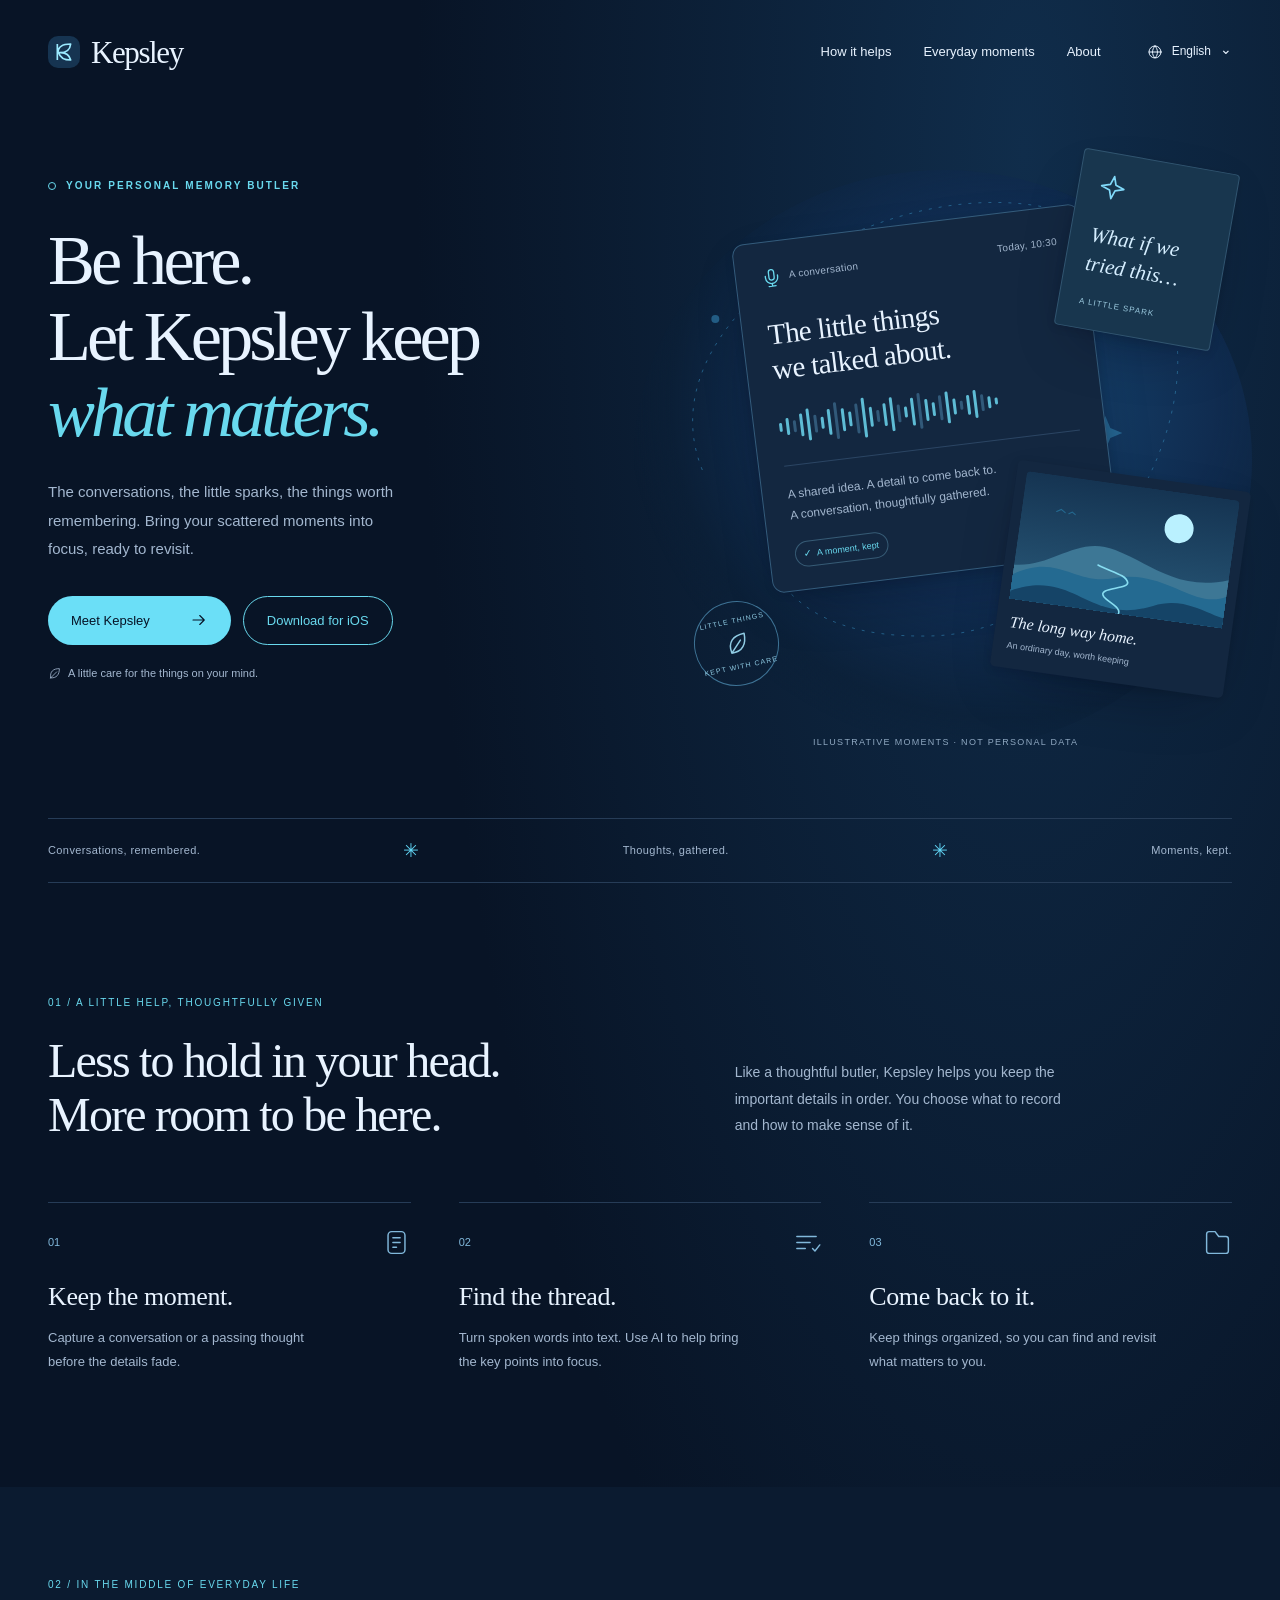
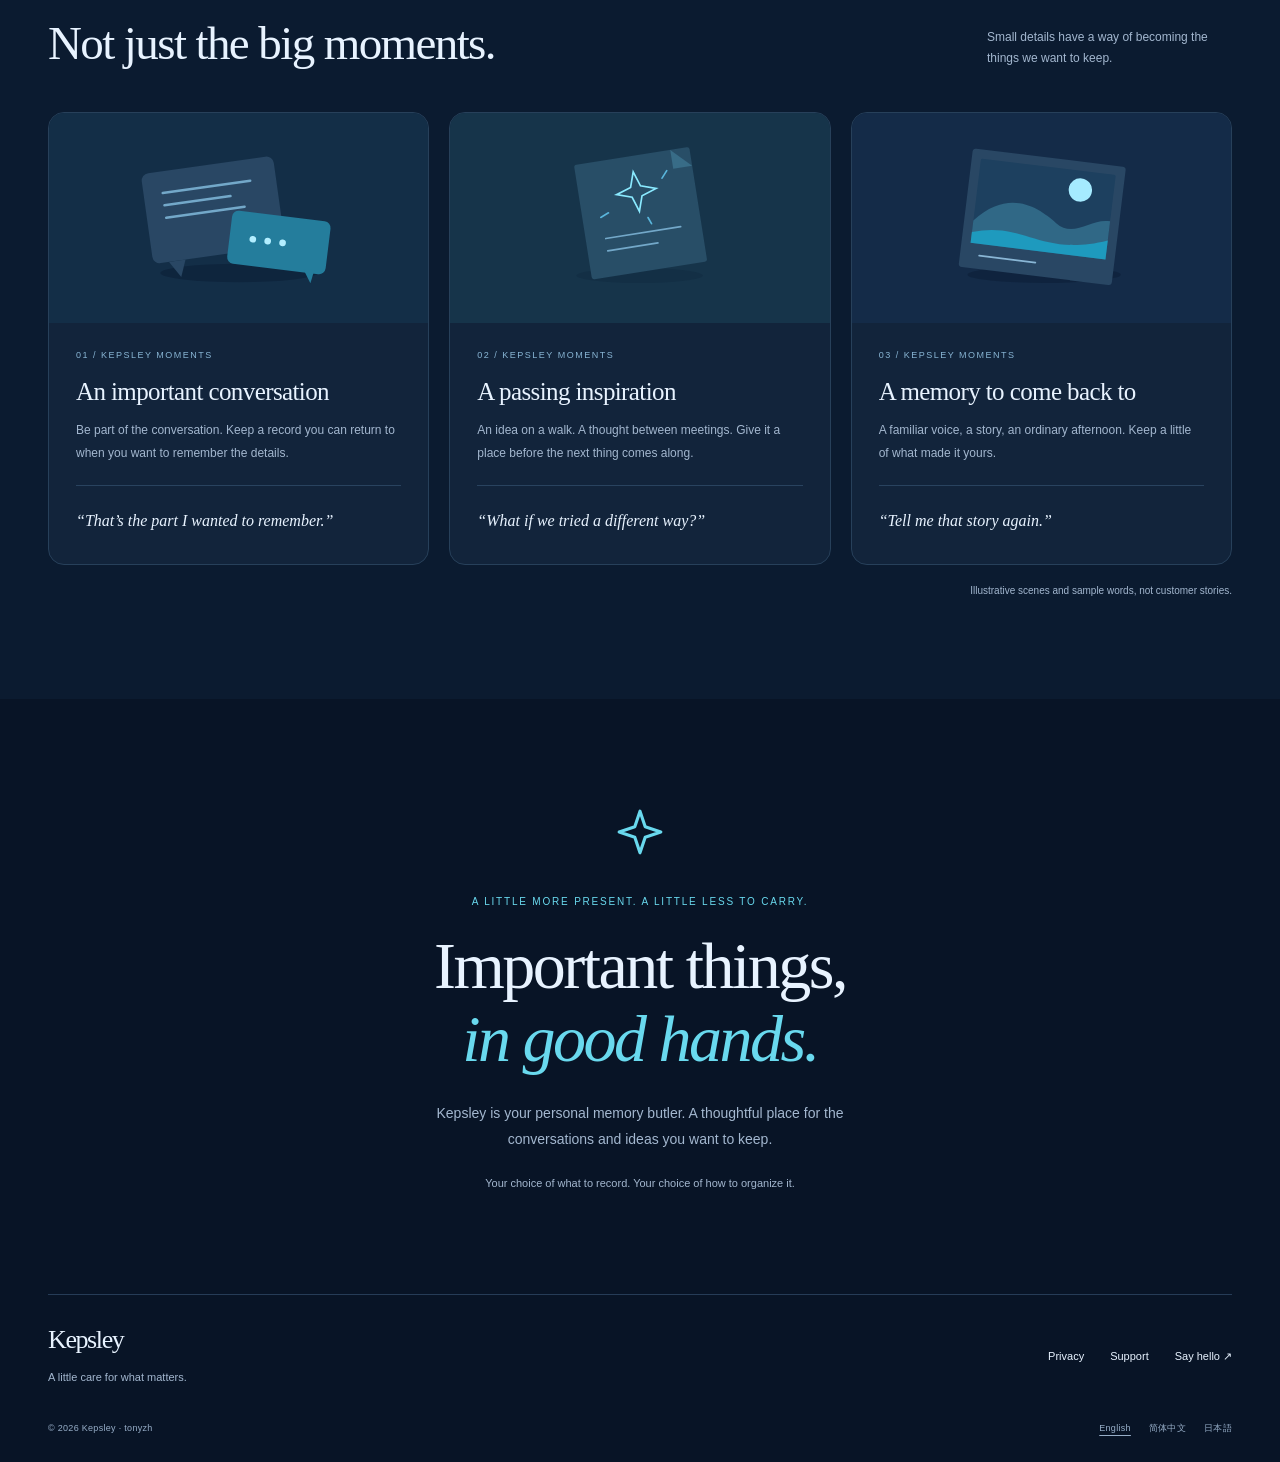
<file: site/index.html>
<!doctype html>
<html lang="en">
<head>
<meta charset="utf-8"><meta name="viewport" content="width=device-width,initial-scale=1">
<title>Your personal memory butler · Kepsley</title><meta name="description" content="Be here. Let Kepsley keep what matters. A little help to capture conversations, gather your thoughts, and return to the moments worth keeping.">
<meta name="theme-color" content="#081426"><link rel="canonical" href="https://www.kepsley.com/">
<link rel="alternate" hreflang="en" href="https://www.kepsley.com/"><link rel="alternate" hreflang="zh-Hans" href="https://www.kepsley.com/zh/"><link rel="alternate" hreflang="ja" href="https://www.kepsley.com/ja/"><link rel="alternate" hreflang="x-default" href="https://www.kepsley.com/">
<meta property="og:type" content="website"><meta property="og:site_name" content="Kepsley"><meta property="og:locale" content="en_GB">
<meta property="og:title" content="Your personal memory butler · Kepsley"><meta property="og:description" content="Be here. Let Kepsley keep what matters. A little help to capture conversations, gather your thoughts, and return to the moments worth keeping."><meta property="og:url" content="https://www.kepsley.com/">
<meta property="og:image" content="https://www.kepsley.com/assets/share.png"><meta property="og:image:width" content="1200"><meta property="og:image:height" content="630"><meta property="og:image:alt" content="Kepsley — Your personal memory butler">
<meta name="twitter:card" content="summary_large_image"><meta name="twitter:title" content="Your personal memory butler · Kepsley"><meta name="twitter:description" content="Be here. Let Kepsley keep what matters. A little help to capture conversations, gather your thoughts, and return to the moments worth keeping."><meta name="twitter:image" content="https://www.kepsley.com/assets/share.png">
<link rel="icon" type="image/svg+xml" href="assets/mark.svg"><link rel="stylesheet" href="assets/home.css">
</head>
<body class="home">
<a class="skip-link" href="#main">Skip to content</a>
<header class="site-header wrap"><a class="wordmark" href="./" aria-label="Kepsley home"><img src="assets/mark.svg" width="32" height="32" alt="">Kepsley</a><div class="header-right"><nav class="main-nav" aria-label="Kepsley home"><a href="#how">How it helps</a><a href="#moments">Everyday moments</a><a href="#about">About</a></nav><details class="languages"><summary aria-label="Choose language"><svg class="" viewBox="0 0 24 24" fill="none" stroke="currentColor" stroke-width="1.5" stroke-linecap="round" stroke-linejoin="round" aria-hidden="true"><circle cx="12" cy="12" r="9"/><path d="M3 12h18M12 3c5 5 5 13 0 18-5-5-5-13 0-18Z"/></svg>English</summary><nav class="language-list" aria-label="Choose language"><a href="./" lang="en" hreflang="en" aria-current="page">English</a><a href="zh/" lang="zh-Hans" hreflang="zh-Hans">简体中文</a><a href="ja/" lang="ja" hreflang="ja">日本語</a></nav></details></div></header>
<main id="main">
<section class="hero wrap" aria-labelledby="hero-title"><div class="hero-copy fade-in"><div class="eyebrow">Your personal memory butler</div><h1 id="hero-title"><span>Be here.</span><span>Let Kepsley keep</span><span><em>what matters.</em></span></h1><p class="hero-intro">The conversations, the little sparks, the things worth remembering. Bring your scattered moments into focus, ready to revisit.</p><div class="hero-actions"><a class="primary-link" href="#how">Meet Kepsley<svg class="" viewBox="0 0 24 24" fill="none" stroke="currentColor" stroke-width="1.5" stroke-linecap="round" stroke-linejoin="round" aria-hidden="true"><path d="M4 12h15m-6-6 6 6-6 6"/></svg></a><a class="download-link" href="https://apps.apple.com/app/id6817633126">Download for iOS</a></div><p class="quiet-note"><svg class="" viewBox="0 0 24 24" fill="none" stroke="currentColor" stroke-width="1.5" stroke-linecap="round" stroke-linejoin="round" aria-hidden="true"><path d="M5 20C3 8 10 3 21 3c0 11-5 18-16 17Zm0 0L16 9"/></svg>A little care for the things on your mind.</p></div>
<div class="memory-scene fade-in" role="img" aria-label="ILLUSTRATIVE MOMENTS · NOT PERSONAL DATA"><div class="halo" aria-hidden="true"></div><svg class="orbit" viewBox="0 0 550 520" fill="none" aria-hidden="true"><path d="M37 310C-30 145 266-20 435 66c173 88 30 409-173 410-69 1-112-16-139-45" stroke="#2E78A5" stroke-width="1" stroke-dasharray="3 7"/><circle cx="50" cy="159" r="4" fill="#2E78A5"/><path d="m440 256 5 12 12 5-12 5-5 12-5-12-12-5 12-5 5-12Z" fill="#2E78A5"/></svg>
<div class="memory-card conversation-card" aria-hidden="true"><div class="card-top"><span class="card-category"><svg class="" viewBox="0 0 24 24" fill="none" stroke="currentColor" stroke-width="1.5" stroke-linecap="round" stroke-linejoin="round" aria-hidden="true"><rect x="9" y="3" width="6" height="12" rx="3"/><path d="M5 10v2a7 7 0 0 0 14 0v-2M12 19v3m-4 0h8"/></svg>A conversation</span><span>Today, 10:30</span></div><h3>The little things<br>we talked about.</h3><div class="waveform"><i style="--h:9px"></i><i style="--h:17px"></i><i style="--h:12px"></i><i style="--h:23px"></i><i style="--h:32px"></i><i style="--h:18px"></i><i style="--h:12px"></i><i style="--h:26px"></i><i style="--h:37px"></i><i style="--h:23px"></i><i style="--h:15px"></i><i style="--h:30px"></i><i style="--h:40px"></i><i style="--h:20px"></i><i style="--h:12px"></i><i style="--h:23px"></i><i style="--h:34px"></i><i style="--h:18px"></i><i style="--h:11px"></i><i style="--h:28px"></i><i style="--h:36px"></i><i style="--h:22px"></i><i style="--h:14px"></i><i style="--h:25px"></i><i style="--h:32px"></i><i style="--h:16px"></i><i style="--h:9px"></i><i style="--h:20px"></i><i style="--h:28px"></i><i style="--h:17px"></i><i style="--h:12px"></i><i style="--h:7px"></i></div><div class="card-rule"></div><p class="card-copy">A shared idea. A detail to come back to.<br>A conversation, thoughtfully gathered.</p><span class="card-tag">A moment, kept</span></div>
<div class="memory-card idea-card" aria-hidden="true"><svg class="" viewBox="0 0 24 24" fill="none" stroke="currentColor" stroke-width="1.5" stroke-linecap="round" stroke-linejoin="round" aria-hidden="true"><path d="m12 2 2.5 7.5L22 12l-7.5 2.5L12 22l-2.5-7.5L2 12l7.5-2.5L12 2Z"/></svg><p>What if we<br>tried this…</p><small>A little spark</small></div>
<div class="memory-card postcard" aria-hidden="true"><img src="assets/memory-landscape.svg" width="400" height="240" alt=""><p>The long way home.</p><small>An ordinary day, worth keeping</small></div>
<div class="kept-stamp" aria-hidden="true"><span>Little things</span><svg class="" viewBox="0 0 24 24" fill="none" stroke="currentColor" stroke-width="1.5" stroke-linecap="round" stroke-linejoin="round" aria-hidden="true"><path d="M5 20C3 8 10 3 21 3c0 11-5 18-16 17Zm0 0L16 9"/></svg><span>Kept with care</span></div><p class="scene-label">ILLUSTRATIVE MOMENTS · NOT PERSONAL DATA</p></div></section>
<div class="intro-line wrap" aria-hidden="true"><span>Conversations, remembered.</span><span class="little-star">✳</span><span>Thoughts, gathered.</span><span class="little-star">✳</span><span>Moments, kept.</span></div>
<section class="section wrap" id="how" aria-labelledby="how-title"><div class="section-heading"><div><span class="section-kicker">01 / A little help, thoughtfully given</span><h2 id="how-title"><span>Less to hold in your head.</span><span>More room to be here.</span></h2></div><p>Like a thoughtful butler, Kepsley helps you keep the important details in order. You choose what to record and how to make sense of it.</p></div><div class="steps"><article class="step"><div class="step-top"><span>01</span><svg class="" viewBox="0 0 24 24" fill="none" stroke="currentColor" stroke-width="1.5" stroke-linecap="round" stroke-linejoin="round" aria-hidden="true"><rect x="5" y="3" width="14" height="18" rx="3"/><path d="M9 8h6M9 12h6M9 16h3"/></svg></div><h3>Keep the moment.</h3><p>Capture a conversation or a passing thought before the details fade.</p></article><article class="step"><div class="step-top"><span>02</span><svg class="" viewBox="0 0 24 24" fill="none" stroke="currentColor" stroke-width="1.5" stroke-linecap="round" stroke-linejoin="round" aria-hidden="true"><path d="M4 7h16M4 12h11M4 17h7m6 0 2 2 4-5"/></svg></div><h3>Find the thread.</h3><p>Turn spoken words into text. Use AI to help bring the key points into focus.</p></article><article class="step"><div class="step-top"><span>03</span><svg class="" viewBox="0 0 24 24" fill="none" stroke="currentColor" stroke-width="1.5" stroke-linecap="round" stroke-linejoin="round" aria-hidden="true"><path d="M3 7V5a2 2 0 0 1 2-2h5l3 4h6a2 2 0 0 1 2 2v10a2 2 0 0 1-2 2H5a2 2 0 0 1-2-2V7Z"/></svg></div><h3>Come back to it.</h3><p>Keep things organized, so you can find and revisit what matters to you.</p></article></div></section>
<section class="moments-section" id="moments" aria-labelledby="moments-title"><div class="wrap"><div class="moments-heading"><div><span class="section-kicker">02 / In the middle of everyday life</span><h2 id="moments-title">Not just the big moments.</h2></div><p>Small details have a way of becoming the things we want to keep.</p></div><div class="moments"><article class="moment"><div class="moment-art"><svg viewBox="0 0 300 180" fill="none" aria-hidden="true"><ellipse cx="150" cy="156" rx="94" ry="11" fill="#0A1D34" opacity=".5"/><g transform="rotate(-8 125 85)"><rect x="40" y="25" width="160" height="109" rx="9" fill="#294764"/><path d="m59 134 12 20 8-20" fill="#294764"/><path d="M63 51h106M63 66h80M63 81h95" stroke="#73A8C9" stroke-width="3" stroke-linecap="round"/></g><g transform="rotate(7 212 118)"><rect x="139" y="89" width="119" height="64" rx="8" fill="#247D9C"/><path d="m232 150 10 15 3-17" fill="#247D9C"/><circle cx="167" cy="121" r="4" fill="#B2EEFF"/><circle cx="185" cy="121" r="4" fill="#B2EEFF"/><circle cx="203" cy="121" r="4" fill="#B2EEFF"/></g></svg></div><div class="moment-body"><span class="moment-number">01 / KEPSLEY MOMENTS</span><h3>An important conversation</h3><p>Be part of the conversation. Keep a record you can return to when you want to remember the details.</p><div class="moment-example">“That’s the part I wanted to remember.”</div></div></article><article class="moment"><div class="moment-art"><svg viewBox="0 0 300 180" fill="none" aria-hidden="true"><ellipse cx="150" cy="159" rx="76" ry="9" fill="#102A40" opacity=".5"/><g transform="rotate(-9 150 90)"><rect x="82" y="15" width="140" height="139" rx="3" fill="#284E67"/><path d="m199 15 23 23h-23V15Z" fill="#386C87"/><path d="M106 108h91M106 123h61" stroke="#73A8C9" stroke-width="2" stroke-linecap="round"/><path d="m151 34 6 18 18 6-18 6-6 18-6-18-18-6 18-6 6-18Z" stroke="#8AEAFF" stroke-width="2"/><path d="M184 47l7-8m-77 39-10 4m56 9 3 8" stroke="#59B5DB" stroke-width="2" stroke-linecap="round"/></g></svg></div><div class="moment-body"><span class="moment-number">02 / KEPSLEY MOMENTS</span><h3>A passing inspiration</h3><p>An idea on a walk. A thought between meetings. Give it a place before the next thing comes along.</p><div class="moment-example">“What if we tried a different way?”</div></div></article><article class="moment"><div class="moment-art"><svg viewBox="0 0 300 180" fill="none" aria-hidden="true"><ellipse cx="153" cy="158" rx="92" ry="10" fill="#0A1D34" opacity=".5"/><g transform="rotate(7 150 90)"><rect x="58" y="17" width="185" height="143" rx="4" fill="#294764"/><rect x="69" y="28" width="163" height="102" rx="2" fill="#1D405F"/><circle cx="192" cy="51" r="14" fill="#A5EBFF"/><path d="M69 103c39-45 77-24 99-9 23 16 42-12 64-10v46H69Z" fill="#306886"/><path d="M69 117c60-21 86 20 163-10v23H69Z" fill="#1E9ABE"/><path d="M81 144h68" stroke="#89B6D5" stroke-width="2" stroke-linecap="round"/></g></svg></div><div class="moment-body"><span class="moment-number">03 / KEPSLEY MOMENTS</span><h3>A memory to come back to</h3><p>A familiar voice, a story, an ordinary afternoon. Keep a little of what made it yours.</p><div class="moment-example">“Tell me that story again.”</div></div></article></div><p class="examples-note">Illustrative scenes and sample words, not customer stories.</p></div></section>
<section class="closing wrap" id="about" aria-labelledby="about-title"><svg class="closing-mark" viewBox="0 0 24 24" fill="none" stroke="currentColor" stroke-width="1.5" stroke-linecap="round" stroke-linejoin="round" aria-hidden="true"><path d="m12 2 2.5 7.5L22 12l-7.5 2.5L12 22l-2.5-7.5L2 12l7.5-2.5L12 2Z"/></svg><span class="section-kicker">A little more present. A little less to carry.</span><h2 id="about-title">Important things,<br><em>in good hands.</em></h2><p>Kepsley is your personal memory butler. A thoughtful place for the conversations and ideas you want to keep.</p><p class="ownership">Your choice of what to record. Your choice of how to organize it.</p></section>
</main>
<footer class="site-footer wrap"><div class="footer-top"><div class="footer-brand"><a class="wordmark" href="./">Kepsley</a><p>A little care for what matters.</p></div><nav class="footer-links"><a href="privacy/">Privacy</a><a href="support/">Support</a><a href="mailto:otsgame@yahoo.com">Say hello ↗</a></nav></div><div class="footer-bottom"><span>© 2026 Kepsley · tonyzh</span><nav class="footer-languages" aria-label="Choose language"><a href="./" lang="en" hreflang="en" aria-current="page">English</a><a href="zh/" lang="zh-Hans" hreflang="zh-Hans">简体中文</a><a href="ja/" lang="ja" hreflang="ja">日本語</a></nav></div></footer>
</body>
</html>
</file>
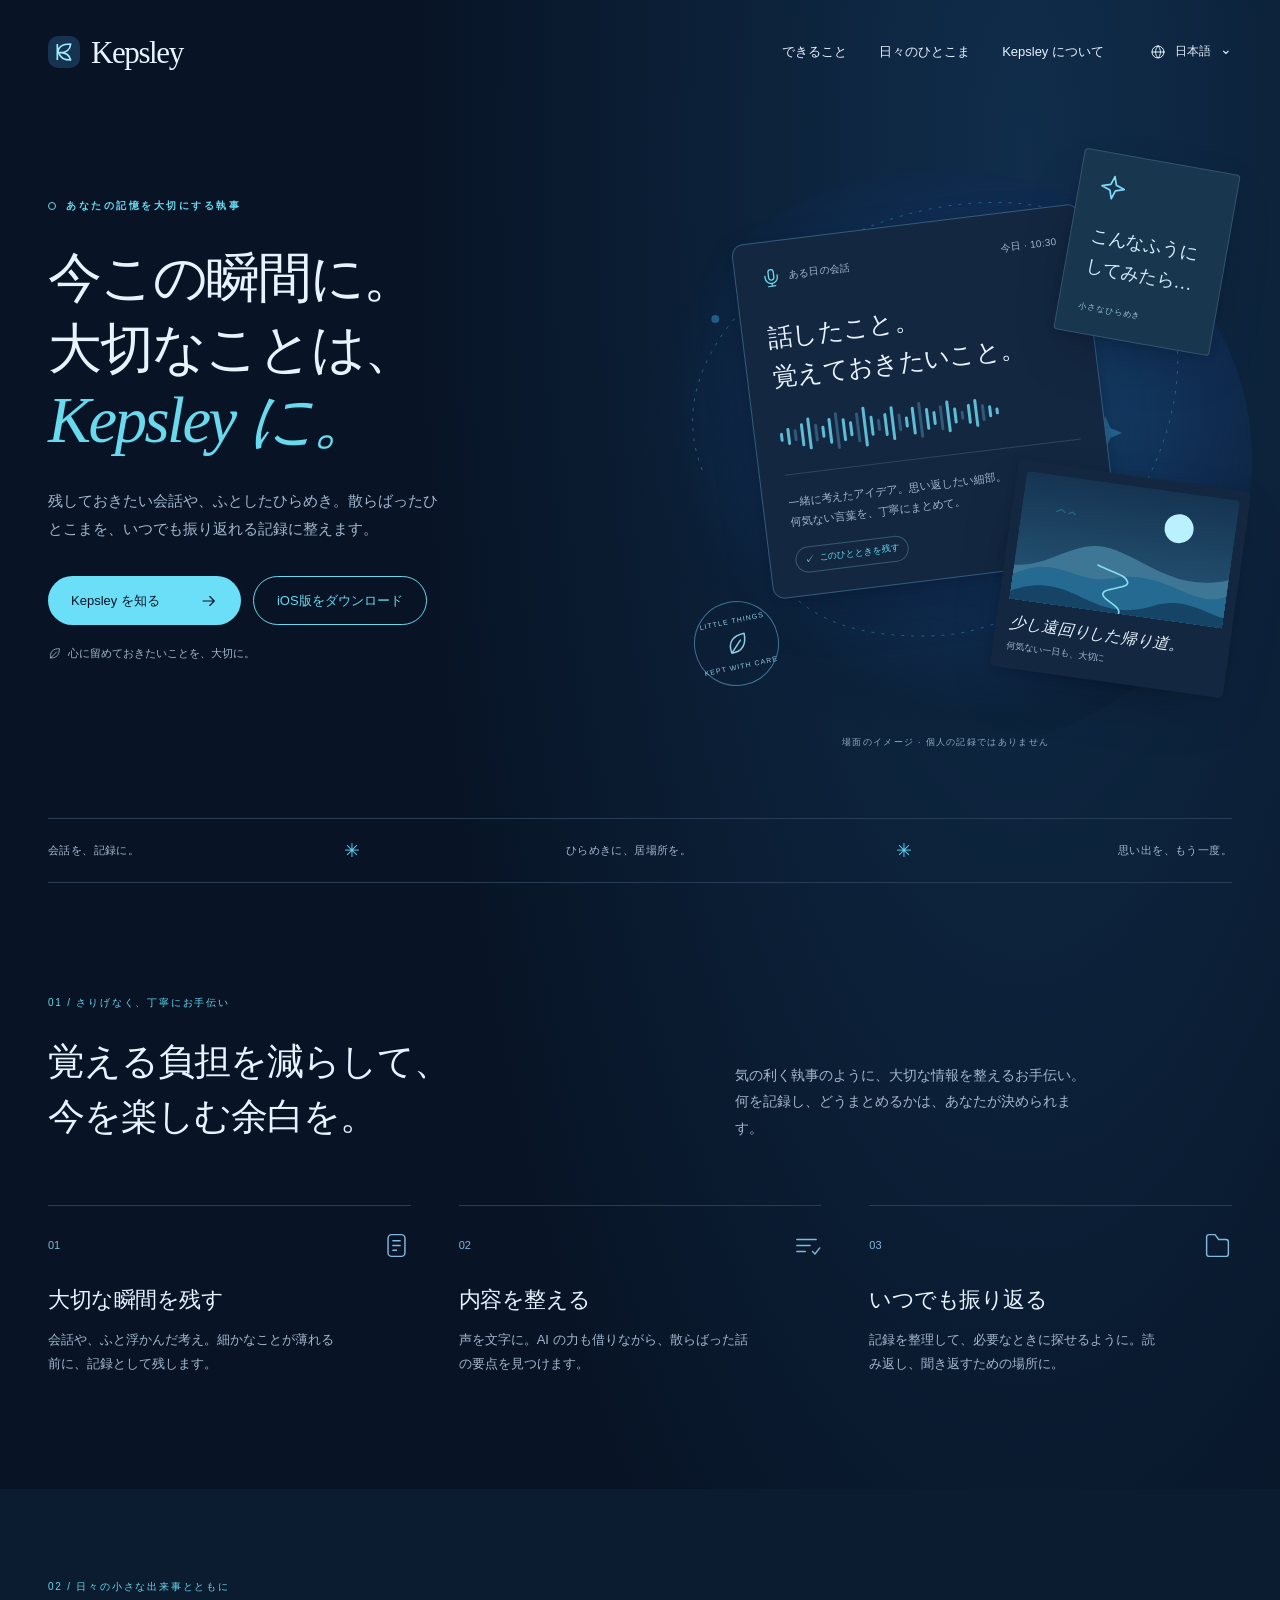
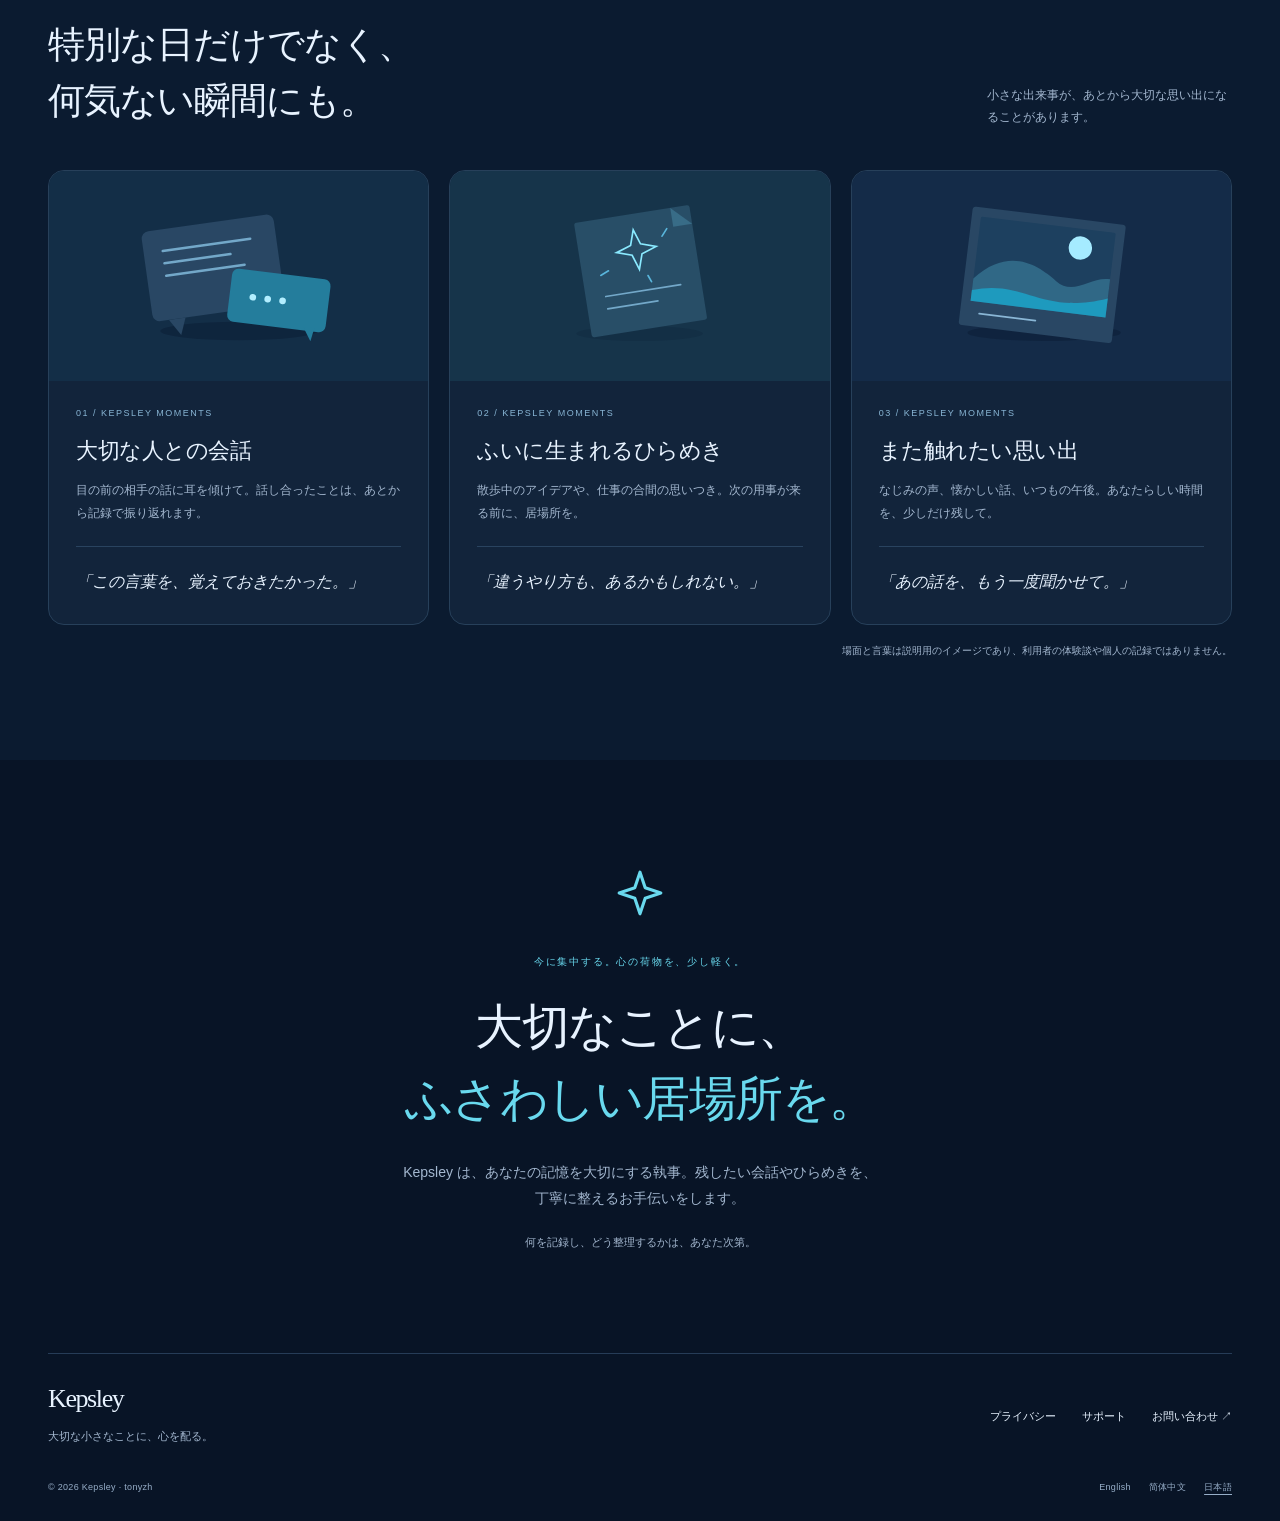
<file: site/ja/index.html>
<!doctype html>
<html lang="ja">
<head>
<meta charset="utf-8"><meta name="viewport" content="width=device-width,initial-scale=1">
<title>あなたの記憶を大切にする執事 · Kepsley</title><meta name="description" content="今この瞬間に、心を向けて。大切なことは Kepsley に。残したい会話やひらめきを、いつでも振り返れる記録に整えます。">
<meta name="theme-color" content="#081426"><link rel="canonical" href="https://www.kepsley.com/ja/">
<link rel="alternate" hreflang="en" href="https://www.kepsley.com/"><link rel="alternate" hreflang="zh-Hans" href="https://www.kepsley.com/zh/"><link rel="alternate" hreflang="ja" href="https://www.kepsley.com/ja/"><link rel="alternate" hreflang="x-default" href="https://www.kepsley.com/">
<meta property="og:type" content="website"><meta property="og:site_name" content="Kepsley"><meta property="og:locale" content="ja_JP">
<meta property="og:title" content="あなたの記憶を大切にする執事 · Kepsley"><meta property="og:description" content="今この瞬間に、心を向けて。大切なことは Kepsley に。残したい会話やひらめきを、いつでも振り返れる記録に整えます。"><meta property="og:url" content="https://www.kepsley.com/ja/">
<meta property="og:image" content="https://www.kepsley.com/assets/share.png"><meta property="og:image:width" content="1200"><meta property="og:image:height" content="630"><meta property="og:image:alt" content="Kepsley — あなたの記憶を大切にする執事">
<meta name="twitter:card" content="summary_large_image"><meta name="twitter:title" content="あなたの記憶を大切にする執事 · Kepsley"><meta name="twitter:description" content="今この瞬間に、心を向けて。大切なことは Kepsley に。残したい会話やひらめきを、いつでも振り返れる記録に整えます。"><meta name="twitter:image" content="https://www.kepsley.com/assets/share.png">
<link rel="icon" type="image/svg+xml" href="../assets/mark.svg"><link rel="stylesheet" href="../assets/home.css">
</head>
<body class="home">
<a class="skip-link" href="#main">本文へ移動</a>
<header class="site-header wrap"><a class="wordmark" href="./" aria-label="Kepsley ホーム"><img src="../assets/mark.svg" width="32" height="32" alt="">Kepsley</a><div class="header-right"><nav class="main-nav" aria-label="Kepsley ホーム"><a href="#how">できること</a><a href="#moments">日々のひとこま</a><a href="#about">Kepsley について</a></nav><details class="languages"><summary aria-label="言語を選択"><svg class="" viewBox="0 0 24 24" fill="none" stroke="currentColor" stroke-width="1.5" stroke-linecap="round" stroke-linejoin="round" aria-hidden="true"><circle cx="12" cy="12" r="9"/><path d="M3 12h18M12 3c5 5 5 13 0 18-5-5-5-13 0-18Z"/></svg>日本語</summary><nav class="language-list" aria-label="言語を選択"><a href="../" lang="en" hreflang="en">English</a><a href="../zh/" lang="zh-Hans" hreflang="zh-Hans">简体中文</a><a href="../ja/" lang="ja" hreflang="ja" aria-current="page">日本語</a></nav></details></div></header>
<main id="main">
<section class="hero wrap" aria-labelledby="hero-title"><div class="hero-copy fade-in"><div class="eyebrow">あなたの記憶を大切にする執事</div><h1 id="hero-title"><span>今この瞬間に。</span><span>大切なことは、</span><span><em>Kepsley に。</em></span></h1><p class="hero-intro">残しておきたい会話や、ふとしたひらめき。散らばったひとこまを、いつでも振り返れる記録に整えます。</p><div class="hero-actions"><a class="primary-link" href="#how">Kepsley を知る<svg class="" viewBox="0 0 24 24" fill="none" stroke="currentColor" stroke-width="1.5" stroke-linecap="round" stroke-linejoin="round" aria-hidden="true"><path d="M4 12h15m-6-6 6 6-6 6"/></svg></a><a class="download-link" href="https://apps.apple.com/app/id6817633126">iOS版をダウンロード</a></div><p class="quiet-note"><svg class="" viewBox="0 0 24 24" fill="none" stroke="currentColor" stroke-width="1.5" stroke-linecap="round" stroke-linejoin="round" aria-hidden="true"><path d="M5 20C3 8 10 3 21 3c0 11-5 18-16 17Zm0 0L16 9"/></svg>心に留めておきたいことを、大切に。</p></div>
<div class="memory-scene fade-in" role="img" aria-label="場面のイメージ · 個人の記録ではありません"><div class="halo" aria-hidden="true"></div><svg class="orbit" viewBox="0 0 550 520" fill="none" aria-hidden="true"><path d="M37 310C-30 145 266-20 435 66c173 88 30 409-173 410-69 1-112-16-139-45" stroke="#2E78A5" stroke-width="1" stroke-dasharray="3 7"/><circle cx="50" cy="159" r="4" fill="#2E78A5"/><path d="m440 256 5 12 12 5-12 5-5 12-5-12-12-5 12-5 5-12Z" fill="#2E78A5"/></svg>
<div class="memory-card conversation-card" aria-hidden="true"><div class="card-top"><span class="card-category"><svg class="" viewBox="0 0 24 24" fill="none" stroke="currentColor" stroke-width="1.5" stroke-linecap="round" stroke-linejoin="round" aria-hidden="true"><rect x="9" y="3" width="6" height="12" rx="3"/><path d="M5 10v2a7 7 0 0 0 14 0v-2M12 19v3m-4 0h8"/></svg>ある日の会話</span><span>今日 · 10:30</span></div><h3>話したこと。<br>覚えておきたいこと。</h3><div class="waveform"><i style="--h:9px"></i><i style="--h:17px"></i><i style="--h:12px"></i><i style="--h:23px"></i><i style="--h:32px"></i><i style="--h:18px"></i><i style="--h:12px"></i><i style="--h:26px"></i><i style="--h:37px"></i><i style="--h:23px"></i><i style="--h:15px"></i><i style="--h:30px"></i><i style="--h:40px"></i><i style="--h:20px"></i><i style="--h:12px"></i><i style="--h:23px"></i><i style="--h:34px"></i><i style="--h:18px"></i><i style="--h:11px"></i><i style="--h:28px"></i><i style="--h:36px"></i><i style="--h:22px"></i><i style="--h:14px"></i><i style="--h:25px"></i><i style="--h:32px"></i><i style="--h:16px"></i><i style="--h:9px"></i><i style="--h:20px"></i><i style="--h:28px"></i><i style="--h:17px"></i><i style="--h:12px"></i><i style="--h:7px"></i></div><div class="card-rule"></div><p class="card-copy">一緒に考えたアイデア。思い返したい細部。<br>何気ない言葉を、丁寧にまとめて。</p><span class="card-tag">このひとときを残す</span></div>
<div class="memory-card idea-card" aria-hidden="true"><svg class="" viewBox="0 0 24 24" fill="none" stroke="currentColor" stroke-width="1.5" stroke-linecap="round" stroke-linejoin="round" aria-hidden="true"><path d="m12 2 2.5 7.5L22 12l-7.5 2.5L12 22l-2.5-7.5L2 12l7.5-2.5L12 2Z"/></svg><p>こんなふうに<br>してみたら…</p><small>小さなひらめき</small></div>
<div class="memory-card postcard" aria-hidden="true"><img src="../assets/memory-landscape.svg" width="400" height="240" alt=""><p>少し遠回りした帰り道。</p><small>何気ない一日も、大切に</small></div>
<div class="kept-stamp" aria-hidden="true"><span>LITTLE THINGS</span><svg class="" viewBox="0 0 24 24" fill="none" stroke="currentColor" stroke-width="1.5" stroke-linecap="round" stroke-linejoin="round" aria-hidden="true"><path d="M5 20C3 8 10 3 21 3c0 11-5 18-16 17Zm0 0L16 9"/></svg><span>KEPT WITH CARE</span></div><p class="scene-label">場面のイメージ · 個人の記録ではありません</p></div></section>
<div class="intro-line wrap" aria-hidden="true"><span>会話を、記録に。</span><span class="little-star">✳</span><span>ひらめきに、居場所を。</span><span class="little-star">✳</span><span>思い出を、もう一度。</span></div>
<section class="section wrap" id="how" aria-labelledby="how-title"><div class="section-heading"><div><span class="section-kicker">01 / さりげなく、丁寧にお手伝い</span><h2 id="how-title"><span>覚える負担を減らして、</span><span>今を楽しむ余白を。</span></h2></div><p>気の利く執事のように、大切な情報を整えるお手伝い。何を記録し、どうまとめるかは、あなたが決められます。</p></div><div class="steps"><article class="step"><div class="step-top"><span>01</span><svg class="" viewBox="0 0 24 24" fill="none" stroke="currentColor" stroke-width="1.5" stroke-linecap="round" stroke-linejoin="round" aria-hidden="true"><rect x="5" y="3" width="14" height="18" rx="3"/><path d="M9 8h6M9 12h6M9 16h3"/></svg></div><h3>大切な瞬間を残す</h3><p>会話や、ふと浮かんだ考え。細かなことが薄れる前に、記録として残します。</p></article><article class="step"><div class="step-top"><span>02</span><svg class="" viewBox="0 0 24 24" fill="none" stroke="currentColor" stroke-width="1.5" stroke-linecap="round" stroke-linejoin="round" aria-hidden="true"><path d="M4 7h16M4 12h11M4 17h7m6 0 2 2 4-5"/></svg></div><h3>内容を整える</h3><p>声を文字に。AI の力も借りながら、散らばった話の要点を見つけます。</p></article><article class="step"><div class="step-top"><span>03</span><svg class="" viewBox="0 0 24 24" fill="none" stroke="currentColor" stroke-width="1.5" stroke-linecap="round" stroke-linejoin="round" aria-hidden="true"><path d="M3 7V5a2 2 0 0 1 2-2h5l3 4h6a2 2 0 0 1 2 2v10a2 2 0 0 1-2 2H5a2 2 0 0 1-2-2V7Z"/></svg></div><h3>いつでも振り返る</h3><p>記録を整理して、必要なときに探せるように。読み返し、聞き返すための場所に。</p></article></div></section>
<section class="moments-section" id="moments" aria-labelledby="moments-title"><div class="wrap"><div class="moments-heading"><div><span class="section-kicker">02 / 日々の小さな出来事とともに</span><h2 id="moments-title">特別な日だけでなく、<br>何気ない瞬間にも。</h2></div><p>小さな出来事が、あとから大切な思い出になることがあります。</p></div><div class="moments"><article class="moment"><div class="moment-art"><svg viewBox="0 0 300 180" fill="none" aria-hidden="true"><ellipse cx="150" cy="156" rx="94" ry="11" fill="#0A1D34" opacity=".5"/><g transform="rotate(-8 125 85)"><rect x="40" y="25" width="160" height="109" rx="9" fill="#294764"/><path d="m59 134 12 20 8-20" fill="#294764"/><path d="M63 51h106M63 66h80M63 81h95" stroke="#73A8C9" stroke-width="3" stroke-linecap="round"/></g><g transform="rotate(7 212 118)"><rect x="139" y="89" width="119" height="64" rx="8" fill="#247D9C"/><path d="m232 150 10 15 3-17" fill="#247D9C"/><circle cx="167" cy="121" r="4" fill="#B2EEFF"/><circle cx="185" cy="121" r="4" fill="#B2EEFF"/><circle cx="203" cy="121" r="4" fill="#B2EEFF"/></g></svg></div><div class="moment-body"><span class="moment-number">01 / KEPSLEY MOMENTS</span><h3>大切な人との会話</h3><p>目の前の相手の話に耳を傾けて。話し合ったことは、あとから記録で振り返れます。</p><div class="moment-example">「この言葉を、覚えておきたかった。」</div></div></article><article class="moment"><div class="moment-art"><svg viewBox="0 0 300 180" fill="none" aria-hidden="true"><ellipse cx="150" cy="159" rx="76" ry="9" fill="#102A40" opacity=".5"/><g transform="rotate(-9 150 90)"><rect x="82" y="15" width="140" height="139" rx="3" fill="#284E67"/><path d="m199 15 23 23h-23V15Z" fill="#386C87"/><path d="M106 108h91M106 123h61" stroke="#73A8C9" stroke-width="2" stroke-linecap="round"/><path d="m151 34 6 18 18 6-18 6-6 18-6-18-18-6 18-6 6-18Z" stroke="#8AEAFF" stroke-width="2"/><path d="M184 47l7-8m-77 39-10 4m56 9 3 8" stroke="#59B5DB" stroke-width="2" stroke-linecap="round"/></g></svg></div><div class="moment-body"><span class="moment-number">02 / KEPSLEY MOMENTS</span><h3>ふいに生まれるひらめき</h3><p>散歩中のアイデアや、仕事の合間の思いつき。次の用事が来る前に、居場所を。</p><div class="moment-example">「違うやり方も、あるかもしれない。」</div></div></article><article class="moment"><div class="moment-art"><svg viewBox="0 0 300 180" fill="none" aria-hidden="true"><ellipse cx="153" cy="158" rx="92" ry="10" fill="#0A1D34" opacity=".5"/><g transform="rotate(7 150 90)"><rect x="58" y="17" width="185" height="143" rx="4" fill="#294764"/><rect x="69" y="28" width="163" height="102" rx="2" fill="#1D405F"/><circle cx="192" cy="51" r="14" fill="#A5EBFF"/><path d="M69 103c39-45 77-24 99-9 23 16 42-12 64-10v46H69Z" fill="#306886"/><path d="M69 117c60-21 86 20 163-10v23H69Z" fill="#1E9ABE"/><path d="M81 144h68" stroke="#89B6D5" stroke-width="2" stroke-linecap="round"/></g></svg></div><div class="moment-body"><span class="moment-number">03 / KEPSLEY MOMENTS</span><h3>また触れたい思い出</h3><p>なじみの声、懐かしい話、いつもの午後。あなたらしい時間を、少しだけ残して。</p><div class="moment-example">「あの話を、もう一度聞かせて。」</div></div></article></div><p class="examples-note">場面と言葉は説明用のイメージであり、利用者の体験談や個人の記録ではありません。</p></div></section>
<section class="closing wrap" id="about" aria-labelledby="about-title"><svg class="closing-mark" viewBox="0 0 24 24" fill="none" stroke="currentColor" stroke-width="1.5" stroke-linecap="round" stroke-linejoin="round" aria-hidden="true"><path d="m12 2 2.5 7.5L22 12l-7.5 2.5L12 22l-2.5-7.5L2 12l7.5-2.5L12 2Z"/></svg><span class="section-kicker">今に集中する。心の荷物を、少し軽く。</span><h2 id="about-title">大切なことに、<br><em>ふさわしい居場所を。</em></h2><p>Kepsley は、あなたの記憶を大切にする執事。残したい会話やひらめきを、丁寧に整えるお手伝いをします。</p><p class="ownership">何を記録し、どう整理するかは、あなた次第。</p></section>
</main>
<footer class="site-footer wrap"><div class="footer-top"><div class="footer-brand"><a class="wordmark" href="./">Kepsley</a><p>大切な小さなことに、心を配る。</p></div><nav class="footer-links"><a href="privacy/">プライバシー</a><a href="support/">サポート</a><a href="mailto:otsgame@yahoo.com">お問い合わせ ↗</a></nav></div><div class="footer-bottom"><span>© 2026 Kepsley · tonyzh</span><nav class="footer-languages" aria-label="言語を選択"><a href="../" lang="en" hreflang="en">English</a><a href="../zh/" lang="zh-Hans" hreflang="zh-Hans">简体中文</a><a href="../ja/" lang="ja" hreflang="ja" aria-current="page">日本語</a></nav></div></footer>
</body>
</html>
</file>
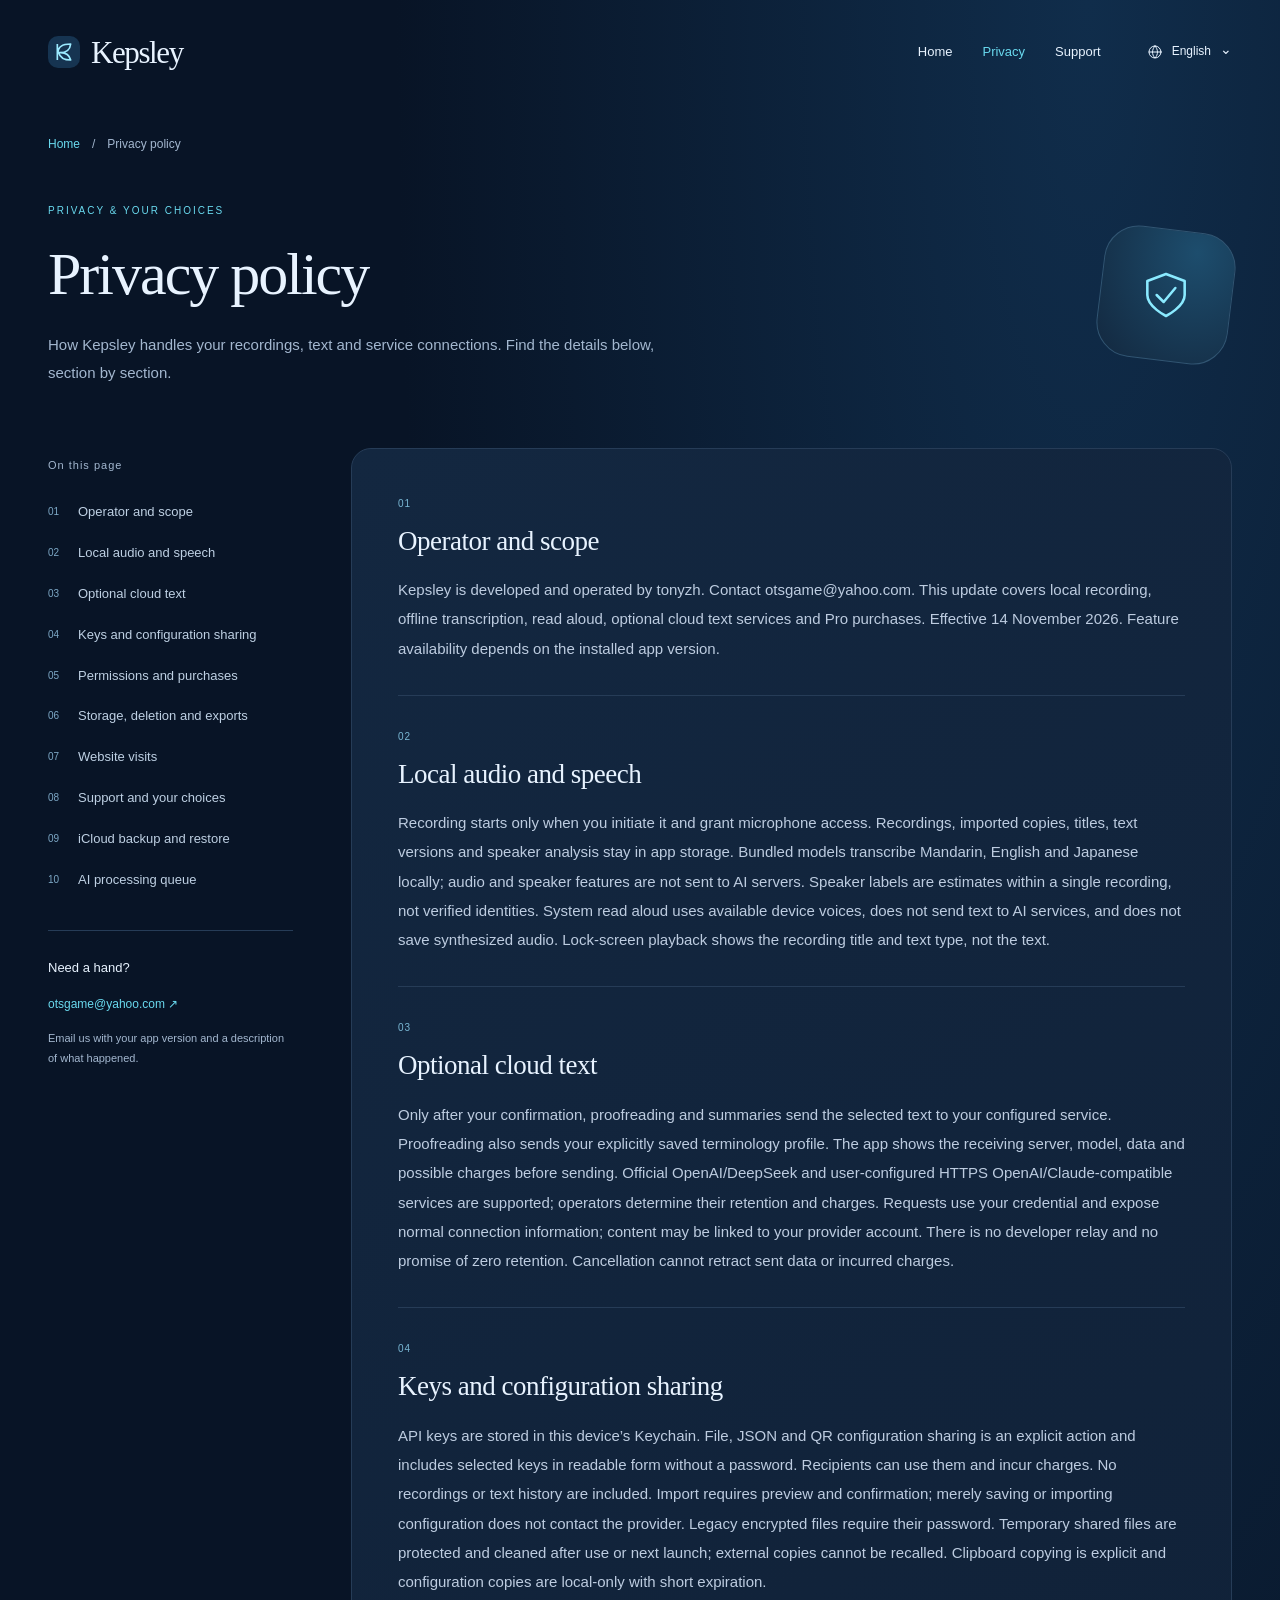
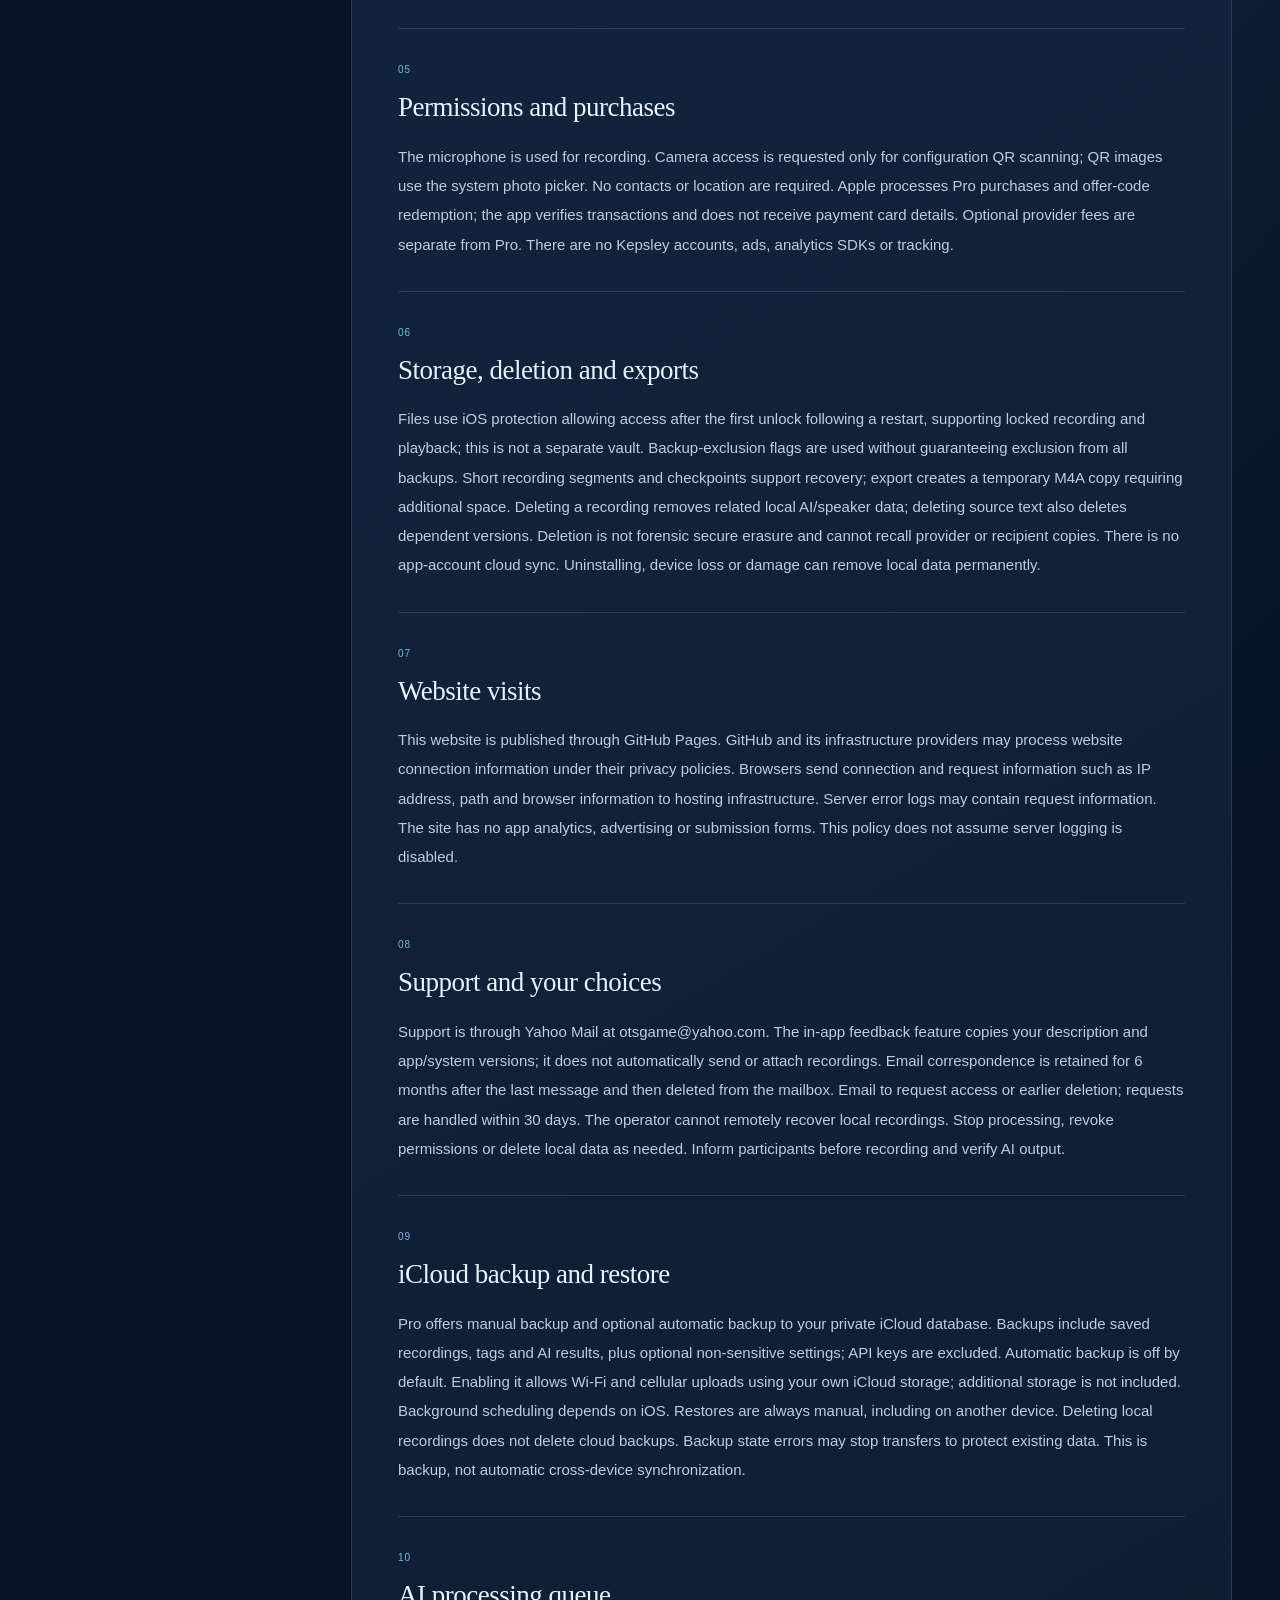
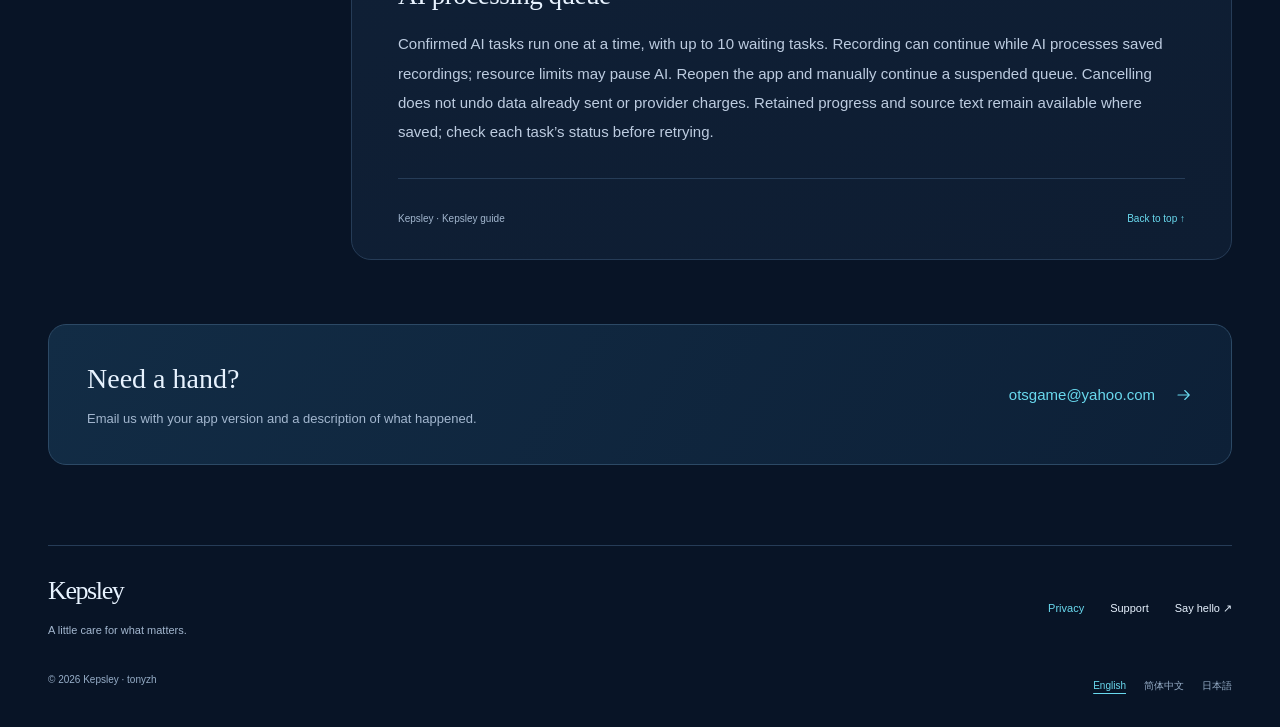
<file: site/privacy/index.html>
<!doctype html>
<html lang="en">
<head>
<meta charset="utf-8"><meta name="viewport" content="width=device-width,initial-scale=1">
<title>Privacy policy · Kepsley</title><meta name="description" content="How Kepsley handles your recordings, text and service connections. Find the details below, section by section."><meta name="theme-color" content="#081426">
<link rel="canonical" href="https://www.kepsley.com/privacy/"><link rel="alternate" hreflang="en" href="https://www.kepsley.com/privacy/"><link rel="alternate" hreflang="zh-Hans" href="https://www.kepsley.com/zh/privacy/"><link rel="alternate" hreflang="ja" href="https://www.kepsley.com/ja/privacy/"><link rel="alternate" hreflang="x-default" href="https://www.kepsley.com/privacy/">
<meta property="og:type" content="website"><meta property="og:site_name" content="Kepsley"><meta property="og:locale" content="en_GB"><meta property="og:title" content="Privacy policy · Kepsley"><meta property="og:description" content="How Kepsley handles your recordings, text and service connections. Find the details below, section by section."><meta property="og:url" content="https://www.kepsley.com/privacy/"><meta property="og:image" content="https://www.kepsley.com/assets/share.png"><meta name="twitter:card" content="summary_large_image">
<link rel="icon" type="image/svg+xml" href="../assets/mark.svg"><link rel="stylesheet" href="../assets/documents.css">
</head>
<body class="document-page privacy-page" id="top">
<a class="skip-link" href="#main">Skip to content</a>
<header class="site-header wrap"><a class="wordmark" href="../" aria-label="Kepsley home"><img src="../assets/mark.svg" width="32" height="32" alt="">Kepsley</a><div class="header-right"><nav class="main-nav" aria-label="Page navigation"><a href="../">Home</a><a href="./" aria-current="page">Privacy</a><a href="../support/">Support</a></nav><details class="languages"><summary aria-label="Choose language"><svg class="" viewBox="0 0 24 24" fill="none" stroke="currentColor" stroke-width="1.5" stroke-linecap="round" stroke-linejoin="round" aria-hidden="true"><circle cx="12" cy="12" r="9"/><path d="M3 12h18M12 3c5 5 5 13 0 18-5-5-5-13 0-18Z"/></svg>English</summary><nav class="language-list" aria-label="Choose language"><a href="../privacy/" lang="en" hreflang="en" aria-current="page">English</a><a href="../zh/privacy/" lang="zh-Hans" hreflang="zh-Hans">简体中文</a><a href="../ja/privacy/" lang="ja" hreflang="ja">日本語</a></nav></details></div></header>
<main id="main" class="wrap">
<nav class="breadcrumb" aria-label="Page navigation"><a href="../">Home</a><span aria-hidden="true">/</span><span aria-current="page">Privacy policy</span></nav>
<div class="document-hero"><div><span class="eyebrow">Privacy & your choices</span><h1>Privacy policy</h1><p class="document-intro">How Kepsley handles your recordings, text and service connections. Find the details below, section by section.</p></div><div class="hero-symbol"><svg viewBox="0 0 24 24" fill="none" stroke="currentColor" stroke-width="1.1" stroke-linecap="round" stroke-linejoin="round" aria-hidden="true"><path d="M12 3 4 6v6c0 5 8 9 8 9s8-4 8-9V6l-8-3Z"/><path d="m8 12 3 3 5-6"/></svg></div></div>
<details class="mobile-index"><summary>On this page<span aria-hidden="true">＋</span></summary><nav aria-label="On this page"><a href="#section-01"><span>01</span>Operator and scope</a><a href="#section-02"><span>02</span>Local audio and speech</a><a href="#section-03"><span>03</span>Optional cloud text</a><a href="#section-04"><span>04</span>Keys and configuration sharing</a><a href="#section-05"><span>05</span>Permissions and purchases</a><a href="#section-06"><span>06</span>Storage, deletion and exports</a><a href="#section-07"><span>07</span>Website visits</a><a href="#section-08"><span>08</span>Support and your choices</a><a href="#section-09"><span>09</span>iCloud backup and restore</a><a href="#section-10"><span>10</span>AI processing queue</a></nav></details>
<div class="document-layout"><aside class="sidebar"><nav class="document-index" aria-label="On this page"><span class="index-title">On this page</span><a href="#section-01"><span>01</span>Operator and scope</a><a href="#section-02"><span>02</span>Local audio and speech</a><a href="#section-03"><span>03</span>Optional cloud text</a><a href="#section-04"><span>04</span>Keys and configuration sharing</a><a href="#section-05"><span>05</span>Permissions and purchases</a><a href="#section-06"><span>06</span>Storage, deletion and exports</a><a href="#section-07"><span>07</span>Website visits</a><a href="#section-08"><span>08</span>Support and your choices</a><a href="#section-09"><span>09</span>iCloud backup and restore</a><a href="#section-10"><span>10</span>AI processing queue</a></nav><div class="sidebar-contact"><span class="contact-heading">Need a hand?</span><a href="mailto:otsgame@yahoo.com">otsgame@yahoo.com ↗</a><p>Email us with your app version and a description of what happened.</p></div></aside><article class="document-content" aria-label="Privacy policy"><section class="doc-section" id="section-01" aria-labelledby="heading-01"><span class="section-number" aria-hidden="true">01</span><h2 id="heading-01">Operator and scope</h2><p>Kepsley is developed and operated by tonyzh. Contact otsgame@yahoo.com. This update covers local recording, offline transcription, read aloud, optional cloud text services and Pro purchases. Effective 14 November 2026. Feature availability depends on the installed app version.</p></section>
<section class="doc-section" id="section-02" aria-labelledby="heading-02"><span class="section-number" aria-hidden="true">02</span><h2 id="heading-02">Local audio and speech</h2><p>Recording starts only when you initiate it and grant microphone access. Recordings, imported copies, titles, text versions and speaker analysis stay in app storage. Bundled models transcribe Mandarin, English and Japanese locally; audio and speaker features are not sent to AI servers. Speaker labels are estimates within a single recording, not verified identities. System read aloud uses available device voices, does not send text to AI services, and does not save synthesized audio. Lock-screen playback shows the recording title and text type, not the text.</p></section>
<section class="doc-section" id="section-03" aria-labelledby="heading-03"><span class="section-number" aria-hidden="true">03</span><h2 id="heading-03">Optional cloud text</h2><p>Only after your confirmation, proofreading and summaries send the selected text to your configured service. Proofreading also sends your explicitly saved terminology profile. The app shows the receiving server, model, data and possible charges before sending. Official OpenAI/DeepSeek and user-configured HTTPS OpenAI/Claude-compatible services are supported; operators determine their retention and charges. Requests use your credential and expose normal connection information; content may be linked to your provider account. There is no developer relay and no promise of zero retention. Cancellation cannot retract sent data or incurred charges.</p></section>
<section class="doc-section" id="section-04" aria-labelledby="heading-04"><span class="section-number" aria-hidden="true">04</span><h2 id="heading-04">Keys and configuration sharing</h2><p>API keys are stored in this device’s Keychain. File, JSON and QR configuration sharing is an explicit action and includes selected keys in readable form without a password. Recipients can use them and incur charges. No recordings or text history are included. Import requires preview and confirmation; merely saving or importing configuration does not contact the provider. Legacy encrypted files require their password. Temporary shared files are protected and cleaned after use or next launch; external copies cannot be recalled. Clipboard copying is explicit and configuration copies are local-only with short expiration.</p></section>
<section class="doc-section" id="section-05" aria-labelledby="heading-05"><span class="section-number" aria-hidden="true">05</span><h2 id="heading-05">Permissions and purchases</h2><p>The microphone is used for recording. Camera access is requested only for configuration QR scanning; QR images use the system photo picker. No contacts or location are required. Apple processes Pro purchases and offer-code redemption; the app verifies transactions and does not receive payment card details. Optional provider fees are separate from Pro. There are no Kepsley accounts, ads, analytics SDKs or tracking.</p></section>
<section class="doc-section" id="section-06" aria-labelledby="heading-06"><span class="section-number" aria-hidden="true">06</span><h2 id="heading-06">Storage, deletion and exports</h2><p>Files use iOS protection allowing access after the first unlock following a restart, supporting locked recording and playback; this is not a separate vault. Backup-exclusion flags are used without guaranteeing exclusion from all backups. Short recording segments and checkpoints support recovery; export creates a temporary M4A copy requiring additional space. Deleting a recording removes related local AI/speaker data; deleting source text also deletes dependent versions. Deletion is not forensic secure erasure and cannot recall provider or recipient copies. There is no app-account cloud sync. Uninstalling, device loss or damage can remove local data permanently.</p></section>
<section class="doc-section" id="section-07" aria-labelledby="heading-07"><span class="section-number" aria-hidden="true">07</span><h2 id="heading-07">Website visits</h2><p>This website is published through GitHub Pages. GitHub and its infrastructure providers may process website connection information under their privacy policies. Browsers send connection and request information such as IP address, path and browser information to hosting infrastructure. Server error logs may contain request information. The site has no app analytics, advertising or submission forms. This policy does not assume server logging is disabled.</p></section>
<section class="doc-section" id="section-08" aria-labelledby="heading-08"><span class="section-number" aria-hidden="true">08</span><h2 id="heading-08">Support and your choices</h2><p>Support is through Yahoo Mail at otsgame@yahoo.com. The in-app feedback feature copies your description and app/system versions; it does not automatically send or attach recordings. Email correspondence is retained for 6 months after the last message and then deleted from the mailbox. Email to request access or earlier deletion; requests are handled within 30 days. The operator cannot remotely recover local recordings. Stop processing, revoke permissions or delete local data as needed. Inform participants before recording and verify AI output.</p></section>
<section class="doc-section" id="section-09" aria-labelledby="heading-09"><span class="section-number" aria-hidden="true">09</span><h2 id="heading-09">iCloud backup and restore</h2><p>Pro offers manual backup and optional automatic backup to your private iCloud database. Backups include saved recordings, tags and AI results, plus optional non-sensitive settings; API keys are excluded. Automatic backup is off by default. Enabling it allows Wi-Fi and cellular uploads using your own iCloud storage; additional storage is not included. Background scheduling depends on iOS. Restores are always manual, including on another device. Deleting local recordings does not delete cloud backups. Backup state errors may stop transfers to protect existing data. This is backup, not automatic cross-device synchronization.</p></section>
<section class="doc-section" id="section-10" aria-labelledby="heading-10"><span class="section-number" aria-hidden="true">10</span><h2 id="heading-10">AI processing queue</h2><p>Confirmed AI tasks run one at a time, with up to 10 waiting tasks. Recording can continue while AI processes saved recordings; resource limits may pause AI. Reopen the app and manually continue a suspended queue. Cancelling does not undo data already sent or provider charges. Retained progress and source text remain available where saved; check each task’s status before retrying.</p></section><div class="document-end"><span>Kepsley · Kepsley guide</span><a href="#top">Back to top ↑</a></div></article></div>
<section class="contact-panel" aria-labelledby="contact-title"><div><h2 id="contact-title">Need a hand?</h2><p>Email us with your app version and a description of what happened.</p></div><a class="contact-address" href="mailto:otsgame@yahoo.com">otsgame@yahoo.com <svg class="" viewBox="0 0 24 24" fill="none" stroke="currentColor" stroke-width="1.5" stroke-linecap="round" stroke-linejoin="round" aria-hidden="true"><path d="M4 12h15m-6-6 6 6-6 6"/></svg></a></section>
</main>
<footer class="site-footer wrap"><div class="footer-top"><div class="footer-brand"><a class="wordmark" href="../">Kepsley</a><p>A little care for what matters.</p></div><nav class="footer-links"><a href="./" aria-current="page">Privacy</a><a href="../support/">Support</a><a href="mailto:otsgame@yahoo.com">Say hello ↗</a></nav></div><div class="footer-bottom"><span>© 2026 Kepsley · tonyzh</span><nav class="footer-languages" aria-label="Choose language"><a href="../privacy/" lang="en" hreflang="en" aria-current="page">English</a><a href="../zh/privacy/" lang="zh-Hans" hreflang="zh-Hans">简体中文</a><a href="../ja/privacy/" lang="ja" hreflang="ja">日本語</a></nav></div></footer>
</body></html>
</file>
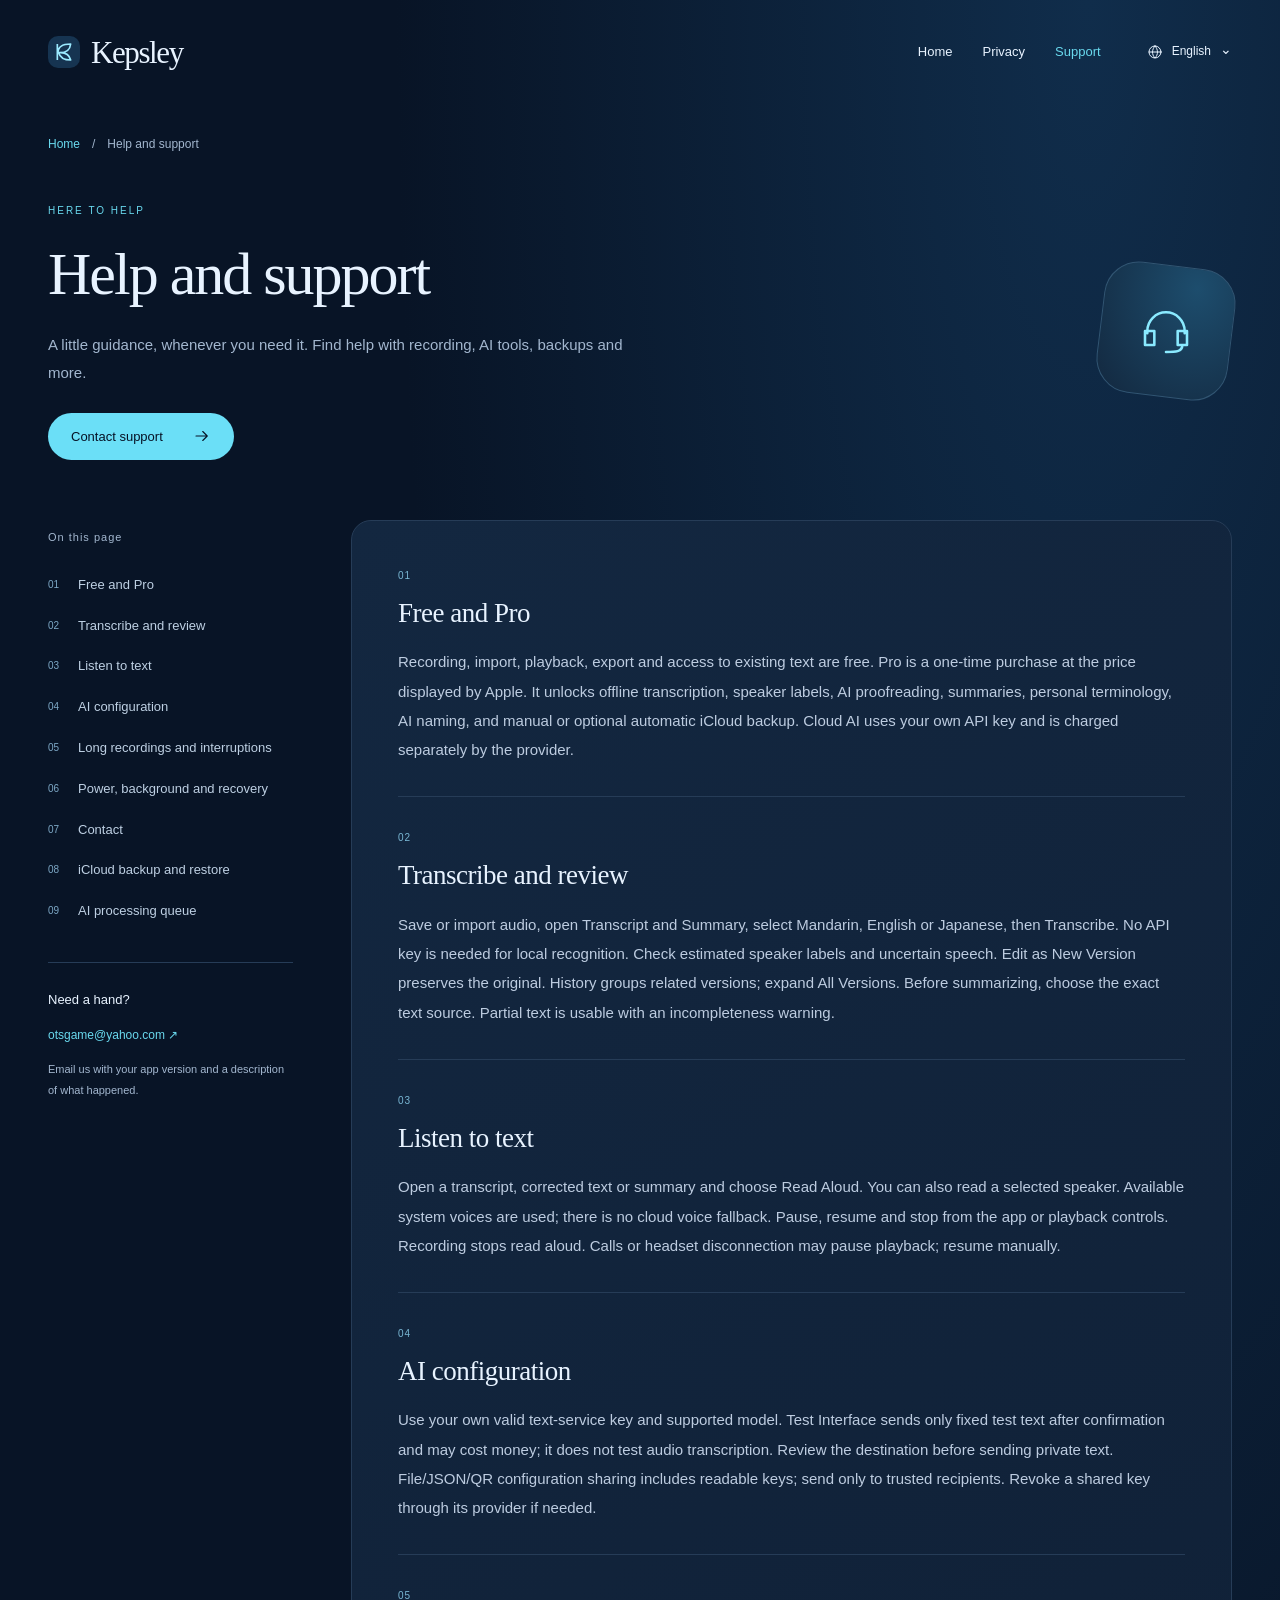
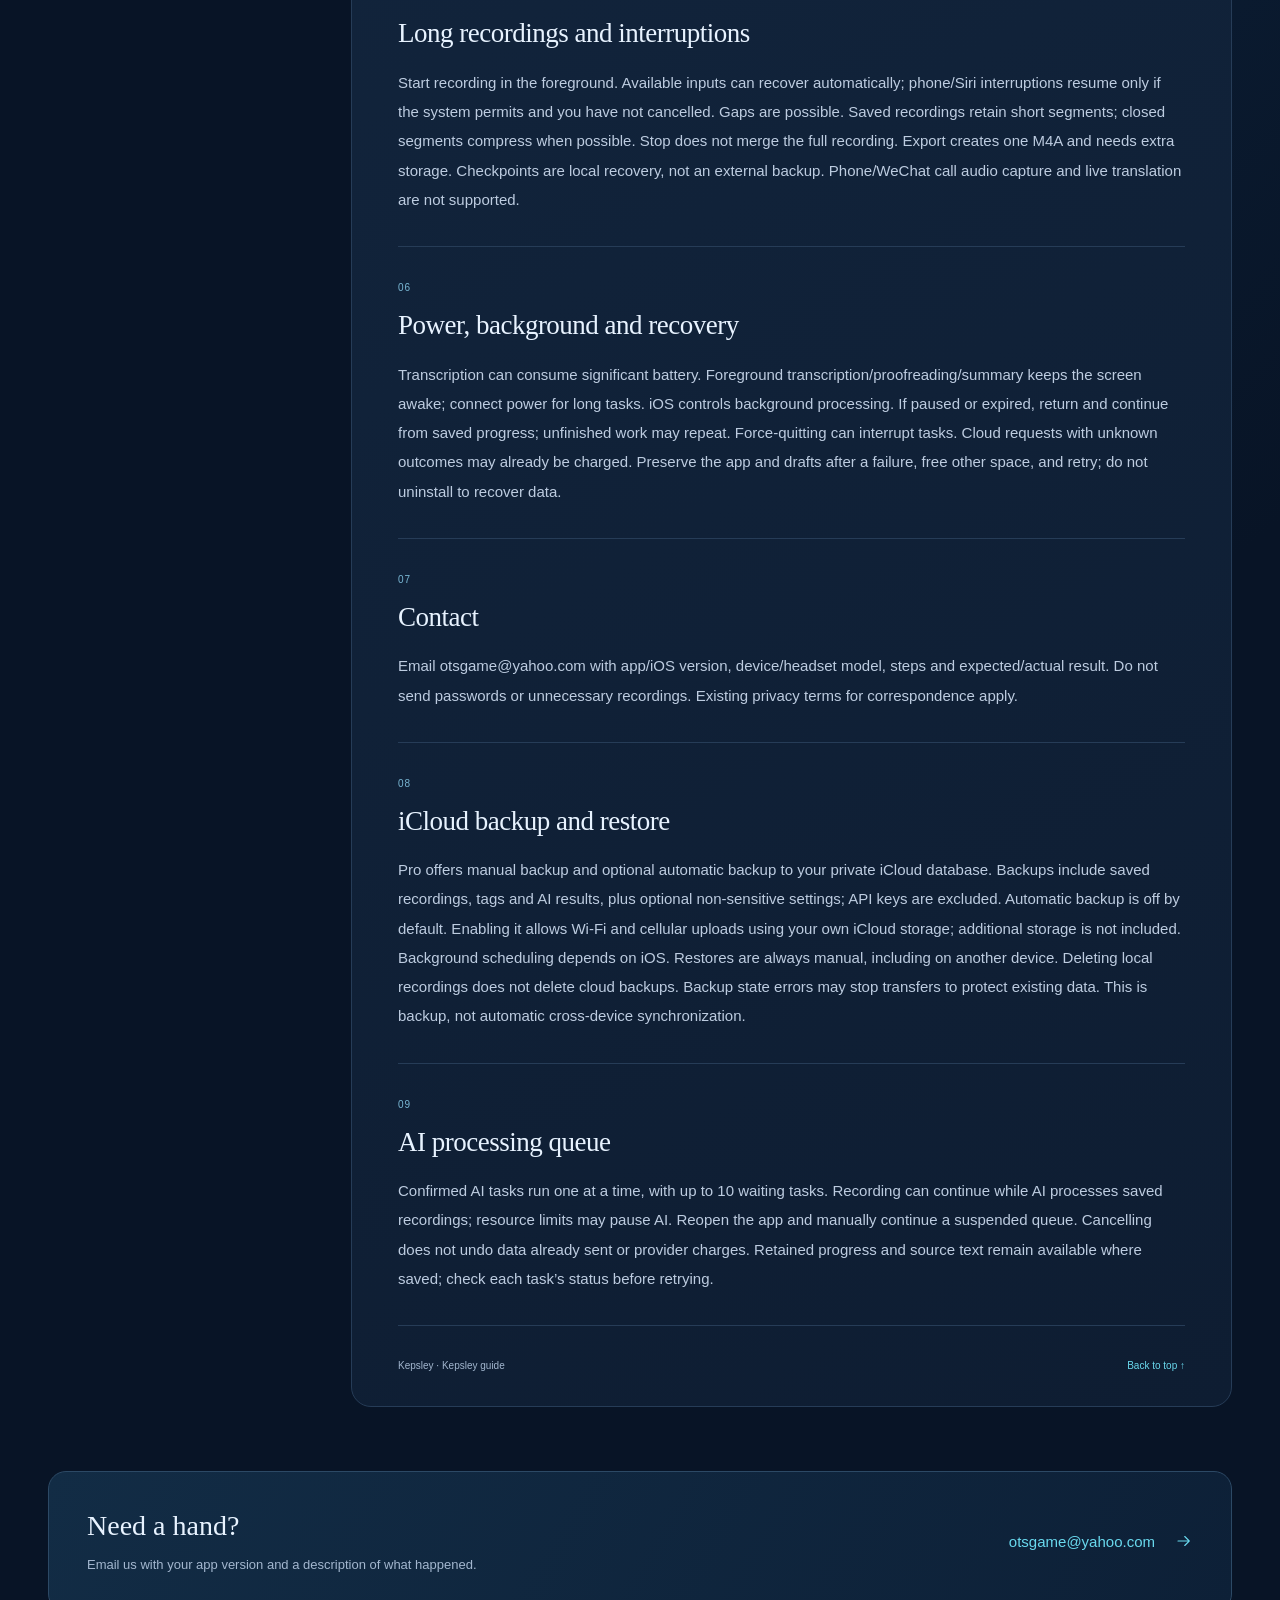
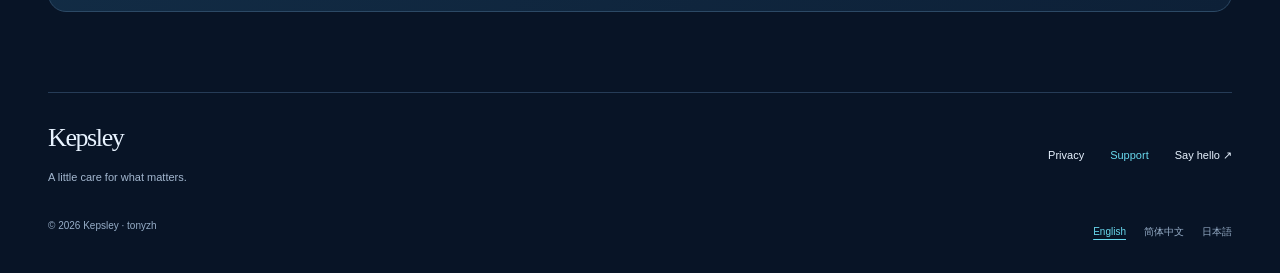
<file: site/support/index.html>
<!doctype html>
<html lang="en">
<head>
<meta charset="utf-8"><meta name="viewport" content="width=device-width,initial-scale=1">
<title>Help and support · Kepsley</title><meta name="description" content="A little guidance, whenever you need it. Find help with recording, AI tools, backups and more."><meta name="theme-color" content="#081426">
<link rel="canonical" href="https://www.kepsley.com/support/"><link rel="alternate" hreflang="en" href="https://www.kepsley.com/support/"><link rel="alternate" hreflang="zh-Hans" href="https://www.kepsley.com/zh/support/"><link rel="alternate" hreflang="ja" href="https://www.kepsley.com/ja/support/"><link rel="alternate" hreflang="x-default" href="https://www.kepsley.com/support/">
<meta property="og:type" content="website"><meta property="og:site_name" content="Kepsley"><meta property="og:locale" content="en_GB"><meta property="og:title" content="Help and support · Kepsley"><meta property="og:description" content="A little guidance, whenever you need it. Find help with recording, AI tools, backups and more."><meta property="og:url" content="https://www.kepsley.com/support/"><meta property="og:image" content="https://www.kepsley.com/assets/share.png"><meta name="twitter:card" content="summary_large_image">
<link rel="icon" type="image/svg+xml" href="../assets/mark.svg"><link rel="stylesheet" href="../assets/documents.css">
</head>
<body class="document-page support-page" id="top">
<a class="skip-link" href="#main">Skip to content</a>
<header class="site-header wrap"><a class="wordmark" href="../" aria-label="Kepsley home"><img src="../assets/mark.svg" width="32" height="32" alt="">Kepsley</a><div class="header-right"><nav class="main-nav" aria-label="Page navigation"><a href="../">Home</a><a href="../privacy/">Privacy</a><a href="./" aria-current="page">Support</a></nav><details class="languages"><summary aria-label="Choose language"><svg class="" viewBox="0 0 24 24" fill="none" stroke="currentColor" stroke-width="1.5" stroke-linecap="round" stroke-linejoin="round" aria-hidden="true"><circle cx="12" cy="12" r="9"/><path d="M3 12h18M12 3c5 5 5 13 0 18-5-5-5-13 0-18Z"/></svg>English</summary><nav class="language-list" aria-label="Choose language"><a href="../support/" lang="en" hreflang="en" aria-current="page">English</a><a href="../zh/support/" lang="zh-Hans" hreflang="zh-Hans">简体中文</a><a href="../ja/support/" lang="ja" hreflang="ja">日本語</a></nav></details></div></header>
<main id="main" class="wrap">
<nav class="breadcrumb" aria-label="Page navigation"><a href="../">Home</a><span aria-hidden="true">/</span><span aria-current="page">Help and support</span></nav>
<div class="document-hero"><div><span class="eyebrow">Here to help</span><h1>Help and support</h1><p class="document-intro">A little guidance, whenever you need it. Find help with recording, AI tools, backups and more.</p><a class="contact-button" href="mailto:otsgame@yahoo.com">Contact support<svg class="" viewBox="0 0 24 24" fill="none" stroke="currentColor" stroke-width="1.5" stroke-linecap="round" stroke-linejoin="round" aria-hidden="true"><path d="M4 12h15m-6-6 6 6-6 6"/></svg></a></div><div class="hero-symbol"><svg viewBox="0 0 24 24" fill="none" stroke="currentColor" stroke-width="1.1" stroke-linecap="round" stroke-linejoin="round" aria-hidden="true"><path d="M4 13v-1a8 8 0 0 1 16 0v1M5 12H3v6h4v-6H5Zm14 0h2v6h-4v-6h2Zm0 6c0 3-3 3-7 3"/></svg></div></div>
<details class="mobile-index"><summary>On this page<span aria-hidden="true">＋</span></summary><nav aria-label="On this page"><a href="#section-01"><span>01</span>Free and Pro</a><a href="#section-02"><span>02</span>Transcribe and review</a><a href="#section-03"><span>03</span>Listen to text</a><a href="#section-04"><span>04</span>AI configuration</a><a href="#section-05"><span>05</span>Long recordings and interruptions</a><a href="#section-06"><span>06</span>Power, background and recovery</a><a href="#section-07"><span>07</span>Contact</a><a href="#section-08"><span>08</span>iCloud backup and restore</a><a href="#section-09"><span>09</span>AI processing queue</a></nav></details>
<div class="document-layout"><aside class="sidebar"><nav class="document-index" aria-label="On this page"><span class="index-title">On this page</span><a href="#section-01"><span>01</span>Free and Pro</a><a href="#section-02"><span>02</span>Transcribe and review</a><a href="#section-03"><span>03</span>Listen to text</a><a href="#section-04"><span>04</span>AI configuration</a><a href="#section-05"><span>05</span>Long recordings and interruptions</a><a href="#section-06"><span>06</span>Power, background and recovery</a><a href="#section-07"><span>07</span>Contact</a><a href="#section-08"><span>08</span>iCloud backup and restore</a><a href="#section-09"><span>09</span>AI processing queue</a></nav><div class="sidebar-contact"><span class="contact-heading">Need a hand?</span><a href="mailto:otsgame@yahoo.com">otsgame@yahoo.com ↗</a><p>Email us with your app version and a description of what happened.</p></div></aside><article class="document-content" aria-label="Help and support"><section class="doc-section" id="section-01" aria-labelledby="heading-01"><span class="section-number" aria-hidden="true">01</span><h2 id="heading-01">Free and Pro</h2><p>Recording, import, playback, export and access to existing text are free. Pro is a one-time purchase at the price displayed by Apple. It unlocks offline transcription, speaker labels, AI proofreading, summaries, personal terminology, AI naming, and manual or optional automatic iCloud backup. Cloud AI uses your own API key and is charged separately by the provider.</p></section>
<section class="doc-section" id="section-02" aria-labelledby="heading-02"><span class="section-number" aria-hidden="true">02</span><h2 id="heading-02">Transcribe and review</h2><p>Save or import audio, open Transcript and Summary, select Mandarin, English or Japanese, then Transcribe. No API key is needed for local recognition. Check estimated speaker labels and uncertain speech. Edit as New Version preserves the original. History groups related versions; expand All Versions. Before summarizing, choose the exact text source. Partial text is usable with an incompleteness warning.</p></section>
<section class="doc-section" id="section-03" aria-labelledby="heading-03"><span class="section-number" aria-hidden="true">03</span><h2 id="heading-03">Listen to text</h2><p>Open a transcript, corrected text or summary and choose Read Aloud. You can also read a selected speaker. Available system voices are used; there is no cloud voice fallback. Pause, resume and stop from the app or playback controls. Recording stops read aloud. Calls or headset disconnection may pause playback; resume manually.</p></section>
<section class="doc-section" id="section-04" aria-labelledby="heading-04"><span class="section-number" aria-hidden="true">04</span><h2 id="heading-04">AI configuration</h2><p>Use your own valid text-service key and supported model. Test Interface sends only fixed test text after confirmation and may cost money; it does not test audio transcription. Review the destination before sending private text. File/JSON/QR configuration sharing includes readable keys; send only to trusted recipients. Revoke a shared key through its provider if needed.</p></section>
<section class="doc-section" id="section-05" aria-labelledby="heading-05"><span class="section-number" aria-hidden="true">05</span><h2 id="heading-05">Long recordings and interruptions</h2><p>Start recording in the foreground. Available inputs can recover automatically; phone/Siri interruptions resume only if the system permits and you have not cancelled. Gaps are possible. Saved recordings retain short segments; closed segments compress when possible. Stop does not merge the full recording. Export creates one M4A and needs extra storage. Checkpoints are local recovery, not an external backup. Phone/WeChat call audio capture and live translation are not supported.</p></section>
<section class="doc-section" id="section-06" aria-labelledby="heading-06"><span class="section-number" aria-hidden="true">06</span><h2 id="heading-06">Power, background and recovery</h2><p>Transcription can consume significant battery. Foreground transcription/proofreading/summary keeps the screen awake; connect power for long tasks. iOS controls background processing. If paused or expired, return and continue from saved progress; unfinished work may repeat. Force-quitting can interrupt tasks. Cloud requests with unknown outcomes may already be charged. Preserve the app and drafts after a failure, free other space, and retry; do not uninstall to recover data.</p></section>
<section class="doc-section" id="section-07" aria-labelledby="heading-07"><span class="section-number" aria-hidden="true">07</span><h2 id="heading-07">Contact</h2><p>Email otsgame@yahoo.com with app/iOS version, device/headset model, steps and expected/actual result. Do not send passwords or unnecessary recordings. Existing privacy terms for correspondence apply.</p></section>
<section class="doc-section" id="section-08" aria-labelledby="heading-08"><span class="section-number" aria-hidden="true">08</span><h2 id="heading-08">iCloud backup and restore</h2><p>Pro offers manual backup and optional automatic backup to your private iCloud database. Backups include saved recordings, tags and AI results, plus optional non-sensitive settings; API keys are excluded. Automatic backup is off by default. Enabling it allows Wi-Fi and cellular uploads using your own iCloud storage; additional storage is not included. Background scheduling depends on iOS. Restores are always manual, including on another device. Deleting local recordings does not delete cloud backups. Backup state errors may stop transfers to protect existing data. This is backup, not automatic cross-device synchronization.</p></section>
<section class="doc-section" id="section-09" aria-labelledby="heading-09"><span class="section-number" aria-hidden="true">09</span><h2 id="heading-09">AI processing queue</h2><p>Confirmed AI tasks run one at a time, with up to 10 waiting tasks. Recording can continue while AI processes saved recordings; resource limits may pause AI. Reopen the app and manually continue a suspended queue. Cancelling does not undo data already sent or provider charges. Retained progress and source text remain available where saved; check each task’s status before retrying.</p></section><div class="document-end"><span>Kepsley · Kepsley guide</span><a href="#top">Back to top ↑</a></div></article></div>
<section class="contact-panel" aria-labelledby="contact-title"><div><h2 id="contact-title">Need a hand?</h2><p>Email us with your app version and a description of what happened.</p></div><a class="contact-address" href="mailto:otsgame@yahoo.com">otsgame@yahoo.com <svg class="" viewBox="0 0 24 24" fill="none" stroke="currentColor" stroke-width="1.5" stroke-linecap="round" stroke-linejoin="round" aria-hidden="true"><path d="M4 12h15m-6-6 6 6-6 6"/></svg></a></section>
</main>
<footer class="site-footer wrap"><div class="footer-top"><div class="footer-brand"><a class="wordmark" href="../">Kepsley</a><p>A little care for what matters.</p></div><nav class="footer-links"><a href="../privacy/">Privacy</a><a href="./" aria-current="page">Support</a><a href="mailto:otsgame@yahoo.com">Say hello ↗</a></nav></div><div class="footer-bottom"><span>© 2026 Kepsley · tonyzh</span><nav class="footer-languages" aria-label="Choose language"><a href="../support/" lang="en" hreflang="en" aria-current="page">English</a><a href="../zh/support/" lang="zh-Hans" hreflang="zh-Hans">简体中文</a><a href="../ja/support/" lang="ja" hreflang="ja">日本語</a></nav></div></footer>
</body></html>
</file>
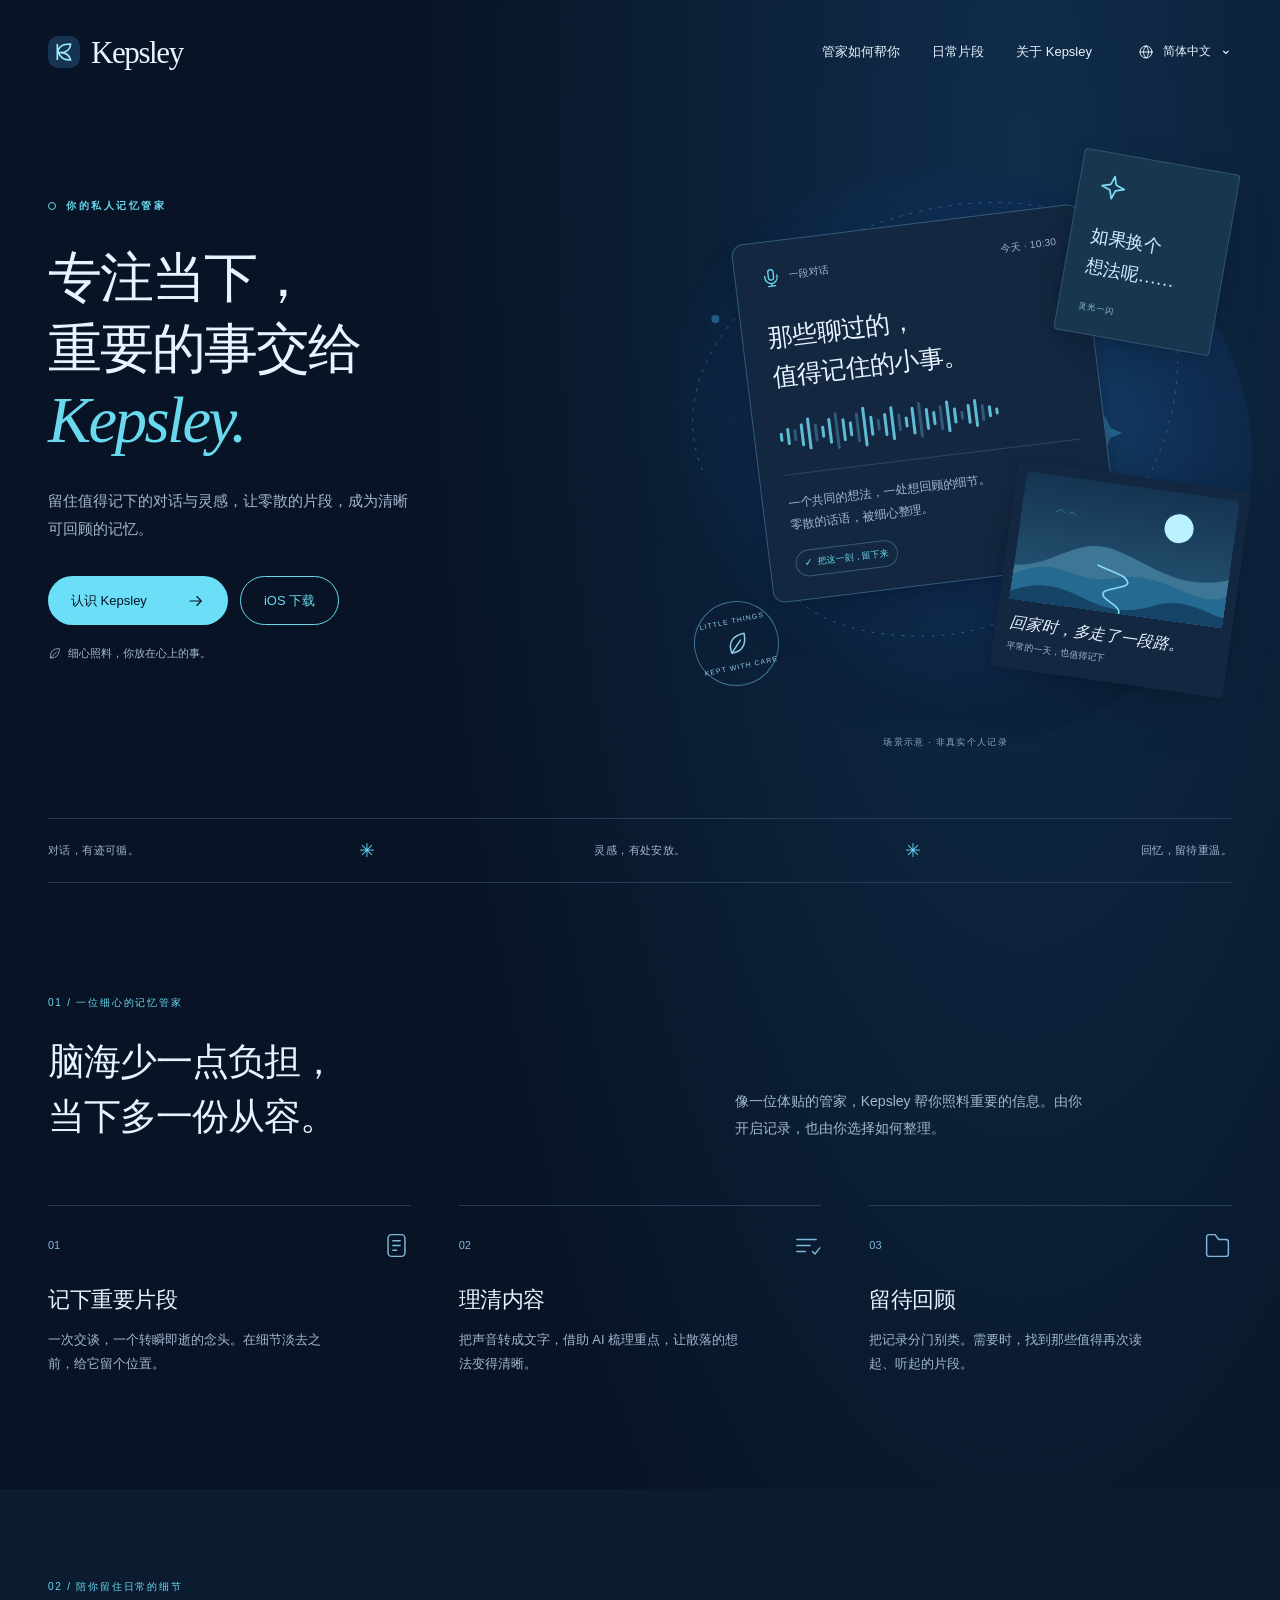
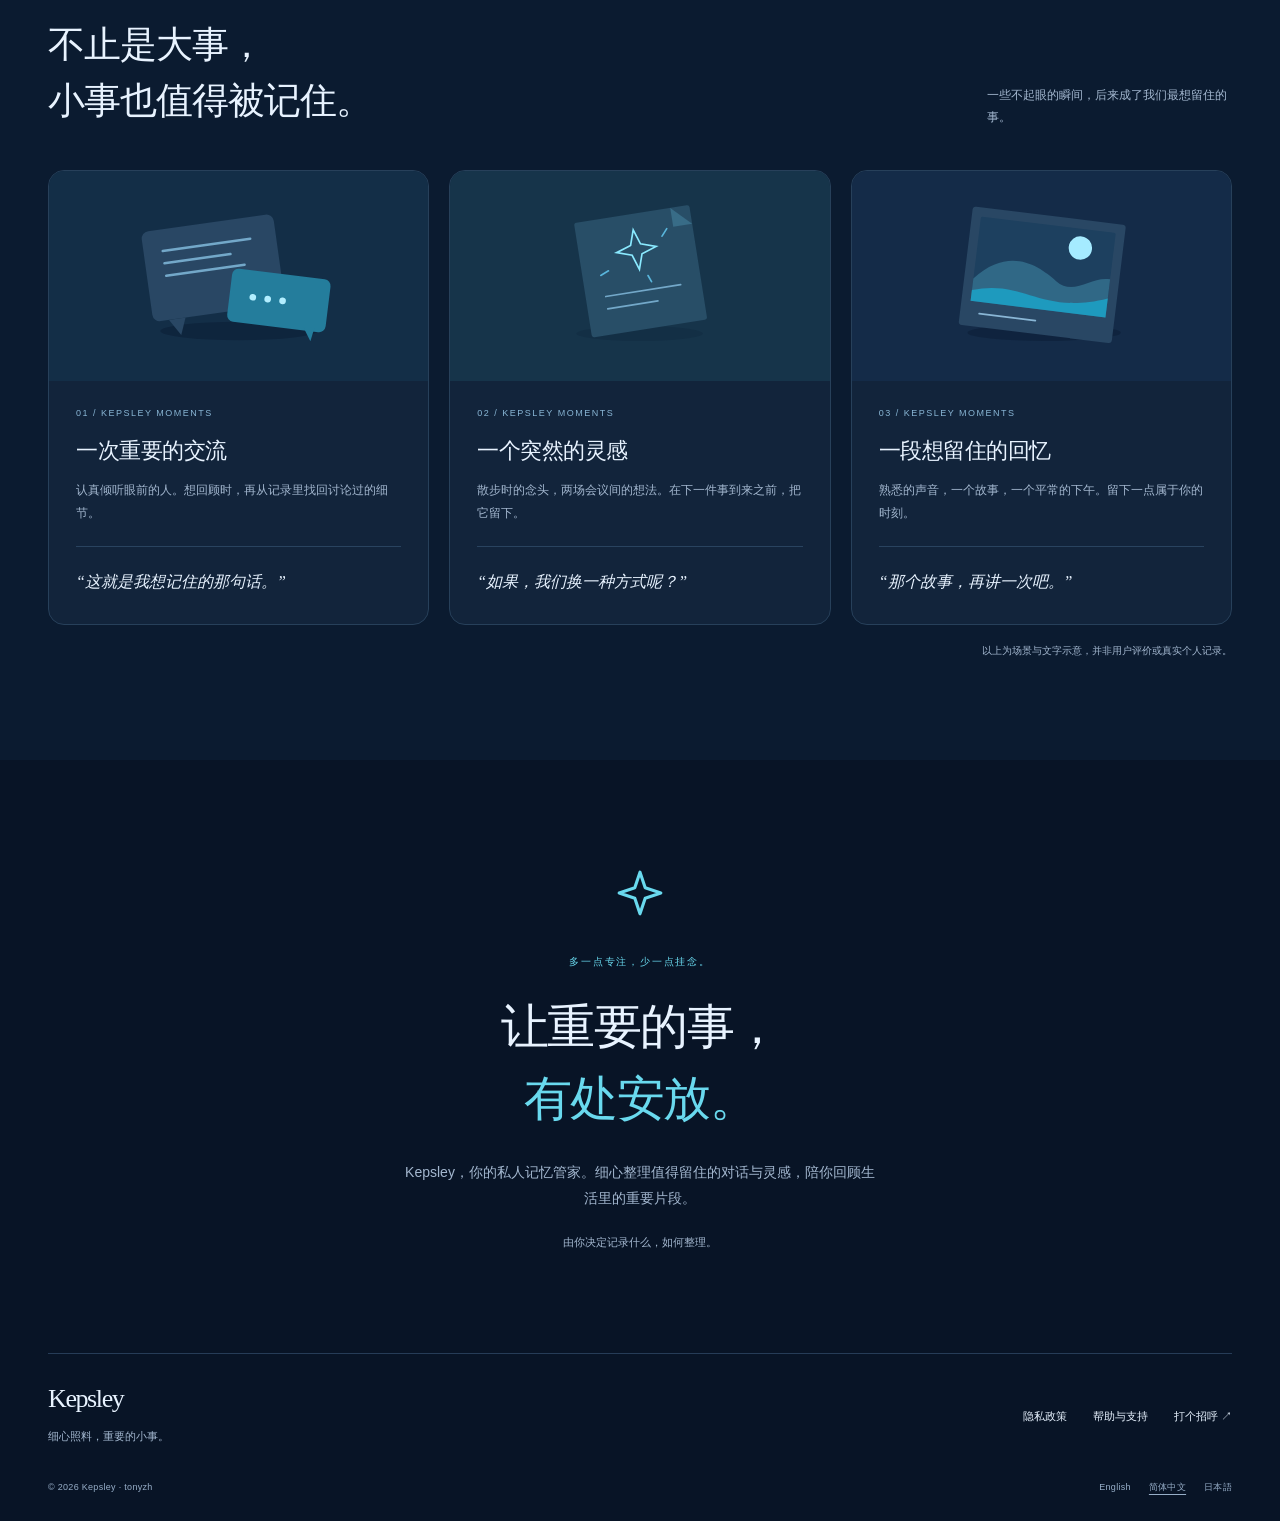
<file: site/zh/index.html>
<!doctype html>
<html lang="zh-Hans">
<head>
<meta charset="utf-8"><meta name="viewport" content="width=device-width,initial-scale=1">
<title>你的私人记忆管家 · Kepsley</title><meta name="description" content="专注当下，重要的事交给 Kepsley。留住值得记下的对话与灵感，让零散的片段，成为清晰可回顾的记忆。">
<meta name="theme-color" content="#081426"><link rel="canonical" href="https://www.kepsley.com/zh/">
<link rel="alternate" hreflang="en" href="https://www.kepsley.com/"><link rel="alternate" hreflang="zh-Hans" href="https://www.kepsley.com/zh/"><link rel="alternate" hreflang="ja" href="https://www.kepsley.com/ja/"><link rel="alternate" hreflang="x-default" href="https://www.kepsley.com/">
<meta property="og:type" content="website"><meta property="og:site_name" content="Kepsley"><meta property="og:locale" content="zh_CN">
<meta property="og:title" content="你的私人记忆管家 · Kepsley"><meta property="og:description" content="专注当下，重要的事交给 Kepsley。留住值得记下的对话与灵感，让零散的片段，成为清晰可回顾的记忆。"><meta property="og:url" content="https://www.kepsley.com/zh/">
<meta property="og:image" content="https://www.kepsley.com/assets/share.png"><meta property="og:image:width" content="1200"><meta property="og:image:height" content="630"><meta property="og:image:alt" content="Kepsley — 你的私人记忆管家">
<meta name="twitter:card" content="summary_large_image"><meta name="twitter:title" content="你的私人记忆管家 · Kepsley"><meta name="twitter:description" content="专注当下，重要的事交给 Kepsley。留住值得记下的对话与灵感，让零散的片段，成为清晰可回顾的记忆。"><meta name="twitter:image" content="https://www.kepsley.com/assets/share.png">
<link rel="icon" type="image/svg+xml" href="../assets/mark.svg"><link rel="stylesheet" href="../assets/home.css">
</head>
<body class="home">
<a class="skip-link" href="#main">跳至正文</a>
<header class="site-header wrap"><a class="wordmark" href="./" aria-label="Kepsley 首页"><img src="../assets/mark.svg" width="32" height="32" alt="">Kepsley</a><div class="header-right"><nav class="main-nav" aria-label="Kepsley 首页"><a href="#how">管家如何帮你</a><a href="#moments">日常片段</a><a href="#about">关于 Kepsley</a></nav><details class="languages"><summary aria-label="选择语言"><svg class="" viewBox="0 0 24 24" fill="none" stroke="currentColor" stroke-width="1.5" stroke-linecap="round" stroke-linejoin="round" aria-hidden="true"><circle cx="12" cy="12" r="9"/><path d="M3 12h18M12 3c5 5 5 13 0 18-5-5-5-13 0-18Z"/></svg>简体中文</summary><nav class="language-list" aria-label="选择语言"><a href="../" lang="en" hreflang="en">English</a><a href="../zh/" lang="zh-Hans" hreflang="zh-Hans" aria-current="page">简体中文</a><a href="../ja/" lang="ja" hreflang="ja">日本語</a></nav></details></div></header>
<main id="main">
<section class="hero wrap" aria-labelledby="hero-title"><div class="hero-copy fade-in"><div class="eyebrow">你的私人记忆管家</div><h1 id="hero-title"><span>专注当下，</span><span>重要的事交给</span><span><em>Kepsley.</em></span></h1><p class="hero-intro">留住值得记下的对话与灵感，让零散的片段，成为清晰可回顾的记忆。</p><div class="hero-actions"><a class="primary-link" href="#how">认识 Kepsley<svg class="" viewBox="0 0 24 24" fill="none" stroke="currentColor" stroke-width="1.5" stroke-linecap="round" stroke-linejoin="round" aria-hidden="true"><path d="M4 12h15m-6-6 6 6-6 6"/></svg></a><a class="download-link" href="https://apps.apple.com/app/id6817633126">iOS 下载</a></div><p class="quiet-note"><svg class="" viewBox="0 0 24 24" fill="none" stroke="currentColor" stroke-width="1.5" stroke-linecap="round" stroke-linejoin="round" aria-hidden="true"><path d="M5 20C3 8 10 3 21 3c0 11-5 18-16 17Zm0 0L16 9"/></svg>细心照料，你放在心上的事。</p></div>
<div class="memory-scene fade-in" role="img" aria-label="场景示意 · 非真实个人记录"><div class="halo" aria-hidden="true"></div><svg class="orbit" viewBox="0 0 550 520" fill="none" aria-hidden="true"><path d="M37 310C-30 145 266-20 435 66c173 88 30 409-173 410-69 1-112-16-139-45" stroke="#2E78A5" stroke-width="1" stroke-dasharray="3 7"/><circle cx="50" cy="159" r="4" fill="#2E78A5"/><path d="m440 256 5 12 12 5-12 5-5 12-5-12-12-5 12-5 5-12Z" fill="#2E78A5"/></svg>
<div class="memory-card conversation-card" aria-hidden="true"><div class="card-top"><span class="card-category"><svg class="" viewBox="0 0 24 24" fill="none" stroke="currentColor" stroke-width="1.5" stroke-linecap="round" stroke-linejoin="round" aria-hidden="true"><rect x="9" y="3" width="6" height="12" rx="3"/><path d="M5 10v2a7 7 0 0 0 14 0v-2M12 19v3m-4 0h8"/></svg>一段对话</span><span>今天 · 10:30</span></div><h3>那些聊过的，<br>值得记住的小事。</h3><div class="waveform"><i style="--h:9px"></i><i style="--h:17px"></i><i style="--h:12px"></i><i style="--h:23px"></i><i style="--h:32px"></i><i style="--h:18px"></i><i style="--h:12px"></i><i style="--h:26px"></i><i style="--h:37px"></i><i style="--h:23px"></i><i style="--h:15px"></i><i style="--h:30px"></i><i style="--h:40px"></i><i style="--h:20px"></i><i style="--h:12px"></i><i style="--h:23px"></i><i style="--h:34px"></i><i style="--h:18px"></i><i style="--h:11px"></i><i style="--h:28px"></i><i style="--h:36px"></i><i style="--h:22px"></i><i style="--h:14px"></i><i style="--h:25px"></i><i style="--h:32px"></i><i style="--h:16px"></i><i style="--h:9px"></i><i style="--h:20px"></i><i style="--h:28px"></i><i style="--h:17px"></i><i style="--h:12px"></i><i style="--h:7px"></i></div><div class="card-rule"></div><p class="card-copy">一个共同的想法，一处想回顾的细节。<br>零散的话语，被细心整理。</p><span class="card-tag">把这一刻，留下来</span></div>
<div class="memory-card idea-card" aria-hidden="true"><svg class="" viewBox="0 0 24 24" fill="none" stroke="currentColor" stroke-width="1.5" stroke-linecap="round" stroke-linejoin="round" aria-hidden="true"><path d="m12 2 2.5 7.5L22 12l-7.5 2.5L12 22l-2.5-7.5L2 12l7.5-2.5L12 2Z"/></svg><p>如果换个<br>想法呢……</p><small>灵光一闪</small></div>
<div class="memory-card postcard" aria-hidden="true"><img src="../assets/memory-landscape.svg" width="400" height="240" alt=""><p>回家时，多走了一段路。</p><small>平常的一天，也值得记下</small></div>
<div class="kept-stamp" aria-hidden="true"><span>LITTLE THINGS</span><svg class="" viewBox="0 0 24 24" fill="none" stroke="currentColor" stroke-width="1.5" stroke-linecap="round" stroke-linejoin="round" aria-hidden="true"><path d="M5 20C3 8 10 3 21 3c0 11-5 18-16 17Zm0 0L16 9"/></svg><span>KEPT WITH CARE</span></div><p class="scene-label">场景示意 · 非真实个人记录</p></div></section>
<div class="intro-line wrap" aria-hidden="true"><span>对话，有迹可循。</span><span class="little-star">✳</span><span>灵感，有处安放。</span><span class="little-star">✳</span><span>回忆，留待重温。</span></div>
<section class="section wrap" id="how" aria-labelledby="how-title"><div class="section-heading"><div><span class="section-kicker">01 / 一位细心的记忆管家</span><h2 id="how-title"><span>脑海少一点负担，</span><span>当下多一份从容。</span></h2></div><p>像一位体贴的管家，Kepsley 帮你照料重要的信息。由你开启记录，也由你选择如何整理。</p></div><div class="steps"><article class="step"><div class="step-top"><span>01</span><svg class="" viewBox="0 0 24 24" fill="none" stroke="currentColor" stroke-width="1.5" stroke-linecap="round" stroke-linejoin="round" aria-hidden="true"><rect x="5" y="3" width="14" height="18" rx="3"/><path d="M9 8h6M9 12h6M9 16h3"/></svg></div><h3>记下重要片段</h3><p>一次交谈，一个转瞬即逝的念头。在细节淡去之前，给它留个位置。</p></article><article class="step"><div class="step-top"><span>02</span><svg class="" viewBox="0 0 24 24" fill="none" stroke="currentColor" stroke-width="1.5" stroke-linecap="round" stroke-linejoin="round" aria-hidden="true"><path d="M4 7h16M4 12h11M4 17h7m6 0 2 2 4-5"/></svg></div><h3>理清内容</h3><p>把声音转成文字，借助 AI 梳理重点，让散落的想法变得清晰。</p></article><article class="step"><div class="step-top"><span>03</span><svg class="" viewBox="0 0 24 24" fill="none" stroke="currentColor" stroke-width="1.5" stroke-linecap="round" stroke-linejoin="round" aria-hidden="true"><path d="M3 7V5a2 2 0 0 1 2-2h5l3 4h6a2 2 0 0 1 2 2v10a2 2 0 0 1-2 2H5a2 2 0 0 1-2-2V7Z"/></svg></div><h3>留待回顾</h3><p>把记录分门别类。需要时，找到那些值得再次读起、听起的片段。</p></article></div></section>
<section class="moments-section" id="moments" aria-labelledby="moments-title"><div class="wrap"><div class="moments-heading"><div><span class="section-kicker">02 / 陪你留住日常的细节</span><h2 id="moments-title">不止是大事，<br>小事也值得被记住。</h2></div><p>一些不起眼的瞬间，后来成了我们最想留住的事。</p></div><div class="moments"><article class="moment"><div class="moment-art"><svg viewBox="0 0 300 180" fill="none" aria-hidden="true"><ellipse cx="150" cy="156" rx="94" ry="11" fill="#0A1D34" opacity=".5"/><g transform="rotate(-8 125 85)"><rect x="40" y="25" width="160" height="109" rx="9" fill="#294764"/><path d="m59 134 12 20 8-20" fill="#294764"/><path d="M63 51h106M63 66h80M63 81h95" stroke="#73A8C9" stroke-width="3" stroke-linecap="round"/></g><g transform="rotate(7 212 118)"><rect x="139" y="89" width="119" height="64" rx="8" fill="#247D9C"/><path d="m232 150 10 15 3-17" fill="#247D9C"/><circle cx="167" cy="121" r="4" fill="#B2EEFF"/><circle cx="185" cy="121" r="4" fill="#B2EEFF"/><circle cx="203" cy="121" r="4" fill="#B2EEFF"/></g></svg></div><div class="moment-body"><span class="moment-number">01 / KEPSLEY MOMENTS</span><h3>一次重要的交流</h3><p>认真倾听眼前的人。想回顾时，再从记录里找回讨论过的细节。</p><div class="moment-example">“这就是我想记住的那句话。”</div></div></article><article class="moment"><div class="moment-art"><svg viewBox="0 0 300 180" fill="none" aria-hidden="true"><ellipse cx="150" cy="159" rx="76" ry="9" fill="#102A40" opacity=".5"/><g transform="rotate(-9 150 90)"><rect x="82" y="15" width="140" height="139" rx="3" fill="#284E67"/><path d="m199 15 23 23h-23V15Z" fill="#386C87"/><path d="M106 108h91M106 123h61" stroke="#73A8C9" stroke-width="2" stroke-linecap="round"/><path d="m151 34 6 18 18 6-18 6-6 18-6-18-18-6 18-6 6-18Z" stroke="#8AEAFF" stroke-width="2"/><path d="M184 47l7-8m-77 39-10 4m56 9 3 8" stroke="#59B5DB" stroke-width="2" stroke-linecap="round"/></g></svg></div><div class="moment-body"><span class="moment-number">02 / KEPSLEY MOMENTS</span><h3>一个突然的灵感</h3><p>散步时的念头，两场会议间的想法。在下一件事到来之前，把它留下。</p><div class="moment-example">“如果，我们换一种方式呢？”</div></div></article><article class="moment"><div class="moment-art"><svg viewBox="0 0 300 180" fill="none" aria-hidden="true"><ellipse cx="153" cy="158" rx="92" ry="10" fill="#0A1D34" opacity=".5"/><g transform="rotate(7 150 90)"><rect x="58" y="17" width="185" height="143" rx="4" fill="#294764"/><rect x="69" y="28" width="163" height="102" rx="2" fill="#1D405F"/><circle cx="192" cy="51" r="14" fill="#A5EBFF"/><path d="M69 103c39-45 77-24 99-9 23 16 42-12 64-10v46H69Z" fill="#306886"/><path d="M69 117c60-21 86 20 163-10v23H69Z" fill="#1E9ABE"/><path d="M81 144h68" stroke="#89B6D5" stroke-width="2" stroke-linecap="round"/></g></svg></div><div class="moment-body"><span class="moment-number">03 / KEPSLEY MOMENTS</span><h3>一段想留住的回忆</h3><p>熟悉的声音，一个故事，一个平常的下午。留下一点属于你的时刻。</p><div class="moment-example">“那个故事，再讲一次吧。”</div></div></article></div><p class="examples-note">以上为场景与文字示意，并非用户评价或真实个人记录。</p></div></section>
<section class="closing wrap" id="about" aria-labelledby="about-title"><svg class="closing-mark" viewBox="0 0 24 24" fill="none" stroke="currentColor" stroke-width="1.5" stroke-linecap="round" stroke-linejoin="round" aria-hidden="true"><path d="m12 2 2.5 7.5L22 12l-7.5 2.5L12 22l-2.5-7.5L2 12l7.5-2.5L12 2Z"/></svg><span class="section-kicker">多一点专注，少一点挂念。</span><h2 id="about-title">让重要的事，<br><em>有处安放。</em></h2><p>Kepsley，你的私人记忆管家。细心整理值得留住的对话与灵感，陪你回顾生活里的重要片段。</p><p class="ownership">由你决定记录什么，如何整理。</p></section>
</main>
<footer class="site-footer wrap"><div class="footer-top"><div class="footer-brand"><a class="wordmark" href="./">Kepsley</a><p>细心照料，重要的小事。</p></div><nav class="footer-links"><a href="privacy/">隐私政策</a><a href="support/">帮助与支持</a><a href="mailto:otsgame@yahoo.com">打个招呼 ↗</a></nav></div><div class="footer-bottom"><span>© 2026 Kepsley · tonyzh</span><nav class="footer-languages" aria-label="选择语言"><a href="../" lang="en" hreflang="en">English</a><a href="../zh/" lang="zh-Hans" hreflang="zh-Hans" aria-current="page">简体中文</a><a href="../ja/" lang="ja" hreflang="ja">日本語</a></nav></div></footer>
</body>
</html>
</file>
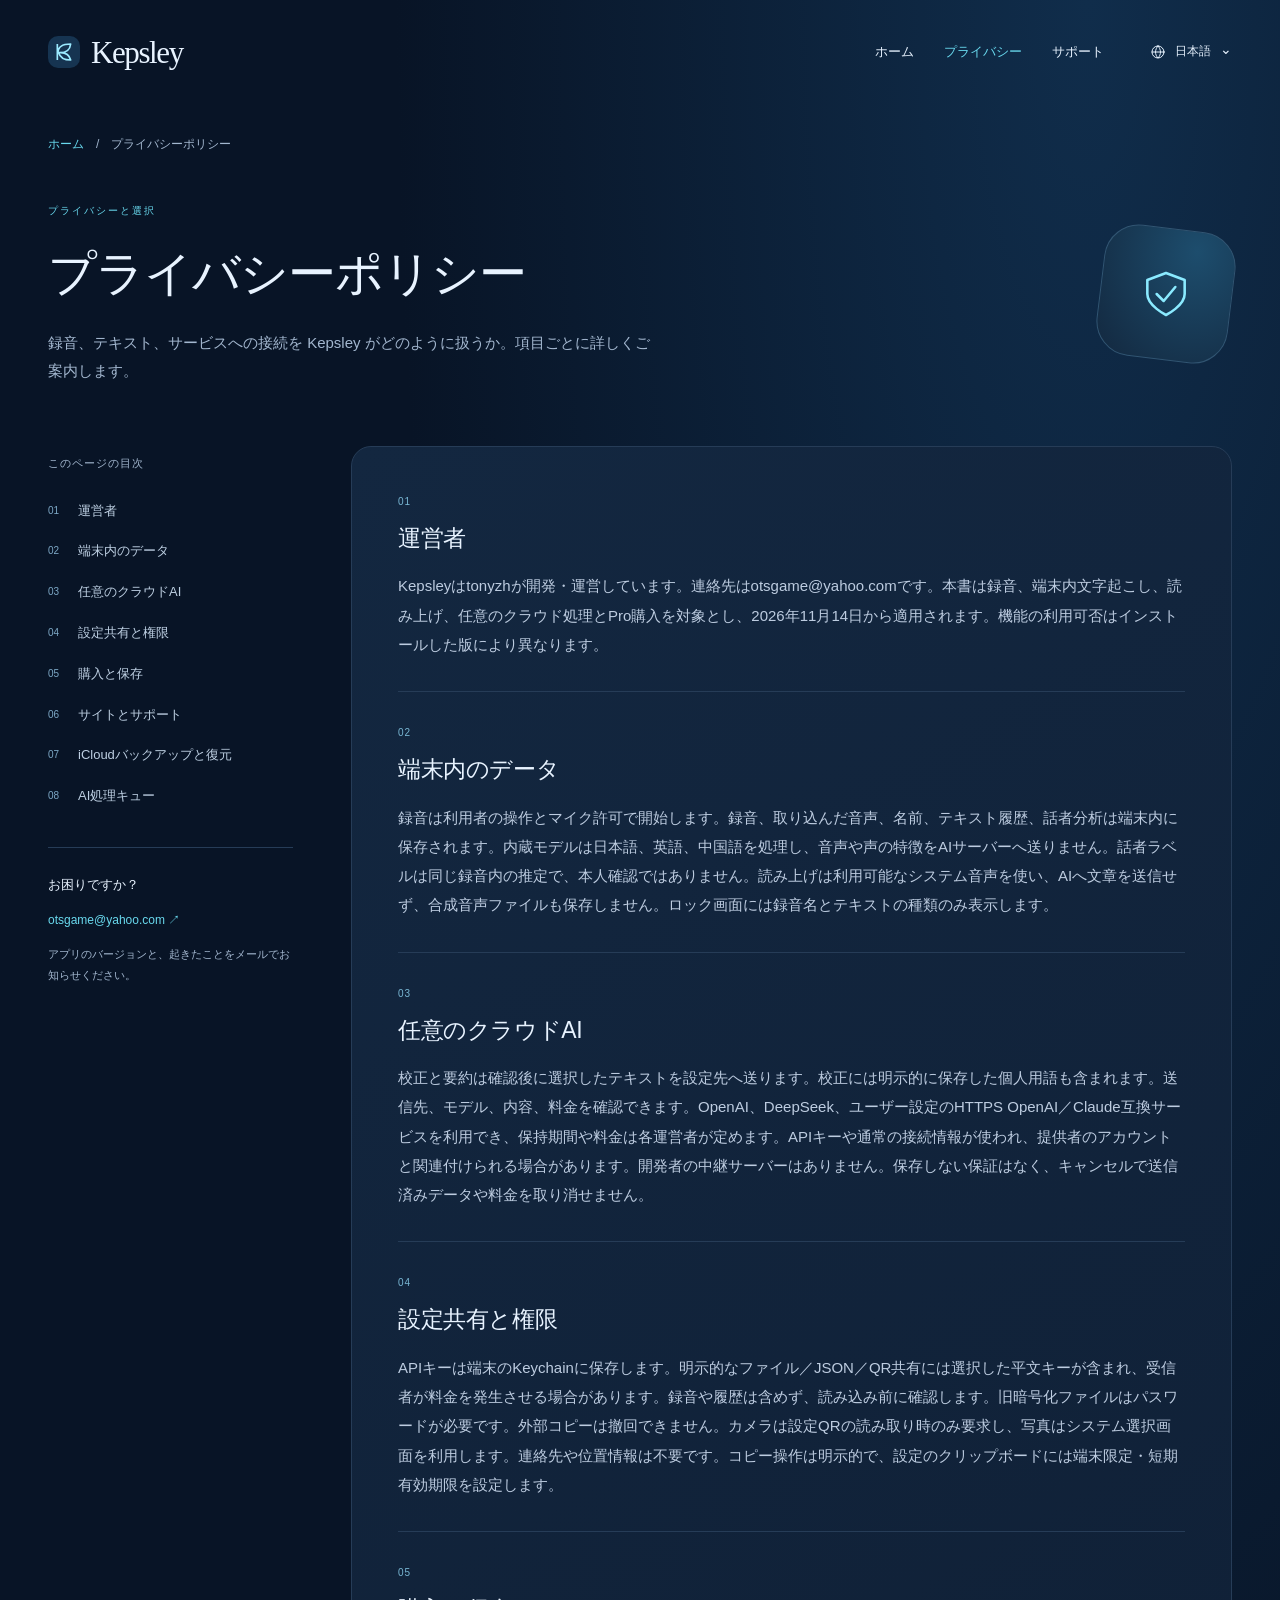
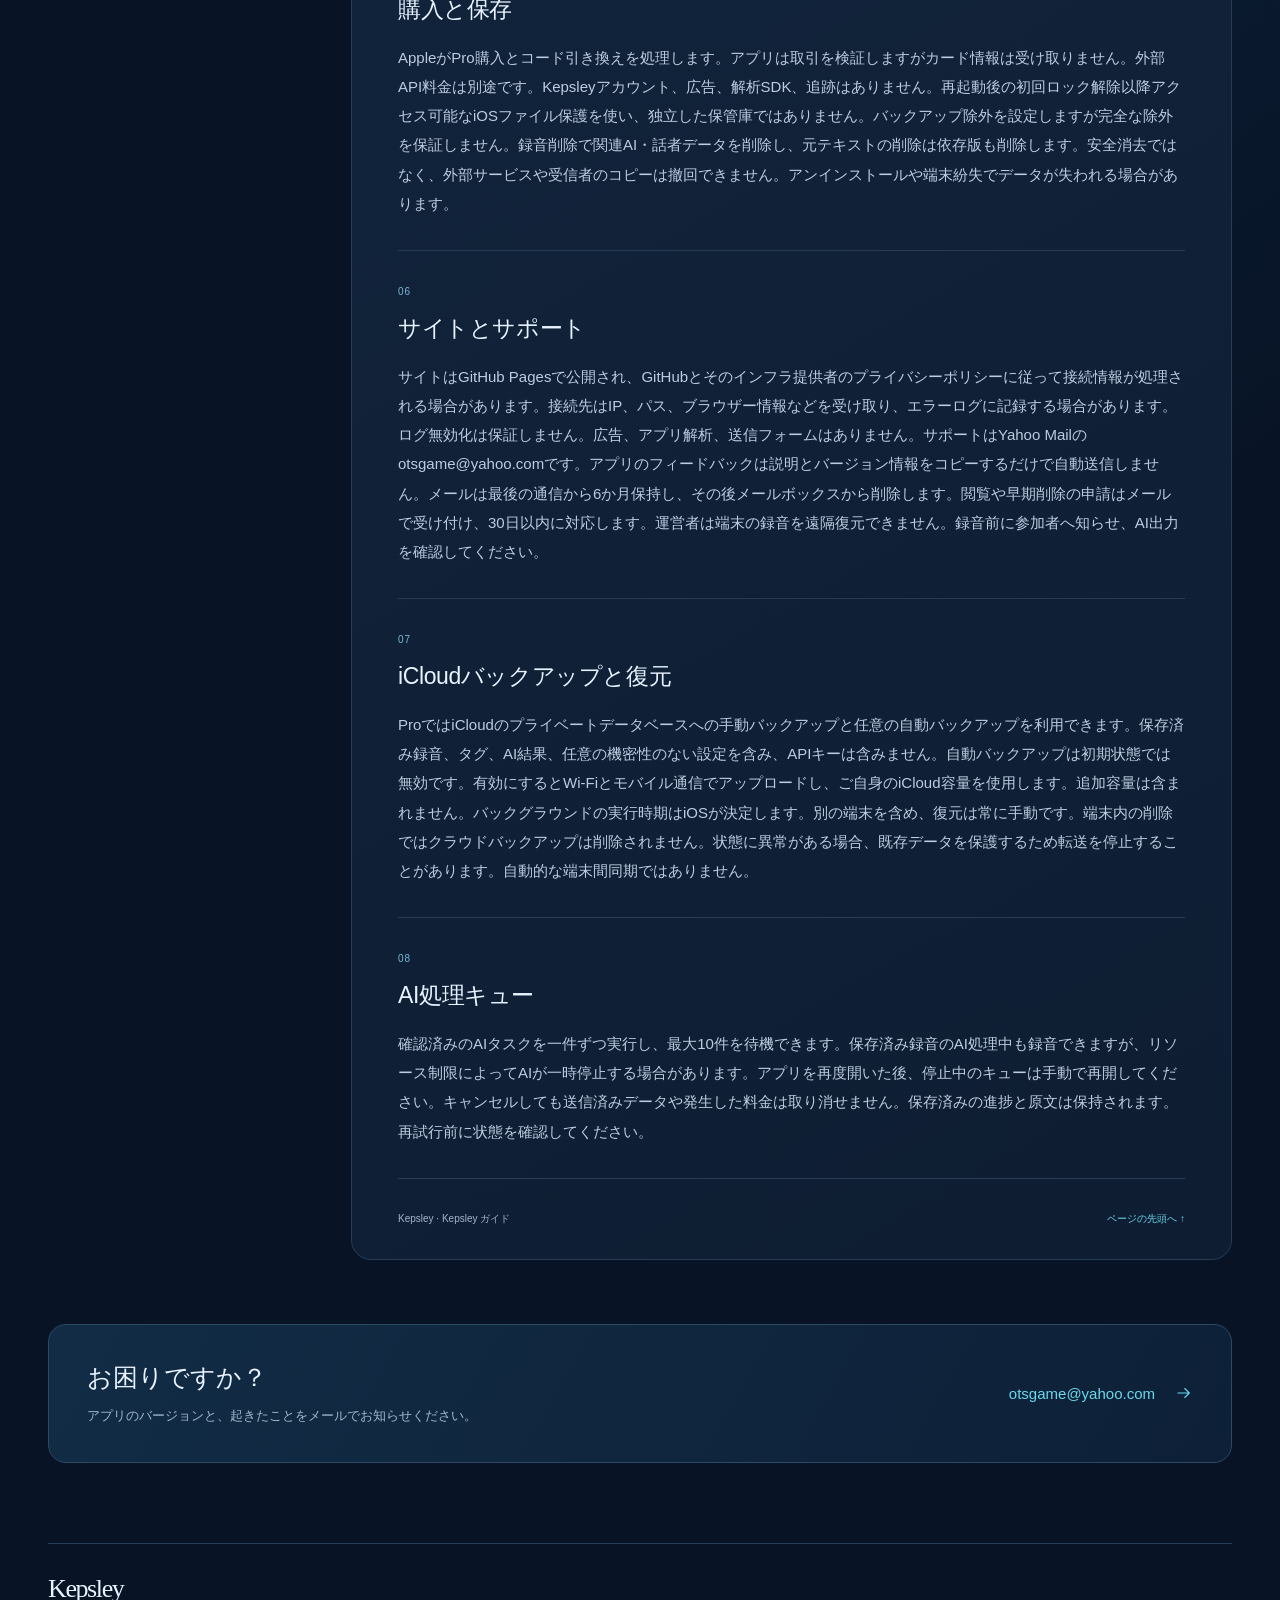
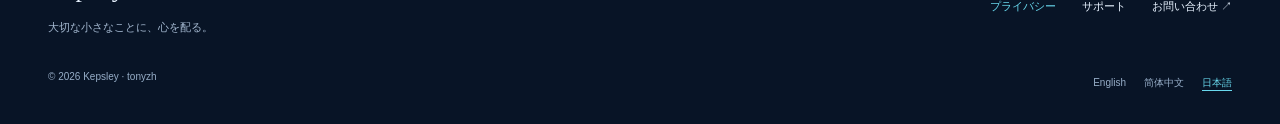
<file: site/ja/privacy/index.html>
<!doctype html>
<html lang="ja">
<head>
<meta charset="utf-8"><meta name="viewport" content="width=device-width,initial-scale=1">
<title>プライバシーポリシー · Kepsley</title><meta name="description" content="録音、テキスト、サービスへの接続を Kepsley がどのように扱うか。項目ごとに詳しくご案内します。"><meta name="theme-color" content="#081426">
<link rel="canonical" href="https://www.kepsley.com/ja/privacy/"><link rel="alternate" hreflang="en" href="https://www.kepsley.com/privacy/"><link rel="alternate" hreflang="zh-Hans" href="https://www.kepsley.com/zh/privacy/"><link rel="alternate" hreflang="ja" href="https://www.kepsley.com/ja/privacy/"><link rel="alternate" hreflang="x-default" href="https://www.kepsley.com/privacy/">
<meta property="og:type" content="website"><meta property="og:site_name" content="Kepsley"><meta property="og:locale" content="ja_JP"><meta property="og:title" content="プライバシーポリシー · Kepsley"><meta property="og:description" content="録音、テキスト、サービスへの接続を Kepsley がどのように扱うか。項目ごとに詳しくご案内します。"><meta property="og:url" content="https://www.kepsley.com/ja/privacy/"><meta property="og:image" content="https://www.kepsley.com/assets/share.png"><meta name="twitter:card" content="summary_large_image">
<link rel="icon" type="image/svg+xml" href="../../assets/mark.svg"><link rel="stylesheet" href="../../assets/documents.css">
</head>
<body class="document-page privacy-page" id="top">
<a class="skip-link" href="#main">本文へ移動</a>
<header class="site-header wrap"><a class="wordmark" href="../" aria-label="Kepsley ホーム"><img src="../../assets/mark.svg" width="32" height="32" alt="">Kepsley</a><div class="header-right"><nav class="main-nav" aria-label="ページナビゲーション"><a href="../">ホーム</a><a href="./" aria-current="page">プライバシー</a><a href="../support/">サポート</a></nav><details class="languages"><summary aria-label="言語を選択"><svg class="" viewBox="0 0 24 24" fill="none" stroke="currentColor" stroke-width="1.5" stroke-linecap="round" stroke-linejoin="round" aria-hidden="true"><circle cx="12" cy="12" r="9"/><path d="M3 12h18M12 3c5 5 5 13 0 18-5-5-5-13 0-18Z"/></svg>日本語</summary><nav class="language-list" aria-label="言語を選択"><a href="../../privacy/" lang="en" hreflang="en">English</a><a href="../../zh/privacy/" lang="zh-Hans" hreflang="zh-Hans">简体中文</a><a href="../../ja/privacy/" lang="ja" hreflang="ja" aria-current="page">日本語</a></nav></details></div></header>
<main id="main" class="wrap">
<nav class="breadcrumb" aria-label="ページナビゲーション"><a href="../">ホーム</a><span aria-hidden="true">/</span><span aria-current="page">プライバシーポリシー</span></nav>
<div class="document-hero"><div><span class="eyebrow">プライバシーと選択</span><h1>プライバシーポリシー</h1><p class="document-intro">録音、テキスト、サービスへの接続を Kepsley がどのように扱うか。項目ごとに詳しくご案内します。</p></div><div class="hero-symbol"><svg viewBox="0 0 24 24" fill="none" stroke="currentColor" stroke-width="1.1" stroke-linecap="round" stroke-linejoin="round" aria-hidden="true"><path d="M12 3 4 6v6c0 5 8 9 8 9s8-4 8-9V6l-8-3Z"/><path d="m8 12 3 3 5-6"/></svg></div></div>
<details class="mobile-index"><summary>このページの目次<span aria-hidden="true">＋</span></summary><nav aria-label="このページの目次"><a href="#section-01"><span>01</span>運営者</a><a href="#section-02"><span>02</span>端末内のデータ</a><a href="#section-03"><span>03</span>任意のクラウドAI</a><a href="#section-04"><span>04</span>設定共有と権限</a><a href="#section-05"><span>05</span>購入と保存</a><a href="#section-06"><span>06</span>サイトとサポート</a><a href="#section-07"><span>07</span>iCloudバックアップと復元</a><a href="#section-08"><span>08</span>AI処理キュー</a></nav></details>
<div class="document-layout"><aside class="sidebar"><nav class="document-index" aria-label="このページの目次"><span class="index-title">このページの目次</span><a href="#section-01"><span>01</span>運営者</a><a href="#section-02"><span>02</span>端末内のデータ</a><a href="#section-03"><span>03</span>任意のクラウドAI</a><a href="#section-04"><span>04</span>設定共有と権限</a><a href="#section-05"><span>05</span>購入と保存</a><a href="#section-06"><span>06</span>サイトとサポート</a><a href="#section-07"><span>07</span>iCloudバックアップと復元</a><a href="#section-08"><span>08</span>AI処理キュー</a></nav><div class="sidebar-contact"><span class="contact-heading">お困りですか？</span><a href="mailto:otsgame@yahoo.com">otsgame@yahoo.com ↗</a><p>アプリのバージョンと、起きたことをメールでお知らせください。</p></div></aside><article class="document-content" aria-label="プライバシーポリシー"><section class="doc-section" id="section-01" aria-labelledby="heading-01"><span class="section-number" aria-hidden="true">01</span><h2 id="heading-01">運営者</h2><p>Kepsleyはtonyzhが開発・運営しています。連絡先はotsgame@yahoo.comです。本書は録音、端末内文字起こし、読み上げ、任意のクラウド処理とPro購入を対象とし、2026年11月14日から適用されます。機能の利用可否はインストールした版により異なります。</p></section>
<section class="doc-section" id="section-02" aria-labelledby="heading-02"><span class="section-number" aria-hidden="true">02</span><h2 id="heading-02">端末内のデータ</h2><p>録音は利用者の操作とマイク許可で開始します。録音、取り込んだ音声、名前、テキスト履歴、話者分析は端末内に保存されます。内蔵モデルは日本語、英語、中国語を処理し、音声や声の特徴をAIサーバーへ送りません。話者ラベルは同じ録音内の推定で、本人確認ではありません。読み上げは利用可能なシステム音声を使い、AIへ文章を送信せず、合成音声ファイルも保存しません。ロック画面には録音名とテキストの種類のみ表示します。</p></section>
<section class="doc-section" id="section-03" aria-labelledby="heading-03"><span class="section-number" aria-hidden="true">03</span><h2 id="heading-03">任意のクラウドAI</h2><p>校正と要約は確認後に選択したテキストを設定先へ送ります。校正には明示的に保存した個人用語も含まれます。送信先、モデル、内容、料金を確認できます。OpenAI、DeepSeek、ユーザー設定のHTTPS OpenAI／Claude互換サービスを利用でき、保持期間や料金は各運営者が定めます。APIキーや通常の接続情報が使われ、提供者のアカウントと関連付けられる場合があります。開発者の中継サーバーはありません。保存しない保証はなく、キャンセルで送信済みデータや料金を取り消せません。</p></section>
<section class="doc-section" id="section-04" aria-labelledby="heading-04"><span class="section-number" aria-hidden="true">04</span><h2 id="heading-04">設定共有と権限</h2><p>APIキーは端末のKeychainに保存します。明示的なファイル／JSON／QR共有には選択した平文キーが含まれ、受信者が料金を発生させる場合があります。録音や履歴は含めず、読み込み前に確認します。旧暗号化ファイルはパスワードが必要です。外部コピーは撤回できません。カメラは設定QRの読み取り時のみ要求し、写真はシステム選択画面を利用します。連絡先や位置情報は不要です。コピー操作は明示的で、設定のクリップボードには端末限定・短期有効期限を設定します。</p></section>
<section class="doc-section" id="section-05" aria-labelledby="heading-05"><span class="section-number" aria-hidden="true">05</span><h2 id="heading-05">購入と保存</h2><p>AppleがPro購入とコード引き換えを処理します。アプリは取引を検証しますがカード情報は受け取りません。外部API料金は別途です。Kepsleyアカウント、広告、解析SDK、追跡はありません。再起動後の初回ロック解除以降アクセス可能なiOSファイル保護を使い、独立した保管庫ではありません。バックアップ除外を設定しますが完全な除外を保証しません。録音削除で関連AI・話者データを削除し、元テキストの削除は依存版も削除します。安全消去ではなく、外部サービスや受信者のコピーは撤回できません。アンインストールや端末紛失でデータが失われる場合があります。</p></section>
<section class="doc-section" id="section-06" aria-labelledby="heading-06"><span class="section-number" aria-hidden="true">06</span><h2 id="heading-06">サイトとサポート</h2><p>サイトはGitHub Pagesで公開され、GitHubとそのインフラ提供者のプライバシーポリシーに従って接続情報が処理される場合があります。接続先はIP、パス、ブラウザー情報などを受け取り、エラーログに記録する場合があります。ログ無効化は保証しません。広告、アプリ解析、送信フォームはありません。サポートはYahoo Mailのotsgame@yahoo.comです。アプリのフィードバックは説明とバージョン情報をコピーするだけで自動送信しません。メールは最後の通信から6か月保持し、その後メールボックスから削除します。閲覧や早期削除の申請はメールで受け付け、30日以内に対応します。運営者は端末の録音を遠隔復元できません。録音前に参加者へ知らせ、AI出力を確認してください。</p></section>
<section class="doc-section" id="section-07" aria-labelledby="heading-07"><span class="section-number" aria-hidden="true">07</span><h2 id="heading-07">iCloudバックアップと復元</h2><p>ProではiCloudのプライベートデータベースへの手動バックアップと任意の自動バックアップを利用できます。保存済み録音、タグ、AI結果、任意の機密性のない設定を含み、APIキーは含みません。自動バックアップは初期状態では無効です。有効にするとWi-Fiとモバイル通信でアップロードし、ご自身のiCloud容量を使用します。追加容量は含まれません。バックグラウンドの実行時期はiOSが決定します。別の端末を含め、復元は常に手動です。端末内の削除ではクラウドバックアップは削除されません。状態に異常がある場合、既存データを保護するため転送を停止することがあります。自動的な端末間同期ではありません。</p></section>
<section class="doc-section" id="section-08" aria-labelledby="heading-08"><span class="section-number" aria-hidden="true">08</span><h2 id="heading-08">AI処理キュー</h2><p>確認済みのAIタスクを一件ずつ実行し、最大10件を待機できます。保存済み録音のAI処理中も録音できますが、リソース制限によってAIが一時停止する場合があります。アプリを再度開いた後、停止中のキューは手動で再開してください。キャンセルしても送信済みデータや発生した料金は取り消せません。保存済みの進捗と原文は保持されます。再試行前に状態を確認してください。</p></section><div class="document-end"><span>Kepsley · Kepsley ガイド</span><a href="#top">ページの先頭へ ↑</a></div></article></div>
<section class="contact-panel" aria-labelledby="contact-title"><div><h2 id="contact-title">お困りですか？</h2><p>アプリのバージョンと、起きたことをメールでお知らせください。</p></div><a class="contact-address" href="mailto:otsgame@yahoo.com">otsgame@yahoo.com <svg class="" viewBox="0 0 24 24" fill="none" stroke="currentColor" stroke-width="1.5" stroke-linecap="round" stroke-linejoin="round" aria-hidden="true"><path d="M4 12h15m-6-6 6 6-6 6"/></svg></a></section>
</main>
<footer class="site-footer wrap"><div class="footer-top"><div class="footer-brand"><a class="wordmark" href="../">Kepsley</a><p>大切な小さなことに、心を配る。</p></div><nav class="footer-links"><a href="./" aria-current="page">プライバシー</a><a href="../support/">サポート</a><a href="mailto:otsgame@yahoo.com">お問い合わせ ↗</a></nav></div><div class="footer-bottom"><span>© 2026 Kepsley · tonyzh</span><nav class="footer-languages" aria-label="言語を選択"><a href="../../privacy/" lang="en" hreflang="en">English</a><a href="../../zh/privacy/" lang="zh-Hans" hreflang="zh-Hans">简体中文</a><a href="../../ja/privacy/" lang="ja" hreflang="ja" aria-current="page">日本語</a></nav></div></footer>
</body></html>
</file>
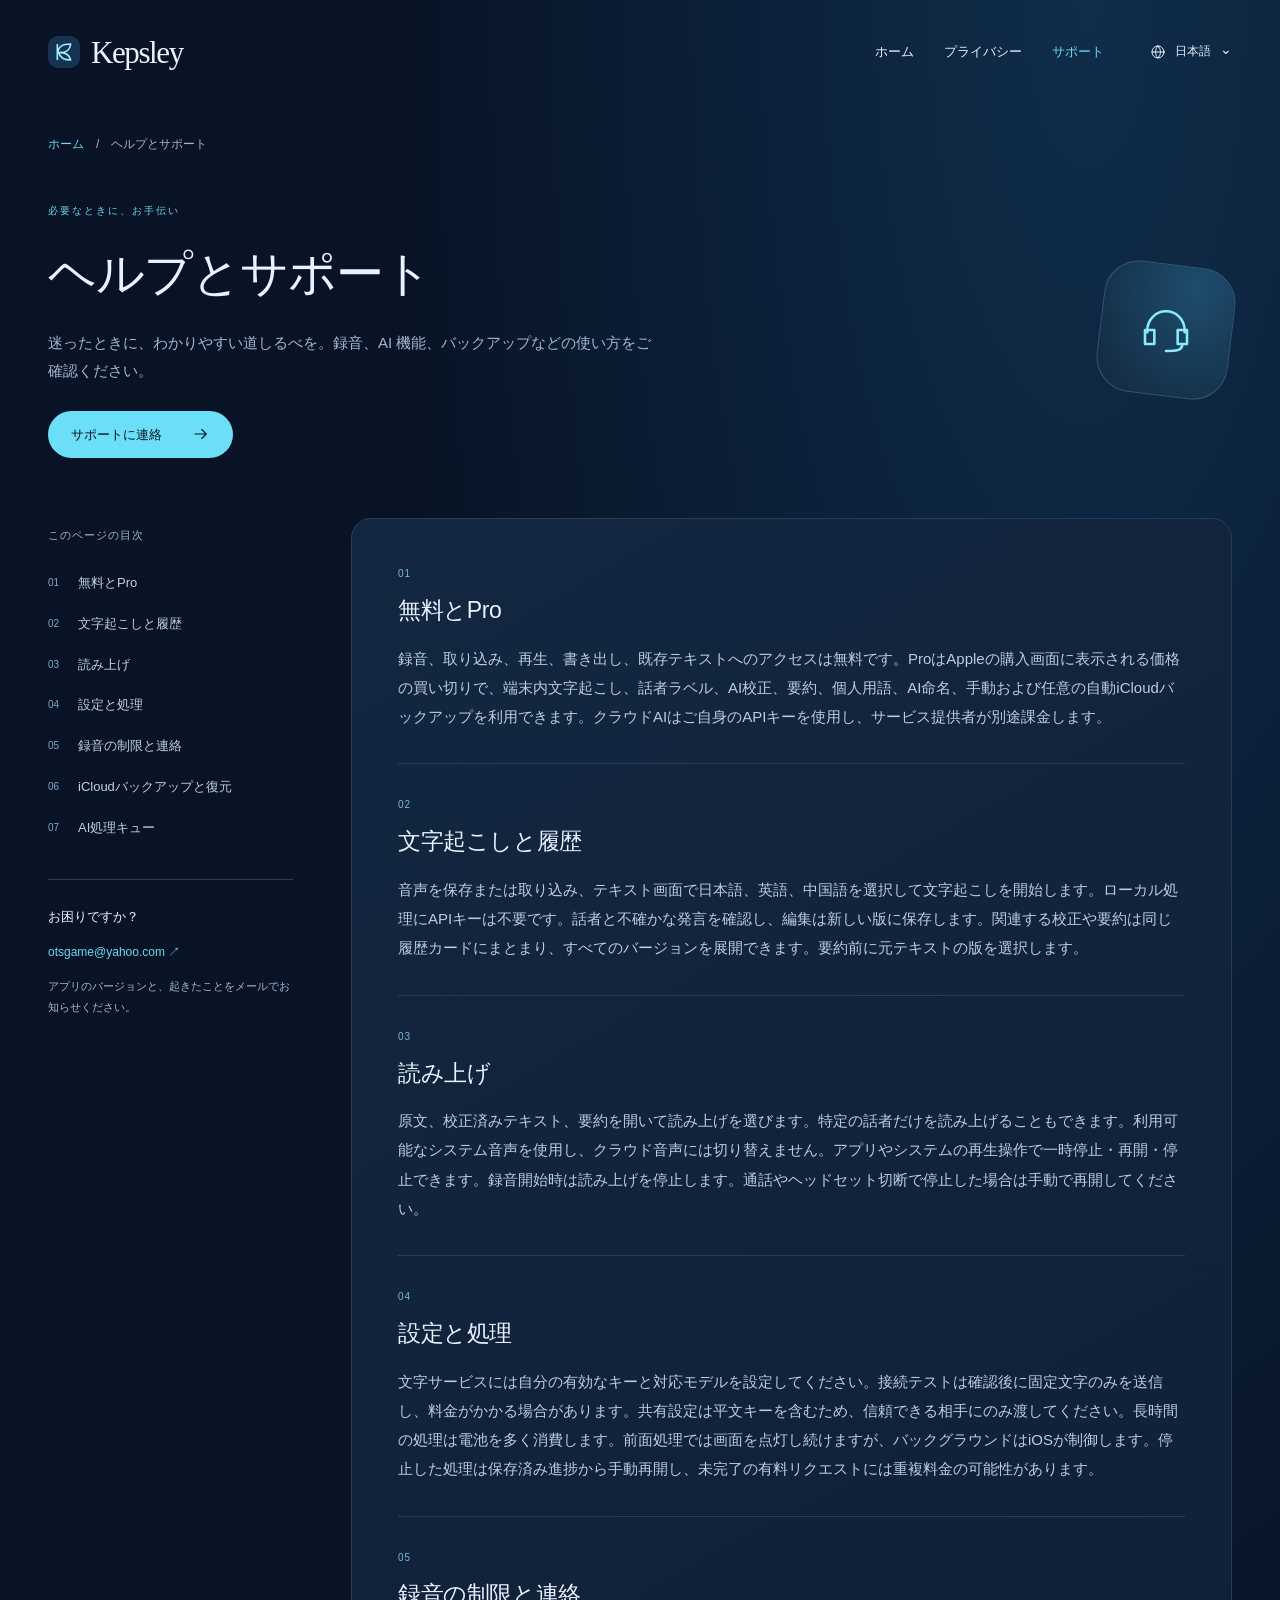
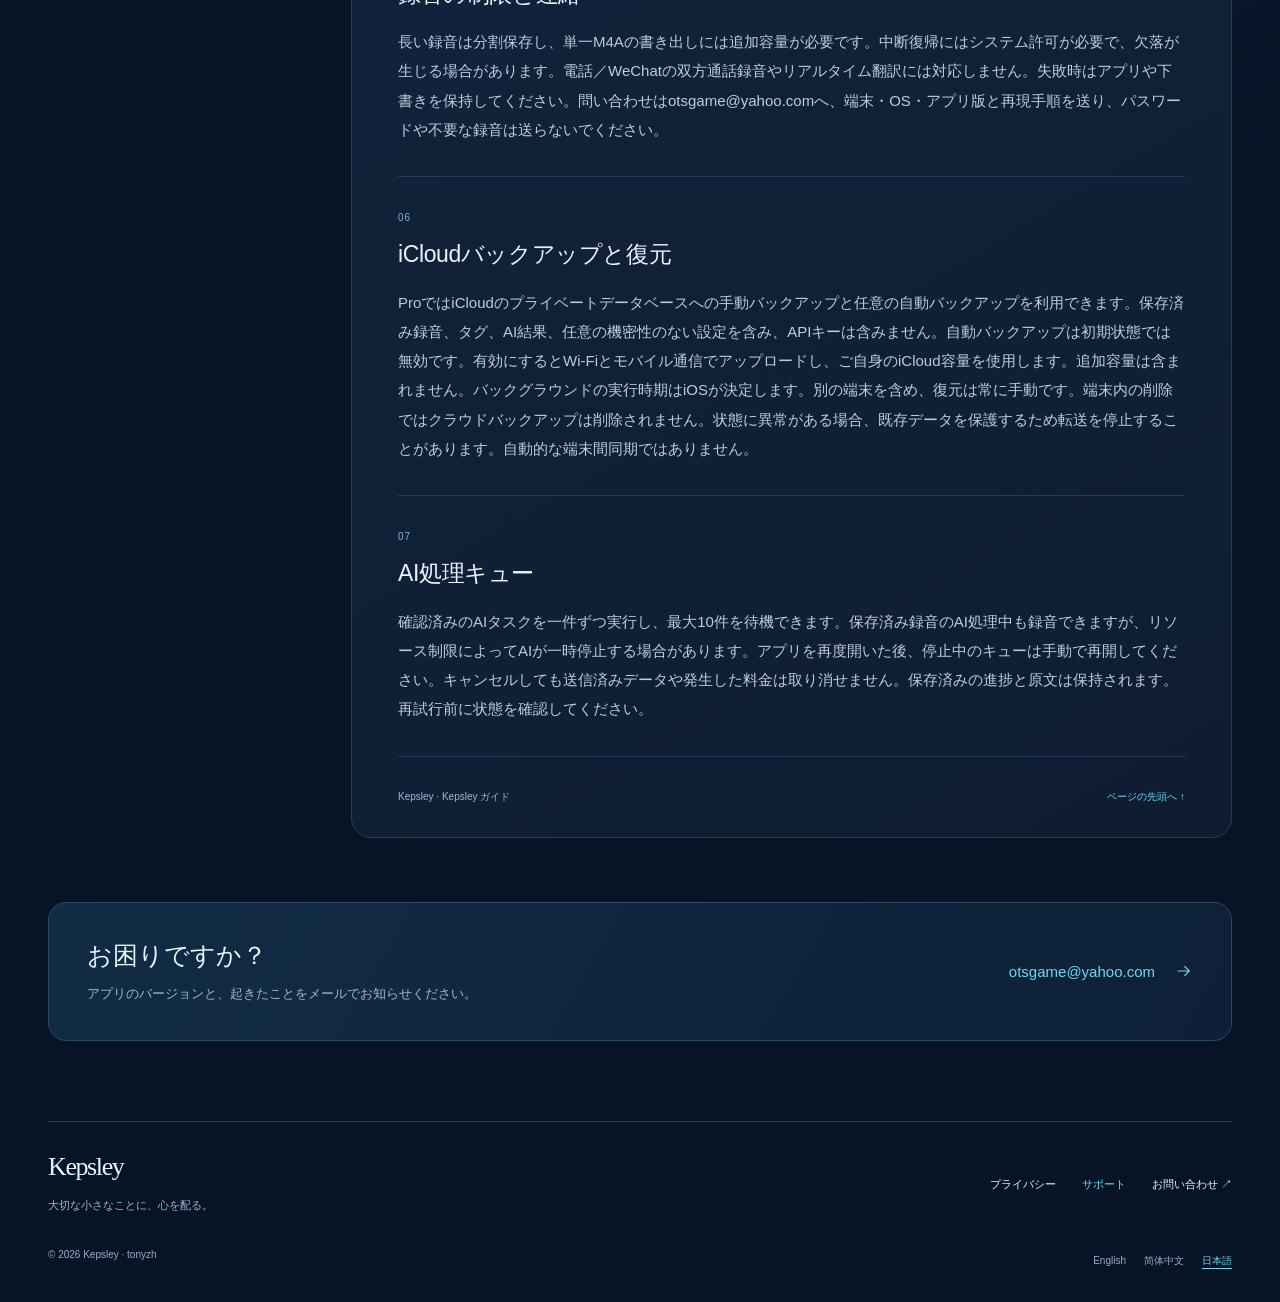
<file: site/ja/support/index.html>
<!doctype html>
<html lang="ja">
<head>
<meta charset="utf-8"><meta name="viewport" content="width=device-width,initial-scale=1">
<title>ヘルプとサポート · Kepsley</title><meta name="description" content="迷ったときに、わかりやすい道しるべを。録音、AI 機能、バックアップなどの使い方をご確認ください。"><meta name="theme-color" content="#081426">
<link rel="canonical" href="https://www.kepsley.com/ja/support/"><link rel="alternate" hreflang="en" href="https://www.kepsley.com/support/"><link rel="alternate" hreflang="zh-Hans" href="https://www.kepsley.com/zh/support/"><link rel="alternate" hreflang="ja" href="https://www.kepsley.com/ja/support/"><link rel="alternate" hreflang="x-default" href="https://www.kepsley.com/support/">
<meta property="og:type" content="website"><meta property="og:site_name" content="Kepsley"><meta property="og:locale" content="ja_JP"><meta property="og:title" content="ヘルプとサポート · Kepsley"><meta property="og:description" content="迷ったときに、わかりやすい道しるべを。録音、AI 機能、バックアップなどの使い方をご確認ください。"><meta property="og:url" content="https://www.kepsley.com/ja/support/"><meta property="og:image" content="https://www.kepsley.com/assets/share.png"><meta name="twitter:card" content="summary_large_image">
<link rel="icon" type="image/svg+xml" href="../../assets/mark.svg"><link rel="stylesheet" href="../../assets/documents.css">
</head>
<body class="document-page support-page" id="top">
<a class="skip-link" href="#main">本文へ移動</a>
<header class="site-header wrap"><a class="wordmark" href="../" aria-label="Kepsley ホーム"><img src="../../assets/mark.svg" width="32" height="32" alt="">Kepsley</a><div class="header-right"><nav class="main-nav" aria-label="ページナビゲーション"><a href="../">ホーム</a><a href="../privacy/">プライバシー</a><a href="./" aria-current="page">サポート</a></nav><details class="languages"><summary aria-label="言語を選択"><svg class="" viewBox="0 0 24 24" fill="none" stroke="currentColor" stroke-width="1.5" stroke-linecap="round" stroke-linejoin="round" aria-hidden="true"><circle cx="12" cy="12" r="9"/><path d="M3 12h18M12 3c5 5 5 13 0 18-5-5-5-13 0-18Z"/></svg>日本語</summary><nav class="language-list" aria-label="言語を選択"><a href="../../support/" lang="en" hreflang="en">English</a><a href="../../zh/support/" lang="zh-Hans" hreflang="zh-Hans">简体中文</a><a href="../../ja/support/" lang="ja" hreflang="ja" aria-current="page">日本語</a></nav></details></div></header>
<main id="main" class="wrap">
<nav class="breadcrumb" aria-label="ページナビゲーション"><a href="../">ホーム</a><span aria-hidden="true">/</span><span aria-current="page">ヘルプとサポート</span></nav>
<div class="document-hero"><div><span class="eyebrow">必要なときに、お手伝い</span><h1>ヘルプとサポート</h1><p class="document-intro">迷ったときに、わかりやすい道しるべを。録音、AI 機能、バックアップなどの使い方をご確認ください。</p><a class="contact-button" href="mailto:otsgame@yahoo.com">サポートに連絡<svg class="" viewBox="0 0 24 24" fill="none" stroke="currentColor" stroke-width="1.5" stroke-linecap="round" stroke-linejoin="round" aria-hidden="true"><path d="M4 12h15m-6-6 6 6-6 6"/></svg></a></div><div class="hero-symbol"><svg viewBox="0 0 24 24" fill="none" stroke="currentColor" stroke-width="1.1" stroke-linecap="round" stroke-linejoin="round" aria-hidden="true"><path d="M4 13v-1a8 8 0 0 1 16 0v1M5 12H3v6h4v-6H5Zm14 0h2v6h-4v-6h2Zm0 6c0 3-3 3-7 3"/></svg></div></div>
<details class="mobile-index"><summary>このページの目次<span aria-hidden="true">＋</span></summary><nav aria-label="このページの目次"><a href="#section-01"><span>01</span>無料とPro</a><a href="#section-02"><span>02</span>文字起こしと履歴</a><a href="#section-03"><span>03</span>読み上げ</a><a href="#section-04"><span>04</span>設定と処理</a><a href="#section-05"><span>05</span>録音の制限と連絡</a><a href="#section-06"><span>06</span>iCloudバックアップと復元</a><a href="#section-07"><span>07</span>AI処理キュー</a></nav></details>
<div class="document-layout"><aside class="sidebar"><nav class="document-index" aria-label="このページの目次"><span class="index-title">このページの目次</span><a href="#section-01"><span>01</span>無料とPro</a><a href="#section-02"><span>02</span>文字起こしと履歴</a><a href="#section-03"><span>03</span>読み上げ</a><a href="#section-04"><span>04</span>設定と処理</a><a href="#section-05"><span>05</span>録音の制限と連絡</a><a href="#section-06"><span>06</span>iCloudバックアップと復元</a><a href="#section-07"><span>07</span>AI処理キュー</a></nav><div class="sidebar-contact"><span class="contact-heading">お困りですか？</span><a href="mailto:otsgame@yahoo.com">otsgame@yahoo.com ↗</a><p>アプリのバージョンと、起きたことをメールでお知らせください。</p></div></aside><article class="document-content" aria-label="ヘルプとサポート"><section class="doc-section" id="section-01" aria-labelledby="heading-01"><span class="section-number" aria-hidden="true">01</span><h2 id="heading-01">無料とPro</h2><p>録音、取り込み、再生、書き出し、既存テキストへのアクセスは無料です。ProはAppleの購入画面に表示される価格の買い切りで、端末内文字起こし、話者ラベル、AI校正、要約、個人用語、AI命名、手動および任意の自動iCloudバックアップを利用できます。クラウドAIはご自身のAPIキーを使用し、サービス提供者が別途課金します。</p></section>
<section class="doc-section" id="section-02" aria-labelledby="heading-02"><span class="section-number" aria-hidden="true">02</span><h2 id="heading-02">文字起こしと履歴</h2><p>音声を保存または取り込み、テキスト画面で日本語、英語、中国語を選択して文字起こしを開始します。ローカル処理にAPIキーは不要です。話者と不確かな発言を確認し、編集は新しい版に保存します。関連する校正や要約は同じ履歴カードにまとまり、すべてのバージョンを展開できます。要約前に元テキストの版を選択します。</p></section>
<section class="doc-section" id="section-03" aria-labelledby="heading-03"><span class="section-number" aria-hidden="true">03</span><h2 id="heading-03">読み上げ</h2><p>原文、校正済みテキスト、要約を開いて読み上げを選びます。特定の話者だけを読み上げることもできます。利用可能なシステム音声を使用し、クラウド音声には切り替えません。アプリやシステムの再生操作で一時停止・再開・停止できます。録音開始時は読み上げを停止します。通話やヘッドセット切断で停止した場合は手動で再開してください。</p></section>
<section class="doc-section" id="section-04" aria-labelledby="heading-04"><span class="section-number" aria-hidden="true">04</span><h2 id="heading-04">設定と処理</h2><p>文字サービスには自分の有効なキーと対応モデルを設定してください。接続テストは確認後に固定文字のみを送信し、料金がかかる場合があります。共有設定は平文キーを含むため、信頼できる相手にのみ渡してください。長時間の処理は電池を多く消費します。前面処理では画面を点灯し続けますが、バックグラウンドはiOSが制御します。停止した処理は保存済み進捗から手動再開し、未完了の有料リクエストには重複料金の可能性があります。</p></section>
<section class="doc-section" id="section-05" aria-labelledby="heading-05"><span class="section-number" aria-hidden="true">05</span><h2 id="heading-05">録音の制限と連絡</h2><p>長い録音は分割保存し、単一M4Aの書き出しには追加容量が必要です。中断復帰にはシステム許可が必要で、欠落が生じる場合があります。電話／WeChatの双方通話録音やリアルタイム翻訳には対応しません。失敗時はアプリや下書きを保持してください。問い合わせはotsgame@yahoo.comへ、端末・OS・アプリ版と再現手順を送り、パスワードや不要な録音は送らないでください。</p></section>
<section class="doc-section" id="section-06" aria-labelledby="heading-06"><span class="section-number" aria-hidden="true">06</span><h2 id="heading-06">iCloudバックアップと復元</h2><p>ProではiCloudのプライベートデータベースへの手動バックアップと任意の自動バックアップを利用できます。保存済み録音、タグ、AI結果、任意の機密性のない設定を含み、APIキーは含みません。自動バックアップは初期状態では無効です。有効にするとWi-Fiとモバイル通信でアップロードし、ご自身のiCloud容量を使用します。追加容量は含まれません。バックグラウンドの実行時期はiOSが決定します。別の端末を含め、復元は常に手動です。端末内の削除ではクラウドバックアップは削除されません。状態に異常がある場合、既存データを保護するため転送を停止することがあります。自動的な端末間同期ではありません。</p></section>
<section class="doc-section" id="section-07" aria-labelledby="heading-07"><span class="section-number" aria-hidden="true">07</span><h2 id="heading-07">AI処理キュー</h2><p>確認済みのAIタスクを一件ずつ実行し、最大10件を待機できます。保存済み録音のAI処理中も録音できますが、リソース制限によってAIが一時停止する場合があります。アプリを再度開いた後、停止中のキューは手動で再開してください。キャンセルしても送信済みデータや発生した料金は取り消せません。保存済みの進捗と原文は保持されます。再試行前に状態を確認してください。</p></section><div class="document-end"><span>Kepsley · Kepsley ガイド</span><a href="#top">ページの先頭へ ↑</a></div></article></div>
<section class="contact-panel" aria-labelledby="contact-title"><div><h2 id="contact-title">お困りですか？</h2><p>アプリのバージョンと、起きたことをメールでお知らせください。</p></div><a class="contact-address" href="mailto:otsgame@yahoo.com">otsgame@yahoo.com <svg class="" viewBox="0 0 24 24" fill="none" stroke="currentColor" stroke-width="1.5" stroke-linecap="round" stroke-linejoin="round" aria-hidden="true"><path d="M4 12h15m-6-6 6 6-6 6"/></svg></a></section>
</main>
<footer class="site-footer wrap"><div class="footer-top"><div class="footer-brand"><a class="wordmark" href="../">Kepsley</a><p>大切な小さなことに、心を配る。</p></div><nav class="footer-links"><a href="../privacy/">プライバシー</a><a href="./" aria-current="page">サポート</a><a href="mailto:otsgame@yahoo.com">お問い合わせ ↗</a></nav></div><div class="footer-bottom"><span>© 2026 Kepsley · tonyzh</span><nav class="footer-languages" aria-label="言語を選択"><a href="../../support/" lang="en" hreflang="en">English</a><a href="../../zh/support/" lang="zh-Hans" hreflang="zh-Hans">简体中文</a><a href="../../ja/support/" lang="ja" hreflang="ja" aria-current="page">日本語</a></nav></div></footer>
</body></html>
</file>
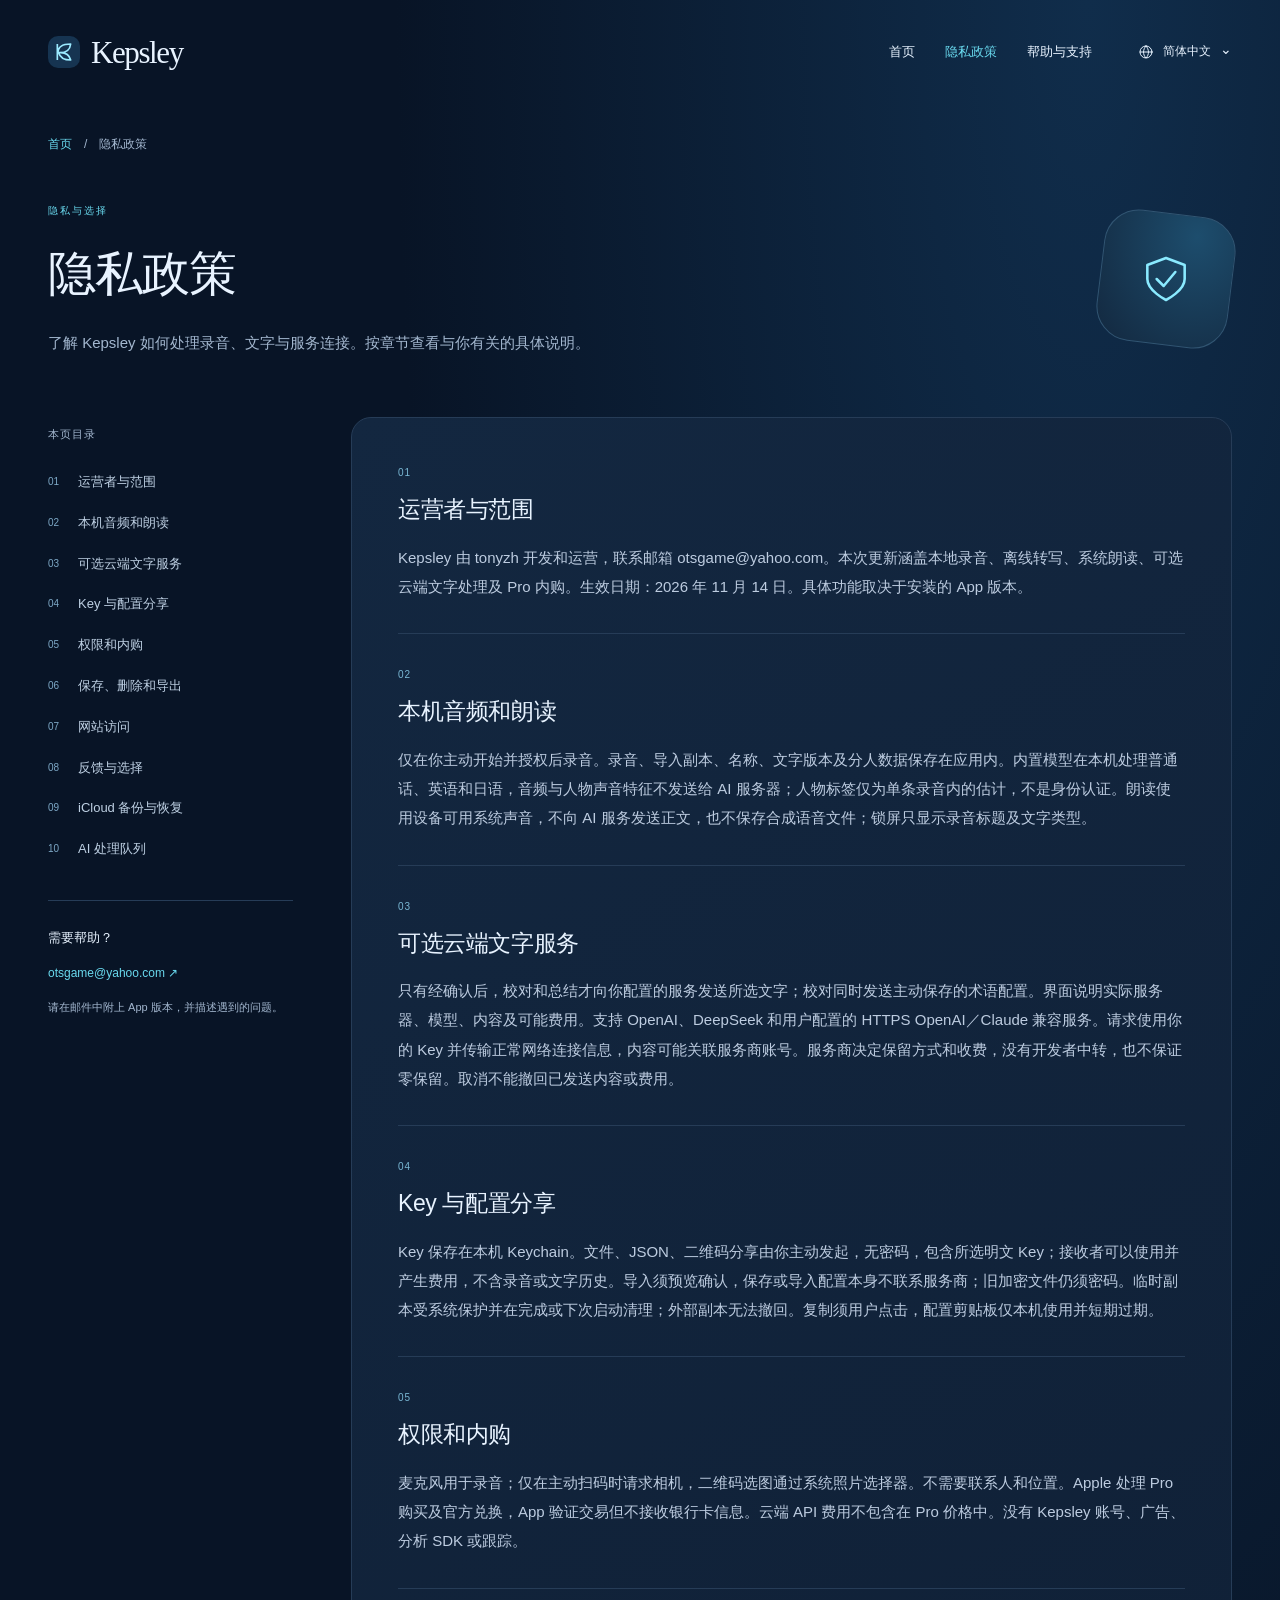
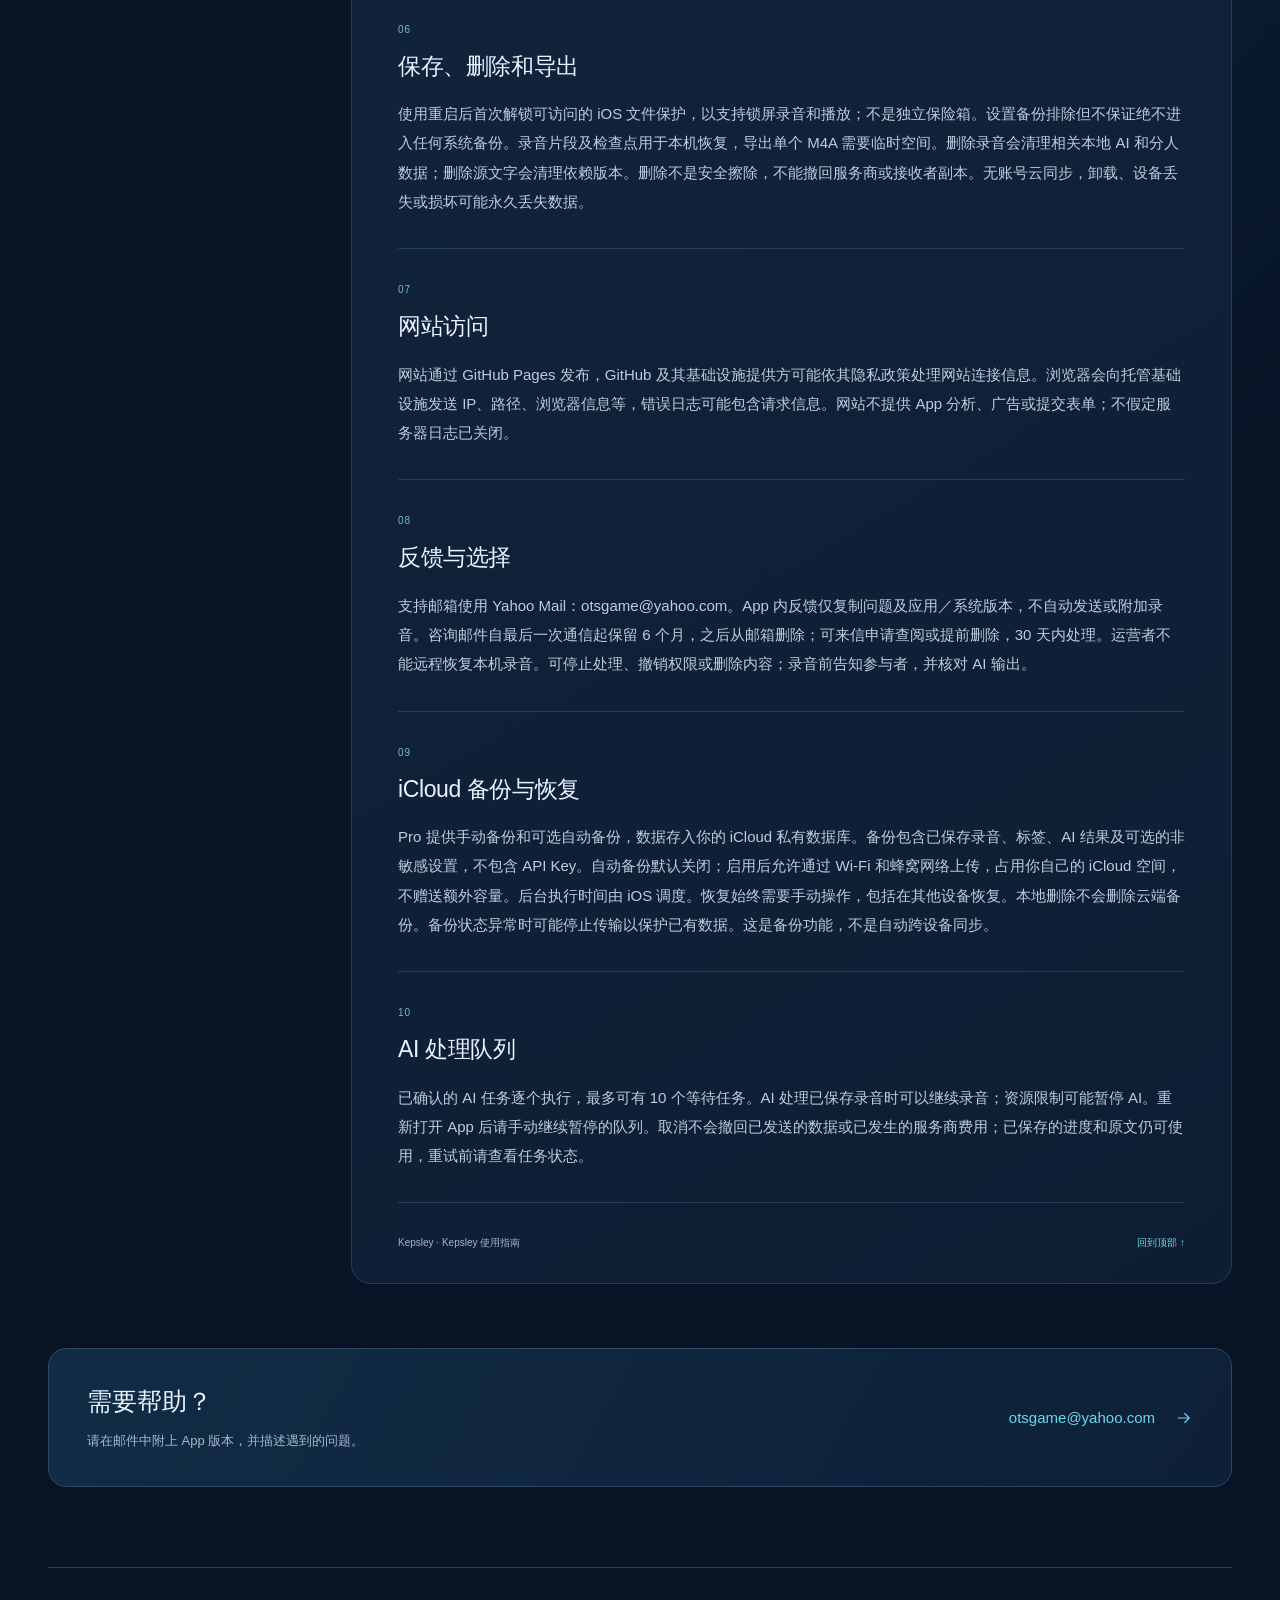
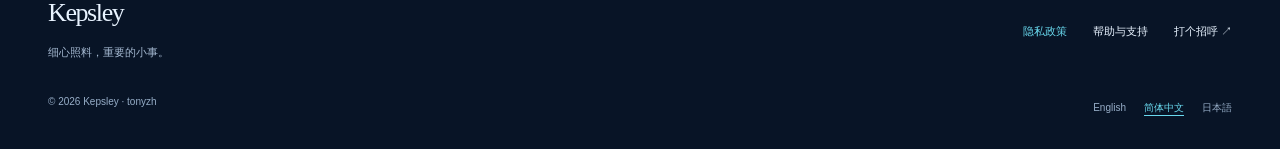
<file: site/zh/privacy/index.html>
<!doctype html>
<html lang="zh-Hans">
<head>
<meta charset="utf-8"><meta name="viewport" content="width=device-width,initial-scale=1">
<title>隐私政策 · Kepsley</title><meta name="description" content="了解 Kepsley 如何处理录音、文字与服务连接。按章节查看与你有关的具体说明。"><meta name="theme-color" content="#081426">
<link rel="canonical" href="https://www.kepsley.com/zh/privacy/"><link rel="alternate" hreflang="en" href="https://www.kepsley.com/privacy/"><link rel="alternate" hreflang="zh-Hans" href="https://www.kepsley.com/zh/privacy/"><link rel="alternate" hreflang="ja" href="https://www.kepsley.com/ja/privacy/"><link rel="alternate" hreflang="x-default" href="https://www.kepsley.com/privacy/">
<meta property="og:type" content="website"><meta property="og:site_name" content="Kepsley"><meta property="og:locale" content="zh_CN"><meta property="og:title" content="隐私政策 · Kepsley"><meta property="og:description" content="了解 Kepsley 如何处理录音、文字与服务连接。按章节查看与你有关的具体说明。"><meta property="og:url" content="https://www.kepsley.com/zh/privacy/"><meta property="og:image" content="https://www.kepsley.com/assets/share.png"><meta name="twitter:card" content="summary_large_image">
<link rel="icon" type="image/svg+xml" href="../../assets/mark.svg"><link rel="stylesheet" href="../../assets/documents.css">
</head>
<body class="document-page privacy-page" id="top">
<a class="skip-link" href="#main">跳至正文</a>
<header class="site-header wrap"><a class="wordmark" href="../" aria-label="Kepsley 首页"><img src="../../assets/mark.svg" width="32" height="32" alt="">Kepsley</a><div class="header-right"><nav class="main-nav" aria-label="页面导航"><a href="../">首页</a><a href="./" aria-current="page">隐私政策</a><a href="../support/">帮助与支持</a></nav><details class="languages"><summary aria-label="选择语言"><svg class="" viewBox="0 0 24 24" fill="none" stroke="currentColor" stroke-width="1.5" stroke-linecap="round" stroke-linejoin="round" aria-hidden="true"><circle cx="12" cy="12" r="9"/><path d="M3 12h18M12 3c5 5 5 13 0 18-5-5-5-13 0-18Z"/></svg>简体中文</summary><nav class="language-list" aria-label="选择语言"><a href="../../privacy/" lang="en" hreflang="en">English</a><a href="../../zh/privacy/" lang="zh-Hans" hreflang="zh-Hans" aria-current="page">简体中文</a><a href="../../ja/privacy/" lang="ja" hreflang="ja">日本語</a></nav></details></div></header>
<main id="main" class="wrap">
<nav class="breadcrumb" aria-label="页面导航"><a href="../">首页</a><span aria-hidden="true">/</span><span aria-current="page">隐私政策</span></nav>
<div class="document-hero"><div><span class="eyebrow">隐私与选择</span><h1>隐私政策</h1><p class="document-intro">了解 Kepsley 如何处理录音、文字与服务连接。按章节查看与你有关的具体说明。</p></div><div class="hero-symbol"><svg viewBox="0 0 24 24" fill="none" stroke="currentColor" stroke-width="1.1" stroke-linecap="round" stroke-linejoin="round" aria-hidden="true"><path d="M12 3 4 6v6c0 5 8 9 8 9s8-4 8-9V6l-8-3Z"/><path d="m8 12 3 3 5-6"/></svg></div></div>
<details class="mobile-index"><summary>本页目录<span aria-hidden="true">＋</span></summary><nav aria-label="本页目录"><a href="#section-01"><span>01</span>运营者与范围</a><a href="#section-02"><span>02</span>本机音频和朗读</a><a href="#section-03"><span>03</span>可选云端文字服务</a><a href="#section-04"><span>04</span>Key 与配置分享</a><a href="#section-05"><span>05</span>权限和内购</a><a href="#section-06"><span>06</span>保存、删除和导出</a><a href="#section-07"><span>07</span>网站访问</a><a href="#section-08"><span>08</span>反馈与选择</a><a href="#section-09"><span>09</span>iCloud 备份与恢复</a><a href="#section-10"><span>10</span>AI 处理队列</a></nav></details>
<div class="document-layout"><aside class="sidebar"><nav class="document-index" aria-label="本页目录"><span class="index-title">本页目录</span><a href="#section-01"><span>01</span>运营者与范围</a><a href="#section-02"><span>02</span>本机音频和朗读</a><a href="#section-03"><span>03</span>可选云端文字服务</a><a href="#section-04"><span>04</span>Key 与配置分享</a><a href="#section-05"><span>05</span>权限和内购</a><a href="#section-06"><span>06</span>保存、删除和导出</a><a href="#section-07"><span>07</span>网站访问</a><a href="#section-08"><span>08</span>反馈与选择</a><a href="#section-09"><span>09</span>iCloud 备份与恢复</a><a href="#section-10"><span>10</span>AI 处理队列</a></nav><div class="sidebar-contact"><span class="contact-heading">需要帮助？</span><a href="mailto:otsgame@yahoo.com">otsgame@yahoo.com ↗</a><p>请在邮件中附上 App 版本，并描述遇到的问题。</p></div></aside><article class="document-content" aria-label="隐私政策"><section class="doc-section" id="section-01" aria-labelledby="heading-01"><span class="section-number" aria-hidden="true">01</span><h2 id="heading-01">运营者与范围</h2><p>Kepsley 由 tonyzh 开发和运营，联系邮箱 otsgame@yahoo.com。本次更新涵盖本地录音、离线转写、系统朗读、可选云端文字处理及 Pro 内购。生效日期：2026 年 11 月 14 日。具体功能取决于安装的 App 版本。</p></section>
<section class="doc-section" id="section-02" aria-labelledby="heading-02"><span class="section-number" aria-hidden="true">02</span><h2 id="heading-02">本机音频和朗读</h2><p>仅在你主动开始并授权后录音。录音、导入副本、名称、文字版本及分人数据保存在应用内。内置模型在本机处理普通话、英语和日语，音频与人物声音特征不发送给 AI 服务器；人物标签仅为单条录音内的估计，不是身份认证。朗读使用设备可用系统声音，不向 AI 服务发送正文，也不保存合成语音文件；锁屏只显示录音标题及文字类型。</p></section>
<section class="doc-section" id="section-03" aria-labelledby="heading-03"><span class="section-number" aria-hidden="true">03</span><h2 id="heading-03">可选云端文字服务</h2><p>只有经确认后，校对和总结才向你配置的服务发送所选文字；校对同时发送主动保存的术语配置。界面说明实际服务器、模型、内容及可能费用。支持 OpenAI、DeepSeek 和用户配置的 HTTPS OpenAI／Claude 兼容服务。请求使用你的 Key 并传输正常网络连接信息，内容可能关联服务商账号。服务商决定保留方式和收费，没有开发者中转，也不保证零保留。取消不能撤回已发送内容或费用。</p></section>
<section class="doc-section" id="section-04" aria-labelledby="heading-04"><span class="section-number" aria-hidden="true">04</span><h2 id="heading-04">Key 与配置分享</h2><p>Key 保存在本机 Keychain。文件、JSON、二维码分享由你主动发起，无密码，包含所选明文 Key；接收者可以使用并产生费用，不含录音或文字历史。导入须预览确认，保存或导入配置本身不联系服务商；旧加密文件仍须密码。临时副本受系统保护并在完成或下次启动清理；外部副本无法撤回。复制须用户点击，配置剪贴板仅本机使用并短期过期。</p></section>
<section class="doc-section" id="section-05" aria-labelledby="heading-05"><span class="section-number" aria-hidden="true">05</span><h2 id="heading-05">权限和内购</h2><p>麦克风用于录音；仅在主动扫码时请求相机，二维码选图通过系统照片选择器。不需要联系人和位置。Apple 处理 Pro 购买及官方兑换，App 验证交易但不接收银行卡信息。云端 API 费用不包含在 Pro 价格中。没有 Kepsley 账号、广告、分析 SDK 或跟踪。</p></section>
<section class="doc-section" id="section-06" aria-labelledby="heading-06"><span class="section-number" aria-hidden="true">06</span><h2 id="heading-06">保存、删除和导出</h2><p>使用重启后首次解锁可访问的 iOS 文件保护，以支持锁屏录音和播放；不是独立保险箱。设置备份排除但不保证绝不进入任何系统备份。录音片段及检查点用于本机恢复，导出单个 M4A 需要临时空间。删除录音会清理相关本地 AI 和分人数据；删除源文字会清理依赖版本。删除不是安全擦除，不能撤回服务商或接收者副本。无账号云同步，卸载、设备丢失或损坏可能永久丢失数据。</p></section>
<section class="doc-section" id="section-07" aria-labelledby="heading-07"><span class="section-number" aria-hidden="true">07</span><h2 id="heading-07">网站访问</h2><p>网站通过 GitHub Pages 发布，GitHub 及其基础设施提供方可能依其隐私政策处理网站连接信息。浏览器会向托管基础设施发送 IP、路径、浏览器信息等，错误日志可能包含请求信息。网站不提供 App 分析、广告或提交表单；不假定服务器日志已关闭。</p></section>
<section class="doc-section" id="section-08" aria-labelledby="heading-08"><span class="section-number" aria-hidden="true">08</span><h2 id="heading-08">反馈与选择</h2><p>支持邮箱使用 Yahoo Mail：otsgame@yahoo.com。App 内反馈仅复制问题及应用／系统版本，不自动发送或附加录音。咨询邮件自最后一次通信起保留 6 个月，之后从邮箱删除；可来信申请查阅或提前删除，30 天内处理。运营者不能远程恢复本机录音。可停止处理、撤销权限或删除内容；录音前告知参与者，并核对 AI 输出。</p></section>
<section class="doc-section" id="section-09" aria-labelledby="heading-09"><span class="section-number" aria-hidden="true">09</span><h2 id="heading-09">iCloud 备份与恢复</h2><p>Pro 提供手动备份和可选自动备份，数据存入你的 iCloud 私有数据库。备份包含已保存录音、标签、AI 结果及可选的非敏感设置，不包含 API Key。自动备份默认关闭；启用后允许通过 Wi-Fi 和蜂窝网络上传，占用你自己的 iCloud 空间，不赠送额外容量。后台执行时间由 iOS 调度。恢复始终需要手动操作，包括在其他设备恢复。本地删除不会删除云端备份。备份状态异常时可能停止传输以保护已有数据。这是备份功能，不是自动跨设备同步。</p></section>
<section class="doc-section" id="section-10" aria-labelledby="heading-10"><span class="section-number" aria-hidden="true">10</span><h2 id="heading-10">AI 处理队列</h2><p>已确认的 AI 任务逐个执行，最多可有 10 个等待任务。AI 处理已保存录音时可以继续录音；资源限制可能暂停 AI。重新打开 App 后请手动继续暂停的队列。取消不会撤回已发送的数据或已发生的服务商费用；已保存的进度和原文仍可使用，重试前请查看任务状态。</p></section><div class="document-end"><span>Kepsley · Kepsley 使用指南</span><a href="#top">回到顶部 ↑</a></div></article></div>
<section class="contact-panel" aria-labelledby="contact-title"><div><h2 id="contact-title">需要帮助？</h2><p>请在邮件中附上 App 版本，并描述遇到的问题。</p></div><a class="contact-address" href="mailto:otsgame@yahoo.com">otsgame@yahoo.com <svg class="" viewBox="0 0 24 24" fill="none" stroke="currentColor" stroke-width="1.5" stroke-linecap="round" stroke-linejoin="round" aria-hidden="true"><path d="M4 12h15m-6-6 6 6-6 6"/></svg></a></section>
</main>
<footer class="site-footer wrap"><div class="footer-top"><div class="footer-brand"><a class="wordmark" href="../">Kepsley</a><p>细心照料，重要的小事。</p></div><nav class="footer-links"><a href="./" aria-current="page">隐私政策</a><a href="../support/">帮助与支持</a><a href="mailto:otsgame@yahoo.com">打个招呼 ↗</a></nav></div><div class="footer-bottom"><span>© 2026 Kepsley · tonyzh</span><nav class="footer-languages" aria-label="选择语言"><a href="../../privacy/" lang="en" hreflang="en">English</a><a href="../../zh/privacy/" lang="zh-Hans" hreflang="zh-Hans" aria-current="page">简体中文</a><a href="../../ja/privacy/" lang="ja" hreflang="ja">日本語</a></nav></div></footer>
</body></html>
</file>
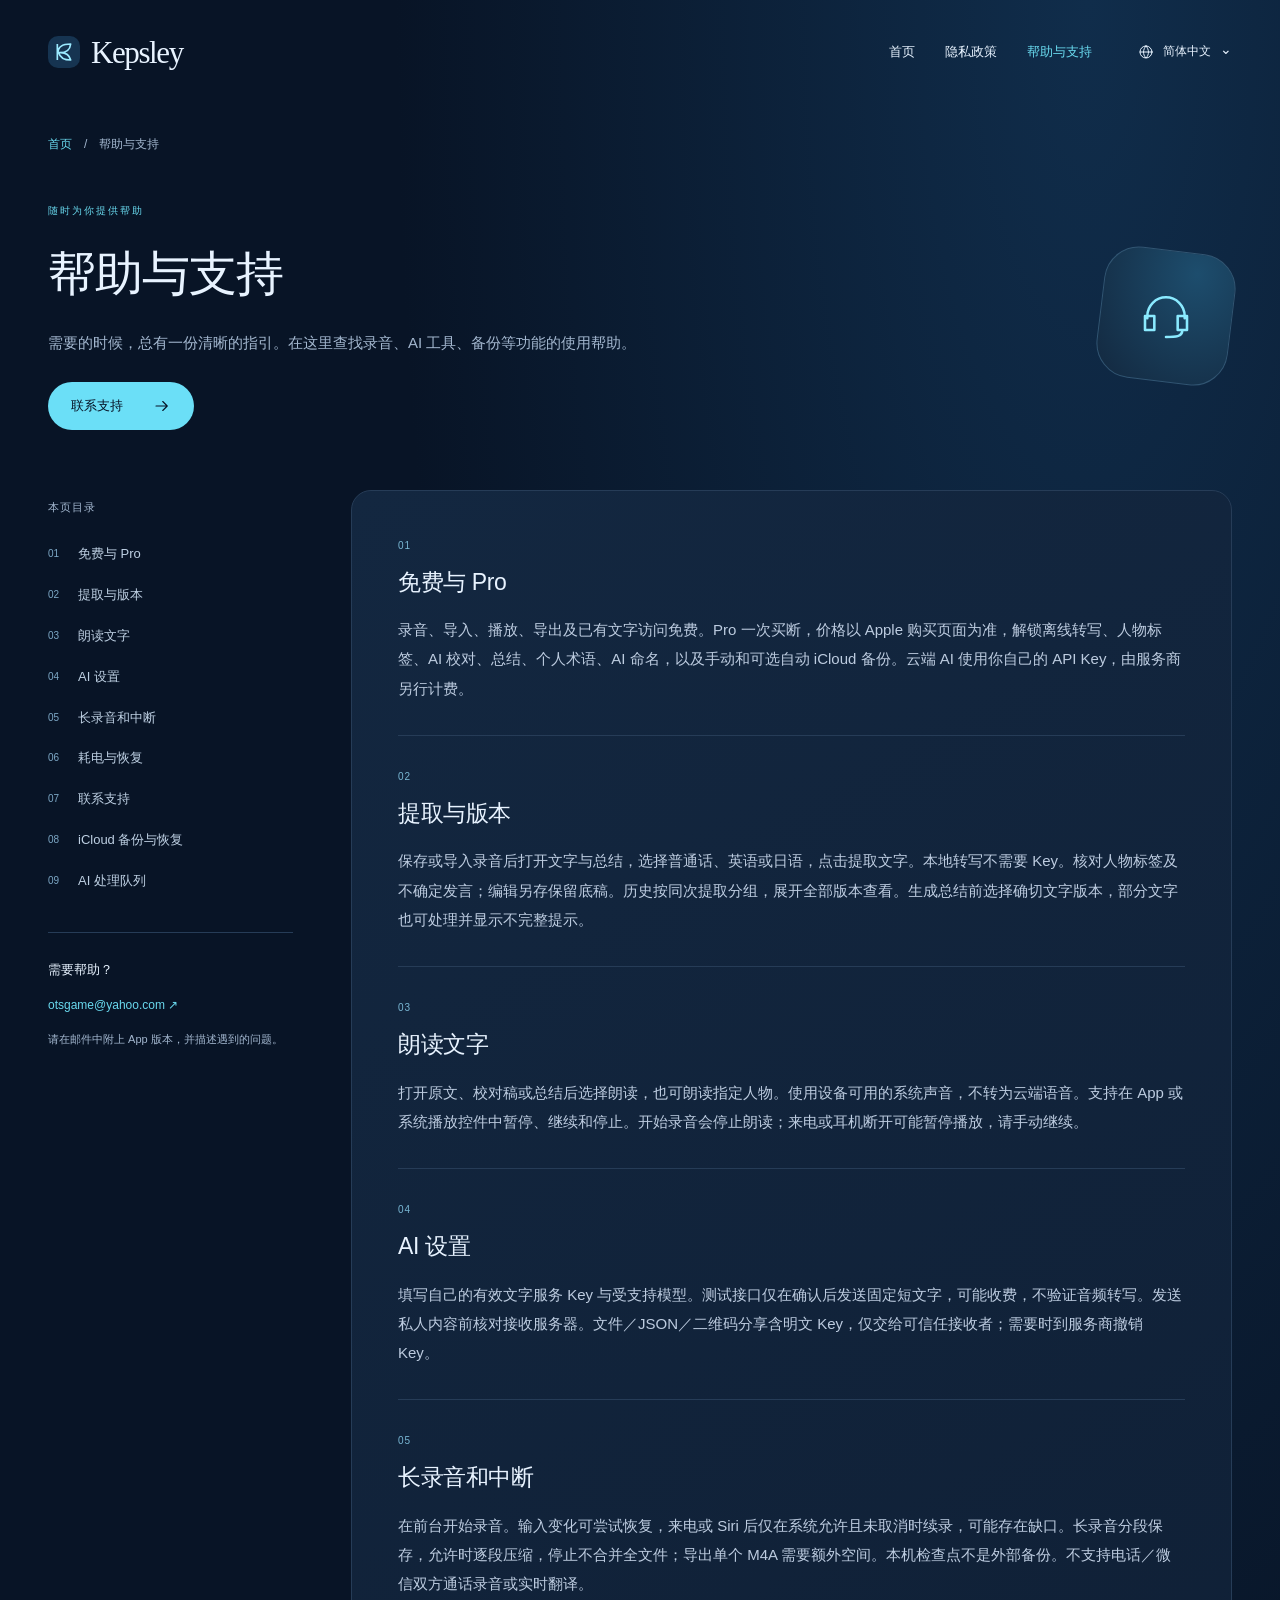
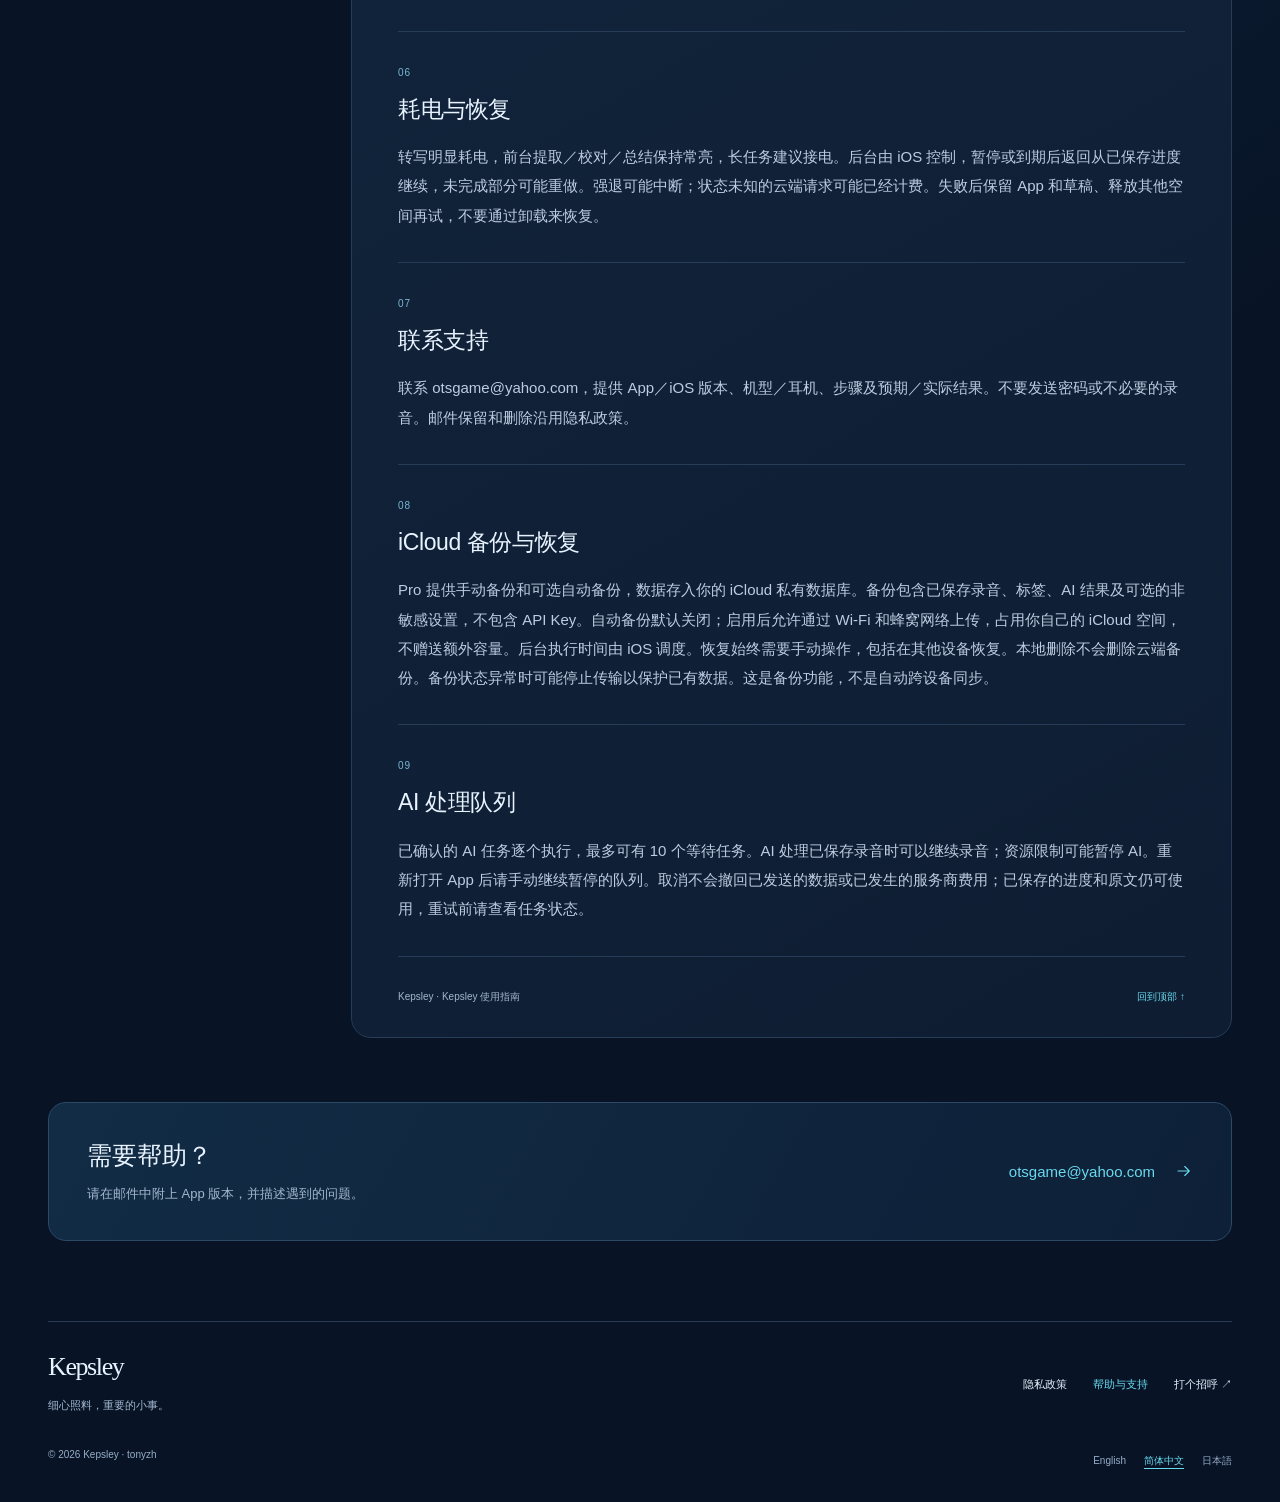
<file: site/zh/support/index.html>
<!doctype html>
<html lang="zh-Hans">
<head>
<meta charset="utf-8"><meta name="viewport" content="width=device-width,initial-scale=1">
<title>帮助与支持 · Kepsley</title><meta name="description" content="需要的时候，总有一份清晰的指引。在这里查找录音、AI 工具、备份等功能的使用帮助。"><meta name="theme-color" content="#081426">
<link rel="canonical" href="https://www.kepsley.com/zh/support/"><link rel="alternate" hreflang="en" href="https://www.kepsley.com/support/"><link rel="alternate" hreflang="zh-Hans" href="https://www.kepsley.com/zh/support/"><link rel="alternate" hreflang="ja" href="https://www.kepsley.com/ja/support/"><link rel="alternate" hreflang="x-default" href="https://www.kepsley.com/support/">
<meta property="og:type" content="website"><meta property="og:site_name" content="Kepsley"><meta property="og:locale" content="zh_CN"><meta property="og:title" content="帮助与支持 · Kepsley"><meta property="og:description" content="需要的时候，总有一份清晰的指引。在这里查找录音、AI 工具、备份等功能的使用帮助。"><meta property="og:url" content="https://www.kepsley.com/zh/support/"><meta property="og:image" content="https://www.kepsley.com/assets/share.png"><meta name="twitter:card" content="summary_large_image">
<link rel="icon" type="image/svg+xml" href="../../assets/mark.svg"><link rel="stylesheet" href="../../assets/documents.css">
</head>
<body class="document-page support-page" id="top">
<a class="skip-link" href="#main">跳至正文</a>
<header class="site-header wrap"><a class="wordmark" href="../" aria-label="Kepsley 首页"><img src="../../assets/mark.svg" width="32" height="32" alt="">Kepsley</a><div class="header-right"><nav class="main-nav" aria-label="页面导航"><a href="../">首页</a><a href="../privacy/">隐私政策</a><a href="./" aria-current="page">帮助与支持</a></nav><details class="languages"><summary aria-label="选择语言"><svg class="" viewBox="0 0 24 24" fill="none" stroke="currentColor" stroke-width="1.5" stroke-linecap="round" stroke-linejoin="round" aria-hidden="true"><circle cx="12" cy="12" r="9"/><path d="M3 12h18M12 3c5 5 5 13 0 18-5-5-5-13 0-18Z"/></svg>简体中文</summary><nav class="language-list" aria-label="选择语言"><a href="../../support/" lang="en" hreflang="en">English</a><a href="../../zh/support/" lang="zh-Hans" hreflang="zh-Hans" aria-current="page">简体中文</a><a href="../../ja/support/" lang="ja" hreflang="ja">日本語</a></nav></details></div></header>
<main id="main" class="wrap">
<nav class="breadcrumb" aria-label="页面导航"><a href="../">首页</a><span aria-hidden="true">/</span><span aria-current="page">帮助与支持</span></nav>
<div class="document-hero"><div><span class="eyebrow">随时为你提供帮助</span><h1>帮助与支持</h1><p class="document-intro">需要的时候，总有一份清晰的指引。在这里查找录音、AI 工具、备份等功能的使用帮助。</p><a class="contact-button" href="mailto:otsgame@yahoo.com">联系支持<svg class="" viewBox="0 0 24 24" fill="none" stroke="currentColor" stroke-width="1.5" stroke-linecap="round" stroke-linejoin="round" aria-hidden="true"><path d="M4 12h15m-6-6 6 6-6 6"/></svg></a></div><div class="hero-symbol"><svg viewBox="0 0 24 24" fill="none" stroke="currentColor" stroke-width="1.1" stroke-linecap="round" stroke-linejoin="round" aria-hidden="true"><path d="M4 13v-1a8 8 0 0 1 16 0v1M5 12H3v6h4v-6H5Zm14 0h2v6h-4v-6h2Zm0 6c0 3-3 3-7 3"/></svg></div></div>
<details class="mobile-index"><summary>本页目录<span aria-hidden="true">＋</span></summary><nav aria-label="本页目录"><a href="#section-01"><span>01</span>免费与 Pro</a><a href="#section-02"><span>02</span>提取与版本</a><a href="#section-03"><span>03</span>朗读文字</a><a href="#section-04"><span>04</span>AI 设置</a><a href="#section-05"><span>05</span>长录音和中断</a><a href="#section-06"><span>06</span>耗电与恢复</a><a href="#section-07"><span>07</span>联系支持</a><a href="#section-08"><span>08</span>iCloud 备份与恢复</a><a href="#section-09"><span>09</span>AI 处理队列</a></nav></details>
<div class="document-layout"><aside class="sidebar"><nav class="document-index" aria-label="本页目录"><span class="index-title">本页目录</span><a href="#section-01"><span>01</span>免费与 Pro</a><a href="#section-02"><span>02</span>提取与版本</a><a href="#section-03"><span>03</span>朗读文字</a><a href="#section-04"><span>04</span>AI 设置</a><a href="#section-05"><span>05</span>长录音和中断</a><a href="#section-06"><span>06</span>耗电与恢复</a><a href="#section-07"><span>07</span>联系支持</a><a href="#section-08"><span>08</span>iCloud 备份与恢复</a><a href="#section-09"><span>09</span>AI 处理队列</a></nav><div class="sidebar-contact"><span class="contact-heading">需要帮助？</span><a href="mailto:otsgame@yahoo.com">otsgame@yahoo.com ↗</a><p>请在邮件中附上 App 版本，并描述遇到的问题。</p></div></aside><article class="document-content" aria-label="帮助与支持"><section class="doc-section" id="section-01" aria-labelledby="heading-01"><span class="section-number" aria-hidden="true">01</span><h2 id="heading-01">免费与 Pro</h2><p>录音、导入、播放、导出及已有文字访问免费。Pro 一次买断，价格以 Apple 购买页面为准，解锁离线转写、人物标签、AI 校对、总结、个人术语、AI 命名，以及手动和可选自动 iCloud 备份。云端 AI 使用你自己的 API Key，由服务商另行计费。</p></section>
<section class="doc-section" id="section-02" aria-labelledby="heading-02"><span class="section-number" aria-hidden="true">02</span><h2 id="heading-02">提取与版本</h2><p>保存或导入录音后打开文字与总结，选择普通话、英语或日语，点击提取文字。本地转写不需要 Key。核对人物标签及不确定发言；编辑另存保留底稿。历史按同次提取分组，展开全部版本查看。生成总结前选择确切文字版本，部分文字也可处理并显示不完整提示。</p></section>
<section class="doc-section" id="section-03" aria-labelledby="heading-03"><span class="section-number" aria-hidden="true">03</span><h2 id="heading-03">朗读文字</h2><p>打开原文、校对稿或总结后选择朗读，也可朗读指定人物。使用设备可用的系统声音，不转为云端语音。支持在 App 或系统播放控件中暂停、继续和停止。开始录音会停止朗读；来电或耳机断开可能暂停播放，请手动继续。</p></section>
<section class="doc-section" id="section-04" aria-labelledby="heading-04"><span class="section-number" aria-hidden="true">04</span><h2 id="heading-04">AI 设置</h2><p>填写自己的有效文字服务 Key 与受支持模型。测试接口仅在确认后发送固定短文字，可能收费，不验证音频转写。发送私人内容前核对接收服务器。文件／JSON／二维码分享含明文 Key，仅交给可信任接收者；需要时到服务商撤销 Key。</p></section>
<section class="doc-section" id="section-05" aria-labelledby="heading-05"><span class="section-number" aria-hidden="true">05</span><h2 id="heading-05">长录音和中断</h2><p>在前台开始录音。输入变化可尝试恢复，来电或 Siri 后仅在系统允许且未取消时续录，可能存在缺口。长录音分段保存，允许时逐段压缩，停止不合并全文件；导出单个 M4A 需要额外空间。本机检查点不是外部备份。不支持电话／微信双方通话录音或实时翻译。</p></section>
<section class="doc-section" id="section-06" aria-labelledby="heading-06"><span class="section-number" aria-hidden="true">06</span><h2 id="heading-06">耗电与恢复</h2><p>转写明显耗电，前台提取／校对／总结保持常亮，长任务建议接电。后台由 iOS 控制，暂停或到期后返回从已保存进度继续，未完成部分可能重做。强退可能中断；状态未知的云端请求可能已经计费。失败后保留 App 和草稿、释放其他空间再试，不要通过卸载来恢复。</p></section>
<section class="doc-section" id="section-07" aria-labelledby="heading-07"><span class="section-number" aria-hidden="true">07</span><h2 id="heading-07">联系支持</h2><p>联系 otsgame@yahoo.com，提供 App／iOS 版本、机型／耳机、步骤及预期／实际结果。不要发送密码或不必要的录音。邮件保留和删除沿用隐私政策。</p></section>
<section class="doc-section" id="section-08" aria-labelledby="heading-08"><span class="section-number" aria-hidden="true">08</span><h2 id="heading-08">iCloud 备份与恢复</h2><p>Pro 提供手动备份和可选自动备份，数据存入你的 iCloud 私有数据库。备份包含已保存录音、标签、AI 结果及可选的非敏感设置，不包含 API Key。自动备份默认关闭；启用后允许通过 Wi-Fi 和蜂窝网络上传，占用你自己的 iCloud 空间，不赠送额外容量。后台执行时间由 iOS 调度。恢复始终需要手动操作，包括在其他设备恢复。本地删除不会删除云端备份。备份状态异常时可能停止传输以保护已有数据。这是备份功能，不是自动跨设备同步。</p></section>
<section class="doc-section" id="section-09" aria-labelledby="heading-09"><span class="section-number" aria-hidden="true">09</span><h2 id="heading-09">AI 处理队列</h2><p>已确认的 AI 任务逐个执行，最多可有 10 个等待任务。AI 处理已保存录音时可以继续录音；资源限制可能暂停 AI。重新打开 App 后请手动继续暂停的队列。取消不会撤回已发送的数据或已发生的服务商费用；已保存的进度和原文仍可使用，重试前请查看任务状态。</p></section><div class="document-end"><span>Kepsley · Kepsley 使用指南</span><a href="#top">回到顶部 ↑</a></div></article></div>
<section class="contact-panel" aria-labelledby="contact-title"><div><h2 id="contact-title">需要帮助？</h2><p>请在邮件中附上 App 版本，并描述遇到的问题。</p></div><a class="contact-address" href="mailto:otsgame@yahoo.com">otsgame@yahoo.com <svg class="" viewBox="0 0 24 24" fill="none" stroke="currentColor" stroke-width="1.5" stroke-linecap="round" stroke-linejoin="round" aria-hidden="true"><path d="M4 12h15m-6-6 6 6-6 6"/></svg></a></section>
</main>
<footer class="site-footer wrap"><div class="footer-top"><div class="footer-brand"><a class="wordmark" href="../">Kepsley</a><p>细心照料，重要的小事。</p></div><nav class="footer-links"><a href="../privacy/">隐私政策</a><a href="./" aria-current="page">帮助与支持</a><a href="mailto:otsgame@yahoo.com">打个招呼 ↗</a></nav></div><div class="footer-bottom"><span>© 2026 Kepsley · tonyzh</span><nav class="footer-languages" aria-label="选择语言"><a href="../../support/" lang="en" hreflang="en">English</a><a href="../../zh/support/" lang="zh-Hans" hreflang="zh-Hans" aria-current="page">简体中文</a><a href="../../ja/support/" lang="ja" hreflang="ja">日本語</a></nav></div></footer>
</body></html>
</file>
<file: site/assets/home.css>
/* Kepsley brand home. Policy/support pages continue to use style.css. */
:root{color-scheme:dark;--paper:#081426;--ink:#e8f3ff;--muted:#a3b7cf;--teal:#69d9ee;--line:#263c57;--serif:Georgia,'Times New Roman','Songti SC','Noto Serif CJK SC','Yu Mincho',serif;--sans:-apple-system,BlinkMacSystemFont,'Segoe UI','Hiragino Sans','Microsoft YaHei',sans-serif}
*{box-sizing:border-box}html{scroll-behavior:smooth;scroll-padding-top:100px}body{margin:0;background:radial-gradient(ellipse at 80% 5%,#102d4b 0,transparent 42%),var(--paper);color:var(--ink);font:16px/1.65 var(--sans);-webkit-font-smoothing:antialiased}a{color:inherit;text-decoration:none}button,summary{font:inherit}a,summary{-webkit-tap-highlight-color:transparent}a:focus-visible,summary:focus-visible{outline:3px solid #78deff;outline-offset:6px;border-radius:4px}::selection{background:#234b70}img,svg{max-width:100%}p,h1,h2,h3{margin:0}h1,h2,h3{font-weight:400}p{color:var(--muted)}.wrap{width:min(1200px,calc(100% - 96px));margin-inline:auto}.skip-link{position:fixed;left:20px;top:-100px;z-index:50;background:#6bdff7;color:#061326;padding:12px 20px}.skip-link:focus{top:12px}.site-header{height:104px;display:flex;align-items:center;justify-content:space-between;position:relative;z-index:10}.wordmark{display:inline-flex;align-items:center;gap:11px;font-family:var(--serif);font-size:31px;letter-spacing:-1.4px;line-height:1}.wordmark img{width:32px;height:32px}.header-right{display:flex;align-items:center;gap:46px}.main-nav{display:flex;gap:32px;font-size:13px;font-weight:500}.main-nav a{padding:8px 0}.main-nav a:hover,.footer-links a:hover{text-decoration:underline;text-underline-offset:6px}.languages{position:relative;font-size:12px}.languages summary{cursor:pointer;display:flex;align-items:center;gap:9px;padding:9px 0;list-style:none}.languages summary::-webkit-details-marker{display:none}.languages summary:after{content:'⌄';font-size:14px;transform:translateY(-2px)}.languages summary svg{width:16px;height:16px}.language-list{position:absolute;right:0;top:100%;min-width:148px;padding:8px;background:#132740;border:1px solid var(--line);border-radius:12px;box-shadow:0 12px 30px #e8f3ff0c}.language-list a{display:block;padding:9px 12px;border-radius:6px}.language-list a:hover,.language-list a[aria-current]{background:#1d3655}.hero{min-height:680px;display:grid;grid-template-columns:1.05fr 1fr;align-items:center;position:relative;padding-block:36px 68px;gap:10px}.hero-copy{position:relative;z-index:2;padding-bottom:30px}.eyebrow{font-size:10px;font-weight:600;letter-spacing:2.1px;text-transform:uppercase;display:flex;align-items:center;gap:10px;margin-bottom:28px;color:var(--teal)}.eyebrow:before{content:'';width:6px;height:6px;border:1px solid currentColor;border-radius:50%}.hero h1{font-family:var(--serif);font-size:clamp(52px,5.5vw,77px);line-height:1.08;letter-spacing:-3.9px;max-width:690px}.hero h1 span{display:block}.hero h1 em{color:var(--teal);font-weight:400}.hero-intro{font-size:15px;max-width:360px;line-height:1.9;margin-top:28px}.primary-link{display:inline-flex;gap:40px;align-items:center;margin-top:32px;padding:14px 23px;border-radius:50px;background:#6bdff7;color:#061326;font-size:13px;transition:background .2s,transform .2s}.primary-link svg{width:18px;height:18px}.primary-link:hover{background:#a0efff;transform:translateY(-2px)}.quiet-note{font-size:11px;display:flex;align-items:center;gap:7px;margin-top:19px;color:var(--muted)}.quiet-note svg{width:13px;height:13px}.memory-scene{position:relative;width:100%;height:610px;isolation:isolate}.halo{position:absolute;inset:30px -20px 0 -25px;border-radius:50%;background:radial-gradient(ellipse at 60% 40%,#164773 0%,#102c50 40%,#0b203880 64%,transparent 72%);z-index:-2}.orbit{position:absolute;inset:20px -5px;width:100%;height:520px;z-index:-1;opacity:.7}.memory-card{position:absolute;box-shadow:0 22px 60px -28px #00081680,0 2px 8px #00081620}.conversation-card{left:16%;top:83px;width:65%;max-width:350px;background:#132740;border:1px solid #345c7c;border-radius:12px;padding:25px 25px 22px;transform:rotate(-7deg);animation:float-main 9s ease-in-out infinite}.card-top{display:flex;align-items:center;justify-content:space-between;gap:10px;font-size:10px;color:var(--muted);letter-spacing:.3px}.card-top svg{width:21px;height:21px;color:var(--teal)}.card-category{display:flex;align-items:center;gap:7px}.conversation-card h3{font:29px/1.22 var(--serif);letter-spacing:-.7px;margin:29px 0 20px;max-width:220px}.waveform{height:40px;display:flex;gap:4px;align-items:center;margin-block:12px 17px}.waveform i{display:block;width:3px;height:var(--h);border-radius:4px;background:#5ebcd5}.waveform i:nth-child(3n){background:#315979}.card-rule{height:1px;background:#2b4563;margin:18px 0}.card-copy{font-size:12px;line-height:1.8}.card-tag{display:inline-flex;gap:5px;align-items:center;font-size:9px;padding:4px 8px;margin-top:15px;border:1px solid #365b75;border-radius:20px;color:var(--teal)}.card-tag:before{content:'✓';font-size:10px}.idea-card{right:1%;top:20px;width:158px;padding:20px;background:#18364e;border:1px solid #315570;border-radius:4px;transform:rotate(10deg);z-index:3;animation:float-note 11s ease-in-out infinite}.idea-card svg{width:27px;height:27px;color:#80dafa;margin-bottom:14px}.idea-card p{font:italic 21px/1.35 var(--serif);color:#d5eeff}.idea-card small{display:block;font-size:8px;color:#9ac8dd;letter-spacing:1px;text-transform:uppercase;margin-top:18px}.postcard{right:-1%;top:335px;width:235px;padding:10px 10px 15px;background:#132740;border-radius:5px;transform:rotate(8deg);z-index:4;animation:float-postcard 12s ease-in-out infinite}.postcard img{width:100%;height:auto;display:block;aspect-ratio:5/3;object-fit:cover}.postcard p{font:italic 16px/1.3 var(--serif);color:var(--ink);padding:13px 4px 0}.postcard small{display:block;font-size:9px;color:var(--muted);padding:5px 4px 0}.kept-stamp{position:absolute;bottom:64px;left:6%;width:85px;height:85px;border:1px solid #3e7395;border-radius:50%;display:flex;align-items:center;justify-content:center;flex-direction:column;transform:rotate(-12deg);color:#90cce4;font-size:7px;letter-spacing:1.1px;text-transform:uppercase}.kept-stamp svg{width:24px;height:24px;margin:5px}.scene-label{position:absolute;bottom:0;left:0;right:0;text-align:center;font-size:9px;letter-spacing:1.3px;color:#8fa8c1}.intro-line{border-top:1px solid var(--line);border-bottom:1px solid var(--line);display:flex;align-items:center;justify-content:space-between;padding:22px 0;font-size:11px;color:var(--muted);letter-spacing:.4px}.intro-line .little-star{color:#61d5f5;font-size:19px;line-height:1}.section{padding-block:112px}.section-heading{display:grid;grid-template-columns:1.2fr 1fr;gap:90px;align-items:end}.section-kicker{font-size:10px;letter-spacing:1.8px;text-transform:uppercase;display:block;color:var(--teal);margin-bottom:22px}.section-heading h2{font:48px/1.13 var(--serif);letter-spacing:-1.8px}.section-heading h2 span{display:block}.section-heading p{font-size:14px;line-height:1.9;max-width:350px;padding-bottom:3px}.steps{display:grid;grid-template-columns:repeat(3,1fr);gap:48px;margin-top:60px}.step{border-top:1px solid var(--line);padding-top:25px}.step-top{display:flex;justify-content:space-between;align-items:center;color:#81b8db;font-size:11px}.step-top svg{width:29px;height:29px;stroke-width:1.2}.step h3{font:26px/1.3 var(--serif);letter-spacing:-.4px;margin-top:23px;margin-bottom:12px}.step p{font-size:13px;line-height:1.9;max-width:290px}.moments-section{background:#0b1b30;padding-block:90px 100px}.moments-heading{display:flex;justify-content:space-between;align-items:end;gap:40px;margin-bottom:42px}.moments-heading h2{font:47px/1.15 var(--serif);letter-spacing:-1.6px;max-width:560px}.moments-heading p{font-size:12px;max-width:245px;line-height:1.8}.moments{display:grid;grid-template-columns:repeat(3,1fr);gap:20px}.moment{background:#12243b;border:1px solid #27405a;border-radius:16px;overflow:hidden}.moment-art{height:210px;padding:30px;display:flex;align-items:center;justify-content:center;position:relative;overflow:hidden}.moment-art svg{width:100%;height:100%}.moment:nth-child(1) .moment-art{background:#132e47}.moment:nth-child(2) .moment-art{background:#16344a}.moment:nth-child(3) .moment-art{background:#142b48}.moment-body{padding:25px 27px 30px}.moment-number{font-size:9px;letter-spacing:1.5px;color:#89b6d5;margin-bottom:13px;display:block}.moment h3{font:25px/1.25 var(--serif);letter-spacing:-.6px;margin-bottom:12px}.moment p{font-size:12px;line-height:1.9}.moment-example{font:italic 16px/1.6 var(--serif);color:var(--ink);padding-top:22px;margin-top:21px;border-top:1px solid #29435f}.examples-note{font-size:10px;text-align:right;margin-top:18px;color:#a3b7cf}.closing{padding-block:108px 100px;text-align:center;position:relative}.closing-mark{width:50px;height:50px;margin-bottom:28px;color:var(--teal)}.closing .section-kicker{margin-bottom:20px}.closing h2{font:66px/1.1 var(--serif);letter-spacing:-2.5px}.closing h2 em{color:var(--teal);font-weight:400}.closing p{max-width:480px;margin:24px auto 0;font-size:14px;line-height:1.9}.closing .ownership{font-size:11px;margin-top:20px}.site-footer{border-top:1px solid var(--line);padding-block:32px 26px}.footer-top{display:flex;align-items:center;justify-content:space-between;gap:30px}.footer-brand .wordmark{font-size:26px}.footer-brand p{font-size:11px;margin-top:12px}.footer-links{display:flex;gap:26px;font-size:11px}.footer-bottom{margin-top:35px;display:flex;justify-content:space-between;gap:20px;font-size:9px;color:#97aec8;letter-spacing:.3px}.footer-languages{display:flex;gap:18px}.footer-languages a[aria-current]{text-decoration:underline;text-underline-offset:4px}.fade-in{animation:arrive .9s ease-out both}.hero-copy{animation-delay:.1s}.memory-scene{animation-delay:.22s}@keyframes arrive{from{opacity:0;transform:translateY(16px)}to{opacity:1;transform:translateY(0)}}@keyframes float-main{0%,100%{transform:translateY(0) rotate(-7deg)}50%{transform:translateY(-8px) rotate(-6deg)}}@keyframes float-note{0%,100%{transform:translateY(0) rotate(10deg)}50%{transform:translateY(6px) rotate(8deg)}}@keyframes float-postcard{0%,100%{transform:translateY(0) rotate(8deg)}50%{transform:translateY(-5px) rotate(9deg)}}
:lang(zh-Hans) .hero h1,:lang(ja) .hero h1{font-family:var(--sans);font-weight:500;font-size:clamp(43px,4.2vw,60px);letter-spacing:-2px;line-height:1.32}:lang(zh-Hans) .hero h1 em,:lang(ja) .hero h1 em{font:italic 1.2em/1.15 var(--serif);letter-spacing:-2.5px}:lang(zh-Hans) .eyebrow,:lang(ja) .eyebrow{letter-spacing:2.5px}:lang(zh-Hans) .section-heading h2,:lang(zh-Hans) .moments-heading h2,:lang(ja) .section-heading h2,:lang(ja) .moments-heading h2{font:500 37px/1.5 var(--sans);letter-spacing:-1px}:lang(zh-Hans) .step h3,:lang(zh-Hans) .moment h3,:lang(ja) .step h3,:lang(ja) .moment h3{font:500 22px/1.5 var(--sans);letter-spacing:-.5px}:lang(zh-Hans) .conversation-card h3,:lang(ja) .conversation-card h3{font:500 25px/1.6 var(--sans);letter-spacing:-.5px}:lang(zh-Hans) .idea-card p,:lang(ja) .idea-card p{font:400 18px/1.7 var(--serif)}:lang(zh-Hans) .closing h2,:lang(ja) .closing h2{font:500 48px/1.5 var(--sans);letter-spacing:-1.5px}:lang(zh-Hans) .closing h2 em,:lang(ja) .closing h2 em{font-style:normal}:lang(ja) .hero-intro{max-width:390px}:lang(ja) .card-copy{font-size:11px}
@media(min-width:1500px){.hero{min-height:750px}.memory-scene{height:630px}}
@media(max-width:1100px){.wrap{width:calc(100% - 64px)}.header-right{gap:28px}.hero{min-height:650px;gap:0}.hero h1{font-size:61px;letter-spacing:-3px}.hero-intro{max-width:310px}.memory-scene{height:560px}.conversation-card{left:9%;top:90px;width:76%;padding:22px}.idea-card{right:-2%;width:145px}.postcard{top:335px;width:195px}.kept-stamp{left:1%;bottom:30px}.section-heading{gap:50px}.section-heading h2{font-size:43px}.steps{gap:30px}.moment-art{height:180px;padding:24px}.moment-body{padding:22px}.moment h3{font-size:23px}.section{padding-block:90px}:lang(zh-Hans) .hero h1,:lang(ja) .hero h1{font-size:43px}.hero-intro{font-size:14px}}
@media(max-width:800px){.site-header{height:90px}.main-nav{gap:22px}.header-right{gap:24px}.hero{grid-template-columns:1fr;gap:0;padding-top:44px;padding-bottom:46px;min-height:0}.hero-copy{padding:0;max-width:590px}.hero h1{font-size:70px;letter-spacing:-3px}.hero-intro{max-width:450px;font-size:15px}.eyebrow{margin-bottom:23px}.memory-scene{width:520px;max-width:100%;height:580px;justify-self:center;margin-top:28px}.conversation-card{width:65%;left:17%;top:86px;padding:25px}.idea-card{right:0;top:28px;width:158px}.postcard{right:2%;top:330px;width:225px}.kept-stamp{left:9%;bottom:55px}.intro-line{gap:20px;font-size:10px}.section-heading{grid-template-columns:1fr;gap:24px}.section-heading p{max-width:470px}.steps{gap:25px}.step h3{font-size:23px}.step p{font-size:12px}.moments-heading{display:block}.moments-heading p{margin-top:20px;max-width:400px}.moments{grid-template-columns:1fr;gap:24px}.moment{display:grid;grid-template-columns:.8fr 1fr}.moment-art{height:100%;min-height:250px;padding:20px}.moment-body{padding:30px}.moment-example{margin-top:16px;padding-top:16px}.closing h2{font-size:58px}.footer-top{align-items:start}.footer-links{gap:18px;flex-wrap:wrap;justify-content:flex-end}:lang(zh-Hans) .hero h1,:lang(ja) .hero h1{font-size:54px}}
@media(max-width:520px){.wrap{width:calc(100% - 40px)}html{scroll-padding-top:24px}.site-header{height:80px}.wordmark{font-size:28px;gap:8px}.wordmark img{width:29px;height:29px}.main-nav{display:none}.header-right{gap:0}.languages summary{font-size:11px}.hero{padding-top:35px;padding-bottom:34px}.hero h1{font-size:54px;letter-spacing:-2.8px}.hero-intro{font-size:14px;line-height:1.9;max-width:330px;margin-top:24px}.eyebrow{font-size:9px;letter-spacing:1.7px;margin-bottom:23px}.primary-link{margin-top:27px;padding:13px 21px;font-size:12px;gap:30px}.quiet-note{font-size:10px;margin-top:16px}.memory-scene{height:460px;width:335px;margin-top:32px}.halo{inset:20px -10px 20px}.orbit{height:370px;top:20px}.conversation-card{left:7%;top:55px;width:76%;padding:20px;border-radius:9px}.conversation-card h3{font-size:24px;margin:23px 0 13px;max-width:190px}.card-top{font-size:8px}.card-top svg{width:17px;height:17px}.waveform{height:26px;gap:3px;margin:10px 0 12px}.waveform i{width:2px;max-height:26px}.card-rule{margin:13px 0}.card-copy{font-size:10px;line-height:1.8}.card-tag{font-size:8px;margin-top:11px}.idea-card{width:114px;right:0;top:8px;padding:15px;transform:rotate(10deg)}.idea-card svg{width:20px;height:20px;margin-bottom:7px}.idea-card p{font-size:17px}.idea-card small{font-size:6px;margin-top:12px}.postcard{width:161px;top:268px;right:0;padding:7px 7px 10px}.postcard p{font-size:13px;padding-top:8px}.postcard small{font-size:7px}.kept-stamp{width:66px;height:66px;left:7%;bottom:26px;font-size:6px;letter-spacing:.7px}.kept-stamp svg{width:18px;height:18px;margin:3px}.scene-label{bottom:-13px;font-size:8px;letter-spacing:.5px}.intro-line{padding:20px 0;gap:12px;font-size:9px;letter-spacing:0}.intro-line .little-star{font-size:14px}.section{padding-block:72px}.section-kicker{font-size:9px;margin-bottom:18px}.section-heading h2,.moments-heading h2{font-size:38px;letter-spacing:-1.5px}.section-heading p{font-size:13px}.steps{grid-template-columns:1fr;gap:31px;margin-top:38px}.step{padding-top:19px}.step-top{font-size:10px}.step-top svg{width:25px;height:25px}.step h3{font-size:25px;margin-top:13px;margin-bottom:8px}.step p{font-size:13px;max-width:100%}.moments-section{padding-block:66px 60px}.moments-heading{margin-bottom:30px}.moment{display:block;border-radius:13px}.moment-art{height:185px;min-height:0;padding:22px 45px}.moment-body{padding:24px}.moment h3{font-size:26px}.moment p{font-size:13px}.moment-example{font-size:17px}.examples-note{text-align:left;font-size:9px}.closing{padding-block:75px 65px}.closing-mark{width:39px;height:39px;margin-bottom:24px}.closing h2{font-size:45px;letter-spacing:-1.8px}.closing p{font-size:13px;max-width:300px}.closing .ownership{font-size:10px;max-width:300px}.footer-top{flex-direction:column;gap:26px}.footer-links{justify-content:flex-start;gap:24px;font-size:11px}.footer-bottom{flex-direction:column;gap:14px;margin-top:30px}.footer-languages{gap:22px}:lang(zh-Hans) .hero h1,:lang(ja) .hero h1{font-size:39px;letter-spacing:-1.6px}:lang(ja) .hero h1{font-size:36px}:lang(zh-Hans) .conversation-card h3,:lang(ja) .conversation-card h3{font-size:21px;line-height:1.5}:lang(zh-Hans) .idea-card p,:lang(ja) .idea-card p{font-size:15px;line-height:1.5}:lang(ja) .card-copy{font-size:9px}:lang(zh-Hans) .section-heading h2,:lang(zh-Hans) .moments-heading h2,:lang(ja) .section-heading h2,:lang(ja) .moments-heading h2{font-size:29px;line-height:1.5}:lang(zh-Hans) .closing h2,:lang(ja) .closing h2{font-size:34px;line-height:1.5}}
@media(prefers-reduced-motion:reduce){html{scroll-behavior:auto}*,*:before,*:after{animation:none!important;transition:none!important}}
@media print{.languages,.primary-link,.main-nav{display:none}.hero,.section,.closing,.moments-section{padding-block:28px}.memory-scene{height:450px}.wrap{width:100%}.moment,.step{break-inside:avoid}body{background:white}}

/* Keep Japanese phrases together within the full card width. */
:lang(ja) .conversation-card h3{max-width:none}

/* Keep the introduction primary, with a secondary App Store destination. */
.hero-copy{min-width:0}
.hero-actions{display:flex;flex-wrap:wrap;align-items:stretch;gap:12px;margin-top:32px}
.hero-actions .primary-link{margin-top:0;min-height:44px}
.download-link{display:inline-flex;align-items:center;justify-content:center;min-height:44px;max-width:100%;padding:13px 23px;border:1px solid var(--teal);border-radius:50px;color:var(--teal);font-size:13px;text-align:center;transition:background .2s}
.download-link:hover{background:#16344a}
@media(max-width:800px){.hero{grid-template-columns:minmax(0,1fr)}}
@media(max-width:520px){.hero-actions{margin-top:27px}.download-link{padding:12px 21px;font-size:12px}}
@media(prefers-reduced-motion:reduce){.download-link{transition:none}}
@media print{.hero-actions{display:none}}
</file>
<file: site/assets/documents.css>
/* Document pages share the homepage's navy, ice-blue and cyan identity. */
:root {
  color-scheme: dark;
  --bg: #081426;
  --panel: #102139;
  --text: #e8f3ff;
  --muted: #a3b7cf;
  --accent: #69d9ee;
  --line: #263c57;
  --sans: -apple-system, BlinkMacSystemFont, "Segoe UI", "Hiragino Sans", "Microsoft YaHei", sans-serif;
  --serif: Georgia, "Times New Roman", serif;
}
* { box-sizing: border-box; }
html { scroll-behavior: smooth; scroll-padding-top: 28px; }
body { margin: 0; background: radial-gradient(ellipse at 85% 0, #102d4b 0, transparent 45%), var(--bg); color: var(--text); font: 16px/1.8 var(--sans); -webkit-font-smoothing: antialiased; }
a { color: inherit; text-decoration: none; }
img, svg { max-width: 100%; }
p, h1, h2 { margin: 0; }
::selection { background: #234b70; }
a:focus-visible, summary:focus-visible { outline: 3px solid #78deff; outline-offset: 5px; border-radius: 4px; }
.wrap { width: min(1200px, calc(100% - 96px)); margin-inline: auto; }
.skip-link { position: fixed; top: -100px; left: 20px; padding: 12px 20px; background: #6bdff7; color: #061326; z-index: 50; }
.skip-link:focus { top: 12px; }
.site-header { height: 104px; display: flex; align-items: center; justify-content: space-between; position: relative; z-index: 10; }
.wordmark { display: inline-flex; align-items: center; gap: 11px; font: 31px/1 var(--serif); letter-spacing: -1.4px; }
.wordmark img { width: 32px; height: 32px; }
.header-right, .main-nav { display: flex; align-items: center; }
.header-right { gap: 46px; }
.main-nav { gap: 30px; font-size: 13px; }
.main-nav a { min-height: 44px; display: flex; align-items: center; }
a[aria-current="page"] { color: var(--accent); }
.main-nav a:hover, .footer-links a:hover { text-decoration: underline; text-underline-offset: 6px; }
.languages { position: relative; font-size: 12px; }
.languages summary { cursor: pointer; display: flex; align-items: center; gap: 9px; min-height: 44px; list-style: none; }
.languages summary::-webkit-details-marker { display: none; }
.languages summary::after { content: "⌄"; font-size: 14px; transform: translateY(-2px); }
.languages svg { width: 16px; height: 16px; }
.language-list { position: absolute; right: 0; top: 100%; min-width: 148px; padding: 8px; border: 1px solid var(--line); border-radius: 12px; background: #132740; box-shadow: 0 12px 30px #00081650; }
.language-list a { display: block; padding: 9px 12px; border-radius: 6px; }
.language-list a:hover, .language-list a[aria-current] { background: #1d3655; }
.breadcrumb { display: flex; align-items: center; gap: 12px; color: var(--muted); font-size: 12px; padding-top: 22px; }
.breadcrumb a { color: var(--accent); padding-block: 8px; }
.document-hero { display: flex; justify-content: space-between; align-items: center; gap: 48px; padding: 38px 0 60px; }
.eyebrow { display: block; color: var(--accent); font-size: 10px; letter-spacing: 2px; text-transform: uppercase; margin-bottom: 20px; }
h1 { font: 60px/1.15 var(--serif); letter-spacing: -2px; }
.document-intro { max-width: 610px; margin-top: 22px; color: var(--muted); font-size: 15px; line-height: 1.9; }
.hero-symbol { flex: 0 0 132px; width: 132px; height: 132px; display: grid; place-items: center; border: 1px solid #315572; border-radius: 35px; background: radial-gradient(ellipse at 70% 15%, #1d4d6d, #13283f); transform: rotate(7deg); color: #8aeaff; }
.hero-symbol svg { width: 56px; height: 56px; transform: rotate(-7deg); }
.contact-button { display: inline-flex; align-items: center; gap: 30px; padding: 12px 23px; margin-top: 25px; font-size: 13px; border-radius: 40px; background: #6bdff7; color: #061326; }
.contact-button:hover { background: #a0efff; }
.contact-button svg, .contact-address svg { width: 18px; height: 18px; }
.document-layout { display: grid; grid-template-columns: 245px minmax(0, 1fr); gap: 58px; align-items: start; }
.sidebar { position: sticky; top: 28px; }
.index-title { display: block; font-size: 11px; letter-spacing: 1px; color: var(--muted); padding: 8px 0 17px; }
.document-index a, .mobile-index nav a { display: flex; gap: 13px; padding: 10px 0; font-size: 13px; line-height: 1.6; color: #bed0e3; }
.document-index a span, .mobile-index nav a span { color: #7da8c6; flex: 0 0 17px; font-size: 10px; line-height: 2; }
.document-index a:hover, .mobile-index nav a:hover { color: var(--accent); }
.sidebar-contact { margin-top: 30px; padding-top: 25px; border-top: 1px solid var(--line); }
.contact-heading { display: block; font-size: 13px; margin-bottom: 9px; }
.sidebar-contact a { font-size: 12px; color: var(--accent); }
.sidebar-contact p { font-size: 11px; line-height: 1.9; color: var(--muted); margin-top: 10px; }
.document-content { background: linear-gradient(150deg, #132740, #0e1d32); border: 1px solid var(--line); border-radius: 20px; padding: 14px 46px 0; min-width: 0; }
.doc-section { padding-block: 32px; border-bottom: 1px solid var(--line); scroll-margin-top: 24px; }
.section-number { color: #79b7d4; font-size: 10px; letter-spacing: 1px; display: block; margin-bottom: 10px; }
.doc-section h2 { font: 400 27px/1.35 var(--serif); letter-spacing: -.5px; margin-bottom: 16px; overflow-wrap: anywhere; }
.doc-section p { font-size: 15px; color: #bdcce0; line-height: 1.95; overflow-wrap: anywhere; }
.doc-section p + p { margin-top: 16px; }
.doc-section a { color: var(--accent); text-decoration: underline; text-underline-offset: 4px; }
.doc-section:target h2 { color: #88e5fa; }
.document-end { display: flex; justify-content: space-between; align-items: center; gap: 20px; color: var(--muted); font-size: 10px; padding-block: 25px; }
.document-end a { color: var(--accent); min-height: 30px; display: inline-flex; align-items: center; }
.mobile-index { display: none; }
.contact-panel { display: flex; align-items: center; justify-content: space-between; gap: 35px; padding: 34px 38px; margin: 64px 0 80px; border: 1px solid #2c4965; border-radius: 18px; background: linear-gradient(120deg, #122c45, #0d2037); }
.contact-panel h2 { font: 400 28px/1.4 var(--serif); }
.contact-panel p { color: var(--muted); font-size: 13px; margin-top: 8px; }
.contact-address { color: var(--accent); display: inline-flex; align-items: center; gap: 20px; font-size: 15px; white-space: nowrap; padding-block: 12px; }
.site-footer { border-top: 1px solid var(--line); padding-block: 32px 26px; }
.footer-top { display: flex; align-items: center; justify-content: space-between; gap: 30px; }
.footer-brand .wordmark { font-size: 26px; }
.footer-brand p { color: var(--muted); font-size: 11px; margin-top: 12px; }
.footer-links { display: flex; gap: 26px; font-size: 11px; }
.footer-links a, .footer-languages a { display: inline-flex; align-items: center; min-height: 30px; }
.footer-bottom { margin-top: 30px; display: flex; justify-content: space-between; gap: 20px; font-size: 10px; color: #97aec8; }
.footer-languages { display: flex; gap: 18px; }
.footer-languages a[aria-current] { text-decoration: underline; text-underline-offset: 4px; }
:lang(zh-Hans) h1, :lang(ja) h1 { font: 500 48px/1.4 var(--sans); letter-spacing: -1px; }
:lang(zh-Hans) .doc-section h2, :lang(ja) .doc-section h2 { font: 500 23px/1.5 var(--sans); letter-spacing: -.4px; }
:lang(zh-Hans) .contact-panel h2, :lang(ja) .contact-panel h2 { font: 500 25px/1.5 var(--sans); }
@media (max-width: 1100px) {
  .wrap { width: calc(100% - 64px); }
  .header-right { gap: 28px; }
  .document-layout { grid-template-columns: 210px minmax(0, 1fr); gap: 32px; }
  .document-content { padding-inline: 32px; }
  .hero-symbol { flex-basis: 112px; width: 112px; height: 112px; }
}
@media (max-width: 800px) {
  .site-header { height: 90px; }
  .main-nav { gap: 20px; font-size: 12px; }
  .header-right { gap: 24px; }
  .document-hero { padding: 30px 0 38px; }
  h1 { font-size: 48px; }
  .hero-symbol { flex-basis: 88px; width: 88px; height: 88px; border-radius: 25px; }
  .hero-symbol svg { width: 42px; height: 42px; }
  .document-layout { display: block; }
  .sidebar { display: none; }
  .mobile-index { display: block; border: 1px solid var(--line); border-radius: 12px; margin-bottom: 24px; background: #102139; }
  .mobile-index summary { cursor: pointer; padding: 17px 22px; display: flex; justify-content: space-between; font-size: 13px; list-style: none; }
  .mobile-index summary::-webkit-details-marker { display: none; }
  .mobile-index summary span { color: var(--accent); }
  .mobile-index[open] summary { border-bottom: 1px solid var(--line); }
  .mobile-index nav { padding: 10px 22px 18px; }
  .mobile-index nav a { min-height: 40px; }
  .contact-panel { margin-block: 40px 60px; padding: 30px; }
  .contact-address { font-size: 13px; gap: 10px; }
  :lang(zh-Hans) h1, :lang(ja) h1 { font-size: 39px; }
}
@media (max-width: 520px) {
  .wrap { width: calc(100% - 40px); }
  .site-header { height: 80px; }
  .wordmark { font-size: 28px; gap: 8px; }
  .wordmark img { width: 29px; height: 29px; }
  .main-nav { display: none; }
  .languages summary { font-size: 11px; }
  .breadcrumb { font-size: 11px; padding-top: 14px; }
  .document-hero { padding: 24px 0 30px; gap: 12px; }
  .hero-symbol { display: none; }
  .eyebrow { font-size: 9px; margin-bottom: 15px; }
  h1 { font-size: 42px; letter-spacing: -1.5px; }
  .document-intro { font-size: 13px; line-height: 1.9; margin-top: 18px; }
  .contact-button { margin-top: 22px; font-size: 12px; }
  .document-content { padding: 2px 22px 0; border-radius: 14px; }
  .doc-section { padding-block: 26px; }
  .doc-section h2 { font-size: 23px; margin-bottom: 14px; }
  .doc-section p { font-size: 14px; line-height: 1.95; }
  .document-end { flex-wrap: wrap; padding-block: 20px; gap: 8px 20px; font-size: 9px; }
  .contact-panel { flex-direction: column; align-items: start; padding: 25px; gap: 14px; margin: 32px 0 52px; border-radius: 14px; }
  .contact-panel h2 { font-size: 26px; }
  .contact-panel p { font-size: 12px; }
  .contact-address { font-size: 14px; gap: 16px; }
  .footer-top { flex-direction: column; align-items: start; gap: 22px; }
  .footer-links { gap: 23px; flex-wrap: wrap; font-size: 11px; }
  .footer-bottom { flex-direction: column; gap: 8px; margin-top: 23px; }
  :lang(zh-Hans) h1, :lang(ja) h1 { font-size: 34px; }
  :lang(zh-Hans) .doc-section h2, :lang(ja) .doc-section h2 { font-size: 20px; }
  :lang(zh-Hans) .contact-panel h2, :lang(ja) .contact-panel h2 { font-size: 23px; }
}
@media (prefers-reduced-motion: reduce) { html { scroll-behavior: auto; } }
@media print {
  :root { color-scheme: light; --bg: white; --text: #182e40; --muted: #354a5c; --accent: #24516c; --line: #bbc6cd; }
  body { background: white; font-size: 11pt; }
  .wrap { width: 100%; }
  .site-header, .sidebar, .mobile-index, .contact-panel, .site-footer, .hero-symbol, .contact-button, .document-end, .skip-link { display: none; }
  .document-layout { display: block; }
  .document-hero { padding-block: 20px; }
  .document-content { background: white; border: 0; padding: 0; }
  .doc-section { padding-block: 20px; }
  .doc-section p { color: var(--text); font-size: 11pt; }
  .doc-section h2 { break-after: avoid; }
  .doc-section:target h2, .section-number { color: var(--accent); }
}
</file>
